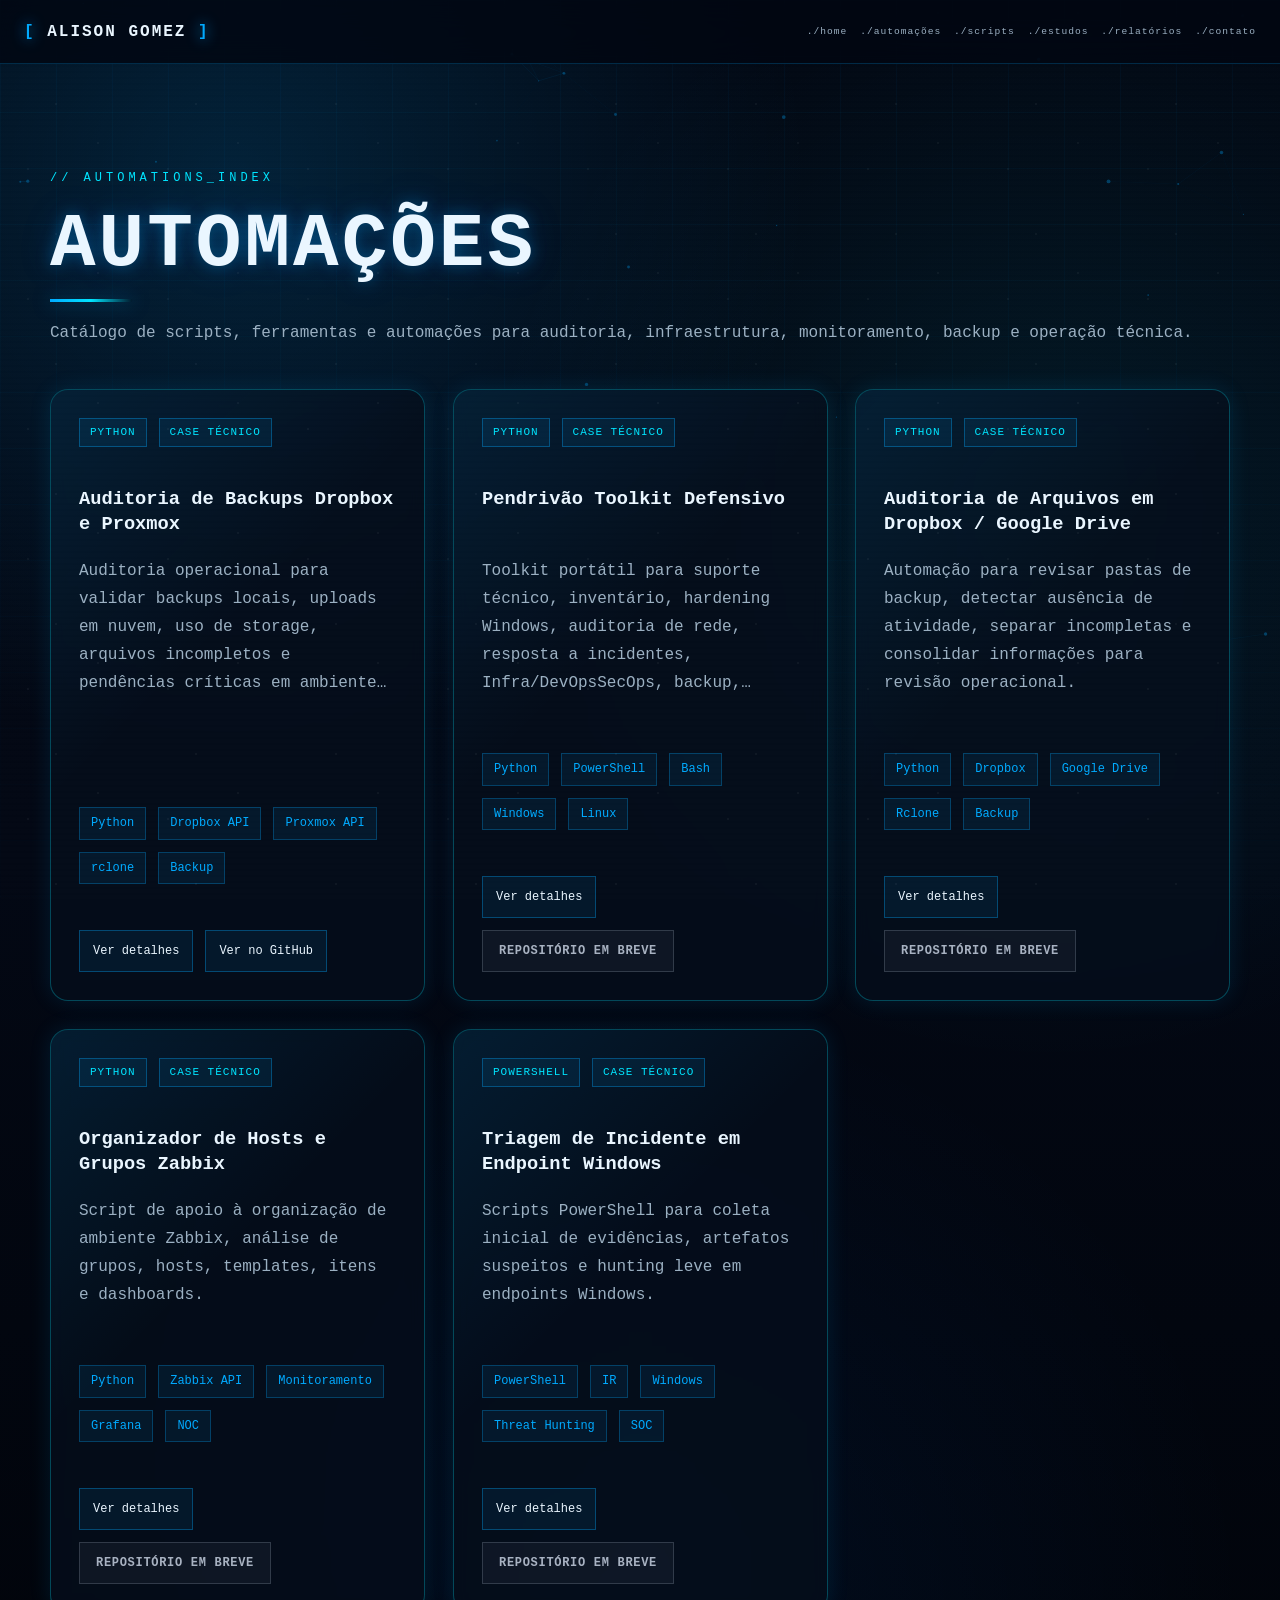
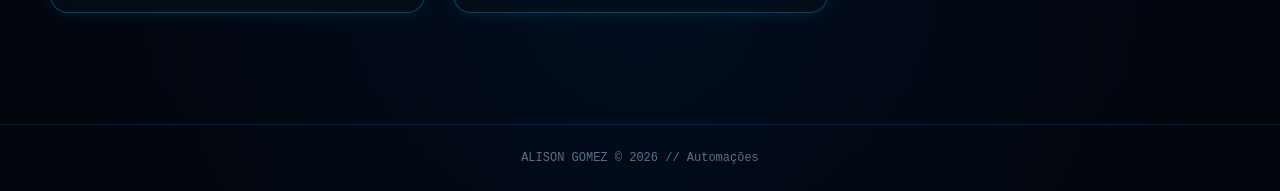
<file: automations/index.html>
<!DOCTYPE html>
<html lang="pt-BR">
<head>
  <base href="../" />
  <meta charset="UTF-8" />
  <meta name="viewport" content="width=device-width, initial-scale=1.0" />

  <title>Automações | Alison Gomez</title>

  <meta name="description" content="Catálogo e detalhes de scripts, automações e ferramentas técnicas de Alison Gomez." />

  <link rel="icon" type="image/png" href="assets/img/favicon.png" />
  <link rel="stylesheet" href="style.css?v=40" />
</head>

<body>
  <canvas id="matrixCanvas" aria-hidden="true"></canvas>
  <div class="scanline" aria-hidden="true"></div>
  <div class="noise" aria-hidden="true"></div>

  <header class="topbar">
    <a href="./#home" class="brand"><span>[</span> ALISON GOMEZ <span>]</span></a>
    <button class="menu-toggle" id="menuToggle" aria-label="Abrir menu"><span></span><span></span><span></span></button>
    <nav class="nav" id="nav">
      <a href="./#home">./home</a>
      <a href="./#automacoes">./automações</a>
      <a href="automations/">./scripts</a>
      <a href="./#estudos">./estudos</a>
      <a href="reports/">./relatórios</a>
      <a href="./#contato">./contato</a>
    </nav>
  </header>

  <main class="section reports-page">
    <div id="automationsRoot"></div>
  </main>

  <footer class="footer"><p>ALISON GOMEZ © <span id="year"></span> // Automações</p></footer>

  <script src="script.js?v=41"></script>
  <script>
    const params = new URLSearchParams(window.location.search);
    const automationId = params.get("id");
    const root = document.getElementById("automationsRoot");

    function list(items) {
      const safeItems = Array.isArray(items) ? items : [];

      if (!safeItems.length) {
        return `<p>Informações em revisão.</p>`;
      }

      return `<ul>${safeItems.map(item => `<li>${item}</li>`).join("")}</ul>`;
    }

    function tags(items) {
      const safeItems = Array.isArray(items) ? items : [];
      return `<div class="report-tags">${safeItems.map(item => `<span>${item}</span>`).join("")}</div>`;
    }

    function automationCard(item) {
      const cardTags = (item.tags || []).slice(0, 5).map(tag => `<span>${tag}</span>`).join("");
      const hasRepository = item.repository && item.repository !== "https://github.com/AlisonAGomez";
      const repositoryAction = hasRepository
        ? `<a href="${item.repository}" target="_blank" rel="noreferrer">${item.repositoryLabel || "GitHub"}</a>`
        : `<span class="link-disabled">Repositório em breve</span>`;

      return `
        <article class="report-list-card automation-list-card automation-clean-card standard-card">
          <div class="report-list-card-content">
            <div class="report-card-meta">
              <span class="report-status">${item.language}</span>
              <span class="report-severity">${item.status}</span>
            </div>

            <div class="card-main">
              <h3>${item.title}</h3>
              <p class="card-summary">${item.summary}</p>
            </div>

            <div class="report-tags">${cardTags}</div>

            <div class="project-links">
              <a href="automations/?id=${item.id}">Ver detalhes</a>
              ${repositoryAction}
            </div>
          </div>
        </article>
      `;
    }

    function gallery(items) {
      const safeItems = Array.isArray(items) ? items : [];

      if (!safeItems.length) {
        return "";
      }

      return `
        <section class="report-detail-card case-gallery-section">
          <h2>Imagens do projeto</h2>
          <div class="case-gallery">
            ${safeItems.map(image => `
              <figure class="case-gallery-item">
                <a href="${image.src}" target="_blank" rel="noreferrer">
                  <img src="${image.src}" alt="${image.alt || image.title}" loading="lazy" />
                </a>
                <figcaption>
                  <strong>${image.title}</strong>
                  <span>${image.description || ""}</span>
                </figcaption>
              </figure>
            `).join("")}
          </div>
        </section>
      `;
    }

    function optionalSection(title, itemsOrText) {
      if (!itemsOrText) return "";
      if (Array.isArray(itemsOrText) && !itemsOrText.length) return "";

      const content = Array.isArray(itemsOrText)
        ? list(itemsOrText)
        : `<p>${itemsOrText}</p>`;

      return `
        <section class="report-detail-card">
          <h2>${title}</h2>
          ${content}
        </section>
      `;
    }

    function customSections(sections) {
      if (!Array.isArray(sections) || !sections.length) {
        return "";
      }

      return sections.map(section => optionalSection(section.title, section.items || section.text)).join("");
    }

    function defaultSections(item) {
      const details = item.details || {};

      return `
        ${optionalSection("Problema identificado", details.problem)}
        ${optionalSection("Arquitetura da solução", details.architecture)}
        ${optionalSection("Auditoria Dropbox", details.dropbox)}
        ${optionalSection("Auditoria Proxmox", details.proxmox)}
        ${optionalSection("Regras e status", details.statusRules)}
        ${optionalSection("Funcionalidades", item.features)}
        ${optionalSection("Benefícios do projeto", details.benefits)}
        ${optionalSection("Resultado final", details.result)}
      `;
    }

    function renderCatalog(items) {
      document.title = "Automações | Alison Gomez";

      root.innerHTML = `
        <div class="section-head reveal visible">
          <span class="section-tag">// AUTOMATIONS_INDEX</span>
          <h2>Automações</h2>
          <p class="section-subtitle">Catálogo de scripts, ferramentas e automações para auditoria, infraestrutura, monitoramento, backup e operação técnica.</p>
        </div>

        <div class="reports-grid-page">
          ${items.map(automationCard).join("")}
        </div>
      `;
    }

    function renderAutomation(item) {
      const details = item.details || {};
      const sections = Array.isArray(details.sections) && details.sections.length
        ? customSections(details.sections)
        : defaultSections(item);
      const hasRepository = item.repository && item.repository !== "https://github.com/AlisonAGomez";
      const repositoryAction = hasRepository
        ? `<a href="${item.repository}" target="_blank" rel="noreferrer">${item.repositoryLabel || "GitHub"}</a>`
        : `<span class="link-disabled">Repositório em breve</span>`;

      document.title = `${item.title} | Alison Gomez`;

      root.innerHTML = `
        <div class="report-detail-layout">
          <article>
            <section class="report-detail-panel">
              <span class="section-tag">// AUTOMATION_DETAIL</span>
              <h1>${item.title}</h1>
              <p>${item.subtitle}</p>

              <div class="report-card-meta">
                <span class="report-status">${item.language}</span>
                <span class="report-severity">${item.status}</span>
                <span class="report-badge">${item.category}</span>
              </div>

              ${tags(item.tags)}
            </section>

            <section class="report-detail-card">
              <h2>Visão geral</h2>
              <p>${details.overview || item.summary}</p>
            </section>

            ${gallery(item.gallery)}
            ${sections}

            <section class="report-detail-card">
              <h2>Tecnologias usadas</h2>
              ${tags(item.tech)}
            </section>
          </article>

          <aside>
            <div class="report-aside-card">
              <h3>Dados da automação</h3>
              <p><strong>Categoria:</strong> ${item.category}</p>
              <p><strong>Linguagem:</strong> ${item.language}</p>
              <p><strong>Status:</strong> ${item.status}</p>
              <p><strong>Ano:</strong> ${item.date}</p>

              <div class="report-action-stack">
                ${repositoryAction}
                <a href="automations/">Voltar ao catálogo</a>
              </div>
            </div>

            <div class="report-aside-card">
              <h3>Impacto técnico</h3>
              <ul>
                <li>Padronização de rotinas operacionais.</li>
                <li>Redução de tarefas manuais repetitivas.</li>
                <li>Geração de evidências e relatórios.</li>
                <li>Apoio a suporte, infraestrutura e segurança defensiva.</li>
              </ul>
            </div>
          </aside>
        </div>
      `;
    }

    fetch("assets/automations/automations.json", { cache: "no-store" })
      .then(response => response.json())
      .then(items => {
        if (!Array.isArray(items) || items.length === 0) {
          root.innerHTML = `<div class="report-empty">Nenhuma automação cadastrada.</div>`;
          return;
        }

        if (automationId) {
          const item = items.find(entry => entry.id === automationId) || items[0];
          renderAutomation(item);
          return;
        }

        renderCatalog(items);
      })
      .catch(() => {
        root.innerHTML = `
          <div class="report-empty">Não foi possível carregar as automações. Verifique o arquivo assets/automations/automations.json.</div>
        `;
      });
  </script>
</body>
</html>
</file>
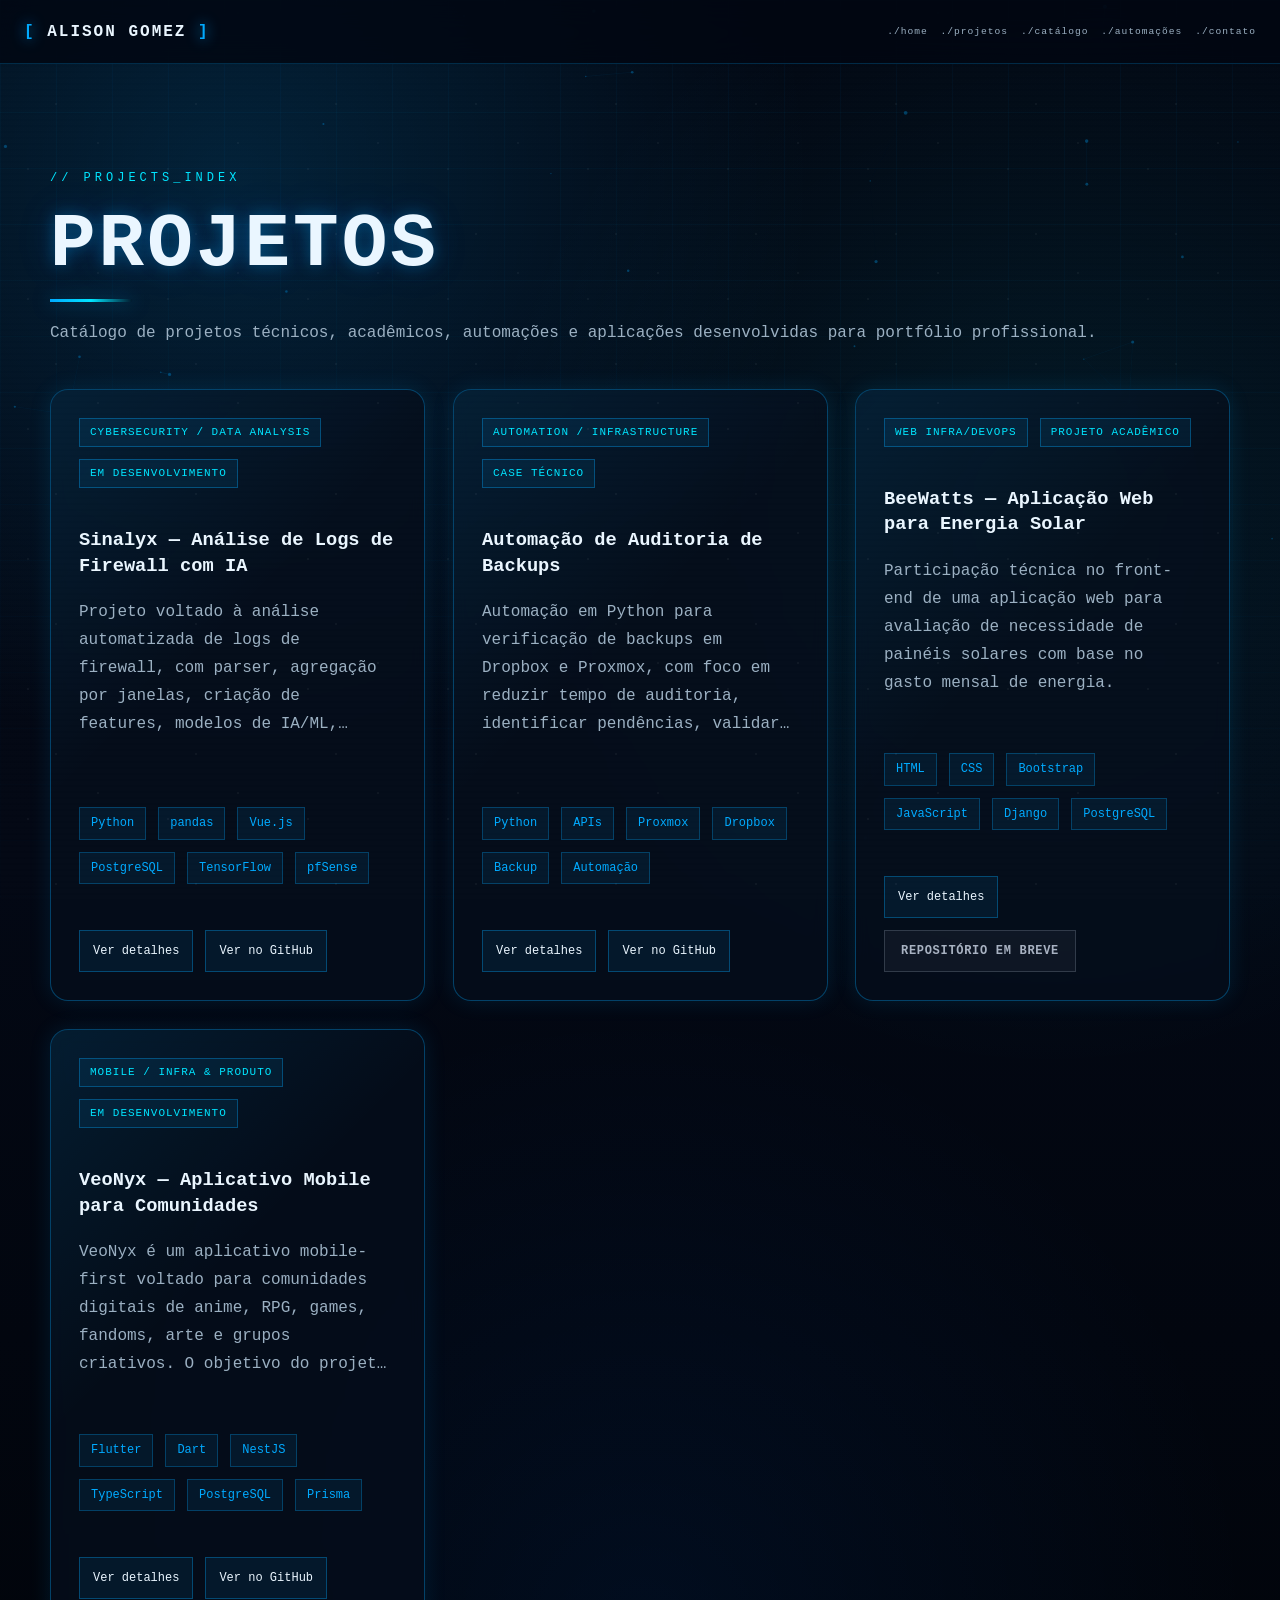
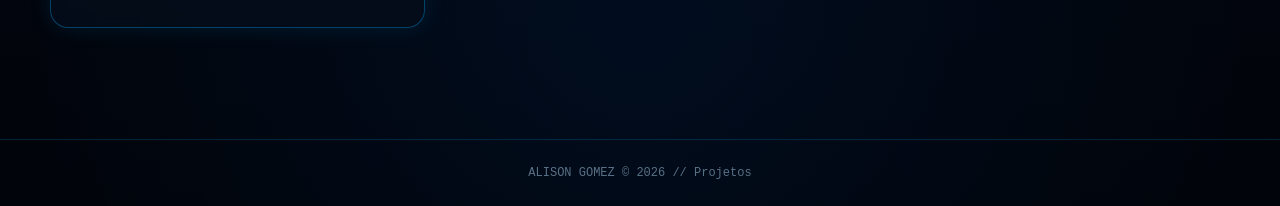
<file: projects/index.html>
<!DOCTYPE html>
<html lang="pt-BR">
<head>
  <base href="../" />
  <meta charset="UTF-8" />
  <meta name="viewport" content="width=device-width, initial-scale=1.0" />

  <title>Projetos | Alison Gomez</title>

  <meta name="description" content="Catálogo e detalhes de projetos técnicos de Alison Gomez." />

  <link rel="icon" type="image/png" href="assets/img/favicon.png" />
  <link rel="stylesheet" href="style.css?v=40" />
</head>

<body>
  <canvas id="matrixCanvas" aria-hidden="true"></canvas>
  <div class="scanline" aria-hidden="true"></div>
  <div class="noise" aria-hidden="true"></div>

  <header class="topbar">
    <a href="./#home" class="brand"><span>[</span> ALISON GOMEZ <span>]</span></a>

    <button class="menu-toggle" id="menuToggle" aria-label="Abrir menu">
      <span></span><span></span><span></span>
    </button>

    <nav class="nav" id="nav">
      <a href="./#home">./home</a>
      <a href="./#projetos">./projetos</a>
      <a href="projects/">./catálogo</a>
      <a href="./#automacoes">./automações</a>
      <a href="./#contato">./contato</a>
    </nav>
  </header>

  <main class="section reports-page">
    <div id="projectsRoot"></div>
  </main>

  <footer class="footer">
    <p>ALISON GOMEZ © <span id="year"></span> // Projetos</p>
  </footer>

  <script src="script.js?v=41"></script>

  <script>
    const params = new URLSearchParams(window.location.search);
    const projectId = params.get("id");
    const root = document.getElementById("projectsRoot");

    function list(items) {
      const safeItems = Array.isArray(items) ? items : [];
      if (!safeItems.length) return `<p>Informações em revisão.</p>`;
      return `<ul>${safeItems.map(item => `<li>${item}</li>`).join("")}</ul>`;
    }

    function tags(items) {
      const safeItems = Array.isArray(items) ? items : [];
      return `<div class="report-tags">${safeItems.map(item => `<span>${item}</span>`).join("")}</div>`;
    }

    function section(title, itemsOrText) {
      if (!itemsOrText) return "";
      const content = Array.isArray(itemsOrText) ? list(itemsOrText) : `<p>${itemsOrText}</p>`;
      return `
        <section class="report-detail-card">
          <h2>${title}</h2>
          ${content}
        </section>
      `;
    }

    function projectCard(project) {
      const cardTags = (project.tags || []).slice(0, 6).map(tag => `<span>${tag}</span>`).join("");
      const detailUrl = project.detailUrl || `projects/?id=${project.id}`;
      const repositoryAction = project.repository
        ? `<a href="${project.repository}" target="_blank" rel="noreferrer">${project.repositoryLabel || "GitHub"}</a>`
        : `<span class="link-disabled">${project.repositoryLabel || "Repositório em breve"}</span>`;

      return `
        <article class="report-list-card project-catalog-card standard-card reveal visible">
          <div class="report-list-card-content">
            <div class="report-card-meta">
              <span class="report-status">${project.category}</span>
              <span class="report-severity">${project.status}</span>
            </div>

            <div class="card-main">
              <h3>${project.title}</h3>
              <p class="card-summary">${project.summary || project.subtitle}</p>
            </div>

            <div class="report-tags">${cardTags}</div>

            <div class="project-links">
              <a href="${detailUrl}">Ver detalhes</a>
              ${repositoryAction}
            </div>
          </div>
        </article>
      `;
    }

    function renderCatalog(projects) {
      document.title = "Projetos | Alison Gomez";

      root.innerHTML = `
        <div class="section-head reveal visible">
          <span class="section-tag">// PROJECTS_INDEX</span>
          <h2>Projetos</h2>
          <p class="section-subtitle">
            Catálogo de projetos técnicos, acadêmicos, automações e aplicações desenvolvidas para portfólio profissional.
          </p>
        </div>

        <div class="reports-grid-page">
          ${projects.map(projectCard).join("")}
        </div>
      `;
    }

    function renderProject(project) {
      const details = project.details || {};
      const documentationAction = project.documentation
        ? `<a href="${project.documentation}" target="_blank" rel="noreferrer">Baixar documentacao</a>`
        : `<span class="link-disabled">Documentação em breve</span>`;
      const repositoryAction = project.repository
        ? `<a href="${project.repository}" target="_blank" rel="noreferrer">${project.repositoryLabel || "GitHub"}</a>`
        : `<span class="link-disabled">${project.repositoryLabel || "Repositório em breve"}</span>`;

      document.title = `${project.title} | Alison Gomez`;

      root.innerHTML = `
        <div class="report-detail-layout">
          <article>
            <section class="report-detail-panel">
              <span class="section-tag">// PROJECT_DETAIL</span>
              <h1>${project.title}</h1>
              <p>${project.subtitle || project.summary || ""}</p>

              <div class="report-card-meta">
                <span class="report-status">${project.category || "Projeto"}</span>
                <span class="report-severity">${project.status || "Em desenvolvimento"}</span>
                <span class="report-badge">${project.date || "2026"}</span>
              </div>

              ${tags(project.tags)}
            </section>

            ${section("Visão geral", details.overview || project.summary)}
            ${section("Problema que o projeto resolve", details.problem)}
            ${section("Diferenciais do projeto", details.differentials)}
            ${section("Stack técnica", details.stack)}
            ${section("Funcionalidades implementadas", details.features)}
            ${section("Arquitetura simplificada", details.architecture)}
            ${section("Roadmap", details.roadmap)}
            ${section("Aprendizados demonstrados", details.learning)}
          </article>

          <aside>
            <div class="report-aside-card">
              <h3>Documentação</h3>
              <p>Documento técnico com visão de produto, arquitetura, estado atual, roadmap, QA e diretrizes do projeto.</p>

              <div class="report-action-stack">
                ${documentationAction}
                ${repositoryAction}
                <a href="projects/">Voltar aos projetos</a>
              </div>
            </div>

            <div class="report-aside-card">
              <h3>Resumo</h3>
              <p><strong>Categoria:</strong> ${project.category}</p>
              <p><strong>Status:</strong> ${project.status}</p>
              <p><strong>Ano:</strong> ${project.date}</p>
              <p><strong>Stack:</strong> ${(project.tags || []).slice(0, 6).join(", ") || "Em revisão"}</p>
            </div>
          </aside>
        </div>
      `;
    }

    fetch("assets/projects/projects.json", { cache: "no-store" })
      .then(response => response.json())
      .then(projects => {
        if (!Array.isArray(projects) || projects.length === 0) {
          root.innerHTML = `<div class="report-empty">Nenhum projeto cadastrado.</div>`;
          return;
        }

        if (projectId) {
          const project = projects.find(entry => entry.id === projectId) || projects[0];
          renderProject(project);
          return;
        }

        renderCatalog(projects);
      })
      .catch(() => {
        root.innerHTML = `
          <div class="report-empty">Não foi possível carregar os projetos. Verifique assets/projects/projects.json.</div>
        `;
      });
  </script>
</body>
</html>
</file>
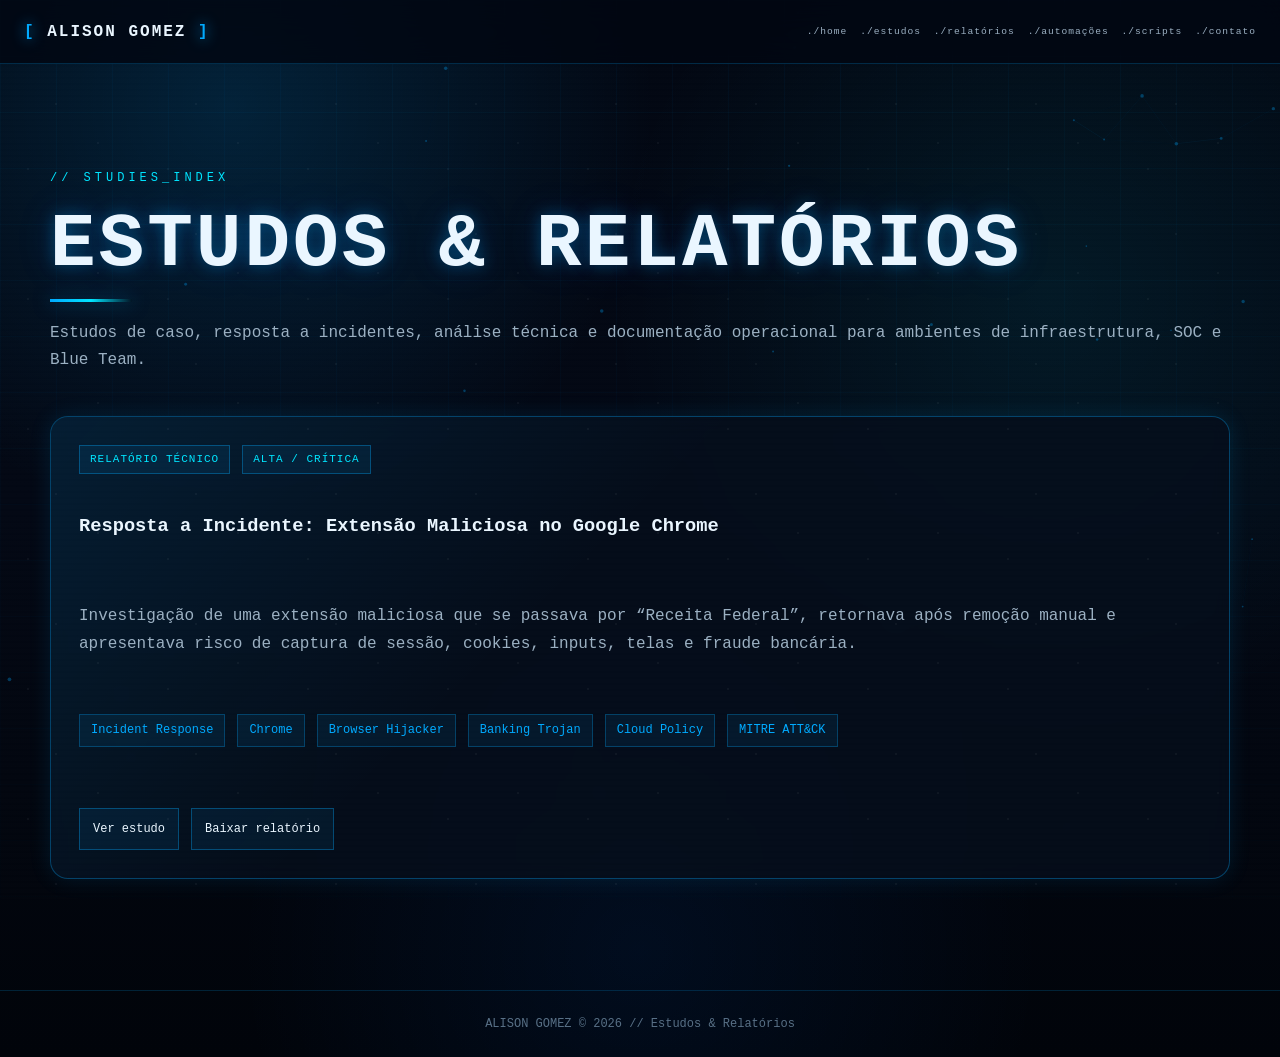
<file: reports/index.html>
<!DOCTYPE html>
<html lang="pt-BR">
<head>
  <base href="../" />
  <meta charset="UTF-8" />
  <meta name="viewport" content="width=device-width, initial-scale=1.0" />

  <title>Estudos & Relatórios | Alison Gomez</title>

  <meta name="description" content="Catálogo e detalhes de estudos técnicos, resposta a incidentes e documentação operacional de Alison Gomez." />

  <link rel="icon" type="image/png" href="assets/img/favicon.png" />
  <link rel="stylesheet" href="style.css?v=40" />
</head>

<body>
  <canvas id="matrixCanvas" aria-hidden="true"></canvas>
  <div class="scanline" aria-hidden="true"></div>
  <div class="noise" aria-hidden="true"></div>

  <header class="topbar">
    <a href="./#home" class="brand"><span>[</span> ALISON GOMEZ <span>]</span></a>

    <button class="menu-toggle" id="menuToggle" aria-label="Abrir menu">
      <span></span><span></span><span></span>
    </button>

    <nav class="nav" id="nav">
      <a href="./#home">./home</a>
      <a href="./#estudos">./estudos</a>
      <a href="reports/">./relatórios</a>
      <a href="./#automacoes">./automações</a>
      <a href="automations/">./scripts</a>
      <a href="./#contato">./contato</a>
    </nav>
  </header>

  <main class="section reports-page">
    <div id="reportsRoot"></div>
  </main>

  <footer class="footer">
    <p>ALISON GOMEZ © <span id="year"></span> // Estudos & Relatórios</p>
  </footer>

  <script src="script.js?v=41"></script>

  <script>
    const params = new URLSearchParams(window.location.search);
    const reportId = params.get("id");
    const root = document.getElementById("reportsRoot");

    function list(items) {
      const safeItems = Array.isArray(items) ? items : [];
      if (!safeItems.length) return `<p>Informações em revisão.</p>`;
      return `<ul>${safeItems.map(item => `<li>${item}</li>`).join("")}</ul>`;
    }

    function tags(items) {
      const safeItems = Array.isArray(items) ? items : [];
      return `<div class="report-tags">${safeItems.map(item => `<span>${item}</span>`).join("")}</div>`;
    }

    function reportCard(report) {
      const cardTags = (report.tags || []).slice(0, 6).map(tag => `<span>${tag}</span>`).join("");

      return `
        <article class="report-list-card report-clean-card reveal visible">
          <div class="report-list-card-content">
            <div class="report-card-meta">
              <span class="report-status">${report.status || "Relatório Técnico"}</span>
              <span class="report-severity">${report.severity || "N/A"}</span>
            </div>

            <h3>${report.title}</h3>
            <p>${report.summary || report.subtitle || ""}</p>

            <div class="report-tags">${cardTags}</div>

            <div class="project-links">
              <a href="reports/?id=${report.id}">Ver estudo</a>
              <a href="${report.pdf}" target="_blank" rel="noreferrer">Baixar relatório</a>
            </div>
          </div>
        </article>
      `;
    }

    function renderCatalog(reports) {
      document.title = "Estudos & Relatórios | Alison Gomez";

      root.innerHTML = `
        <div class="section-head reveal visible">
          <span class="section-tag">// STUDIES_INDEX</span>
          <h2>Estudos & Relatórios</h2>
          <p class="section-subtitle">
            Estudos de caso, resposta a incidentes, análise técnica e documentação operacional para ambientes de infraestrutura, SOC e Blue Team.
          </p>
        </div>

        <div class="reports-grid-page">
          ${reports.map(reportCard).join("")}
        </div>
      `;
    }

    function renderReport(report) {
      const details = report.details || {};

      const overview = details.overview || report.summary || report.subtitle || "Estudo técnico em preparação.";
      const methodology = details.methodology || report.methodology || [];
      const findings = details.findings || report.findings || report.highlights || [];
      const actions = details.actions || report.actions || [];
      const mitre = details.mitre || report.mitre || [];
      const lessons = details.lessons || report.lessons || [];

      document.title = `${report.title} | Alison Gomez`;

      root.innerHTML = `
        <div class="report-detail-layout">
          <article>
            <section class="report-detail-panel">
              <span class="section-tag">// CASE_STUDY</span>
              <h1>${report.title}</h1>
              <p>${report.subtitle || report.summary || ""}</p>

              <div class="report-card-meta">
                <span class="report-badge">${report.type || "Estudo Técnico"}</span>
                <span class="report-severity">${report.severity || "N/A"}</span>
                <span class="report-status">${report.status || "Relatório Técnico"}</span>
                <span class="report-badge">${report.date || "Sem data"}</span>
              </div>

              ${tags(report.tags)}
            </section>

            <section class="report-detail-card">
              <h2>Visão geral</h2>
              <p>${overview}</p>
            </section>

            <section class="report-detail-card">
              <h2>Metodologia</h2>
              ${list(methodology)}
            </section>

            <section class="report-detail-card">
              <h2>Achados principais</h2>
              ${list(findings)}
            </section>

            <section class="report-detail-card">
              <h2>Ações de resposta</h2>
              ${list(actions)}
            </section>

            <section class="report-detail-card">
              <h2>MITRE ATT&CK</h2>
              ${list(mitre)}
            </section>

            <section class="report-detail-card">
              <h2>Lições aprendidas</h2>
              ${list(lessons)}
            </section>
          </article>

          <aside>
            <div class="report-aside-card">
              <h3>Relatório</h3>
              <p>Documento técnico com investigação, evidências, análise e recomendações do caso.</p>

              <div class="report-action-stack">
                <a href="${report.pdf}" target="_blank" rel="noreferrer">Baixar relatório</a>
                <a href="reports/">Voltar ao catálogo</a>
              </div>
            </div>

            <div class="report-aside-card">
              <h3>Resumo</h3>
              <p><strong>Severidade:</strong> ${report.severity || "N/A"}</p>
              <p><strong>Status:</strong> ${report.status || "Relatório Técnico"}</p>
              <p><strong>Tipo:</strong> ${report.type || "Estudo técnico"}</p>
              <p><strong>Data:</strong> ${report.date || "Sem data"}</p>
            </div>
          </aside>
        </div>
      `;
    }

    fetch("assets/reports/reports.json", { cache: "no-store" })
      .then(response => {
        if (!response.ok) throw new Error("HTTP " + response.status);
        return response.json();
      })
      .then(reports => {
        if (!Array.isArray(reports) || reports.length === 0) {
          root.innerHTML = `<div class="report-empty">Nenhum estudo cadastrado.</div>`;
          return;
        }

        if (reportId) {
          const report = reports.find(item => item.id === reportId) || reports[0];
          renderReport(report);
          return;
        }

        renderCatalog(reports);
      })
      .catch((error) => {
        root.innerHTML = `
          <div class="report-empty">
            Não foi possível carregar os estudos.<br>
            Verifique o arquivo <strong>assets/reports/reports.json</strong>.<br>
            Detalhe: ${error.message}
          </div>
        `;
      });
  </script>
</body>
</html>
</file>
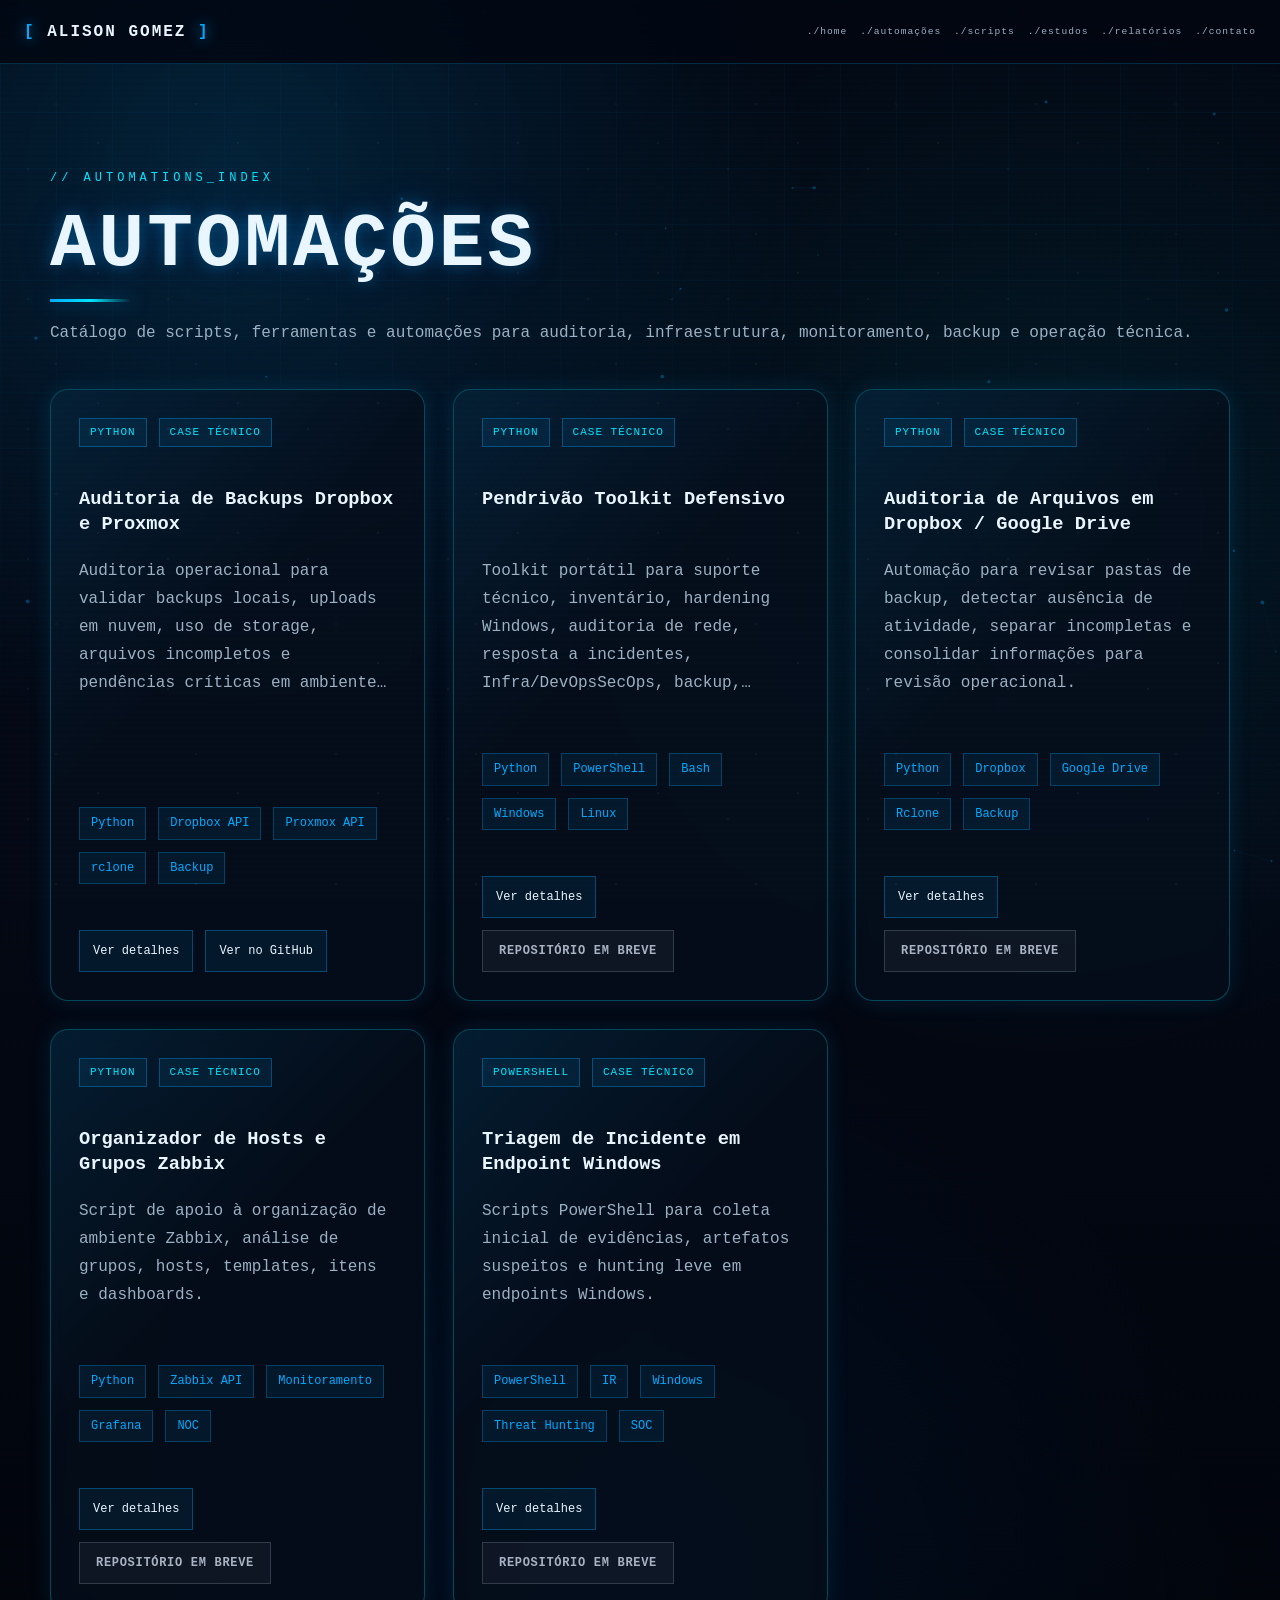
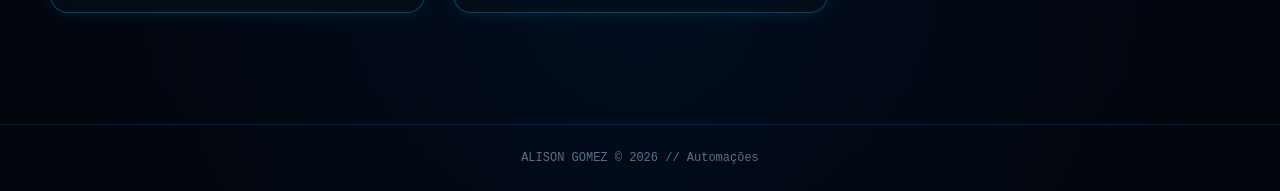
<file: automations.html>
<!DOCTYPE html>
<html lang="pt-BR">
<head>
  <meta charset="UTF-8" />
  <meta name="viewport" content="width=device-width, initial-scale=1.0" />
  <title>Automações | Alison Gomez</title>
  <meta name="description" content="Catálogo de scripts, automações e ferramentas técnicas de Alison Gomez." />
  <link rel="icon" type="image/png" href="assets/img/favicon.png" />
  <link rel="stylesheet" href="style.css?v=38" />
</head>
<body>
  <canvas id="matrixCanvas" aria-hidden="true"></canvas>
  <div class="scanline" aria-hidden="true"></div>
  <div class="noise" aria-hidden="true"></div>

  <header class="topbar">
    <a href="./#home" class="brand"><span>[</span> ALISON GOMEZ <span>]</span></a>
    <button class="menu-toggle" id="menuToggle" aria-label="Abrir menu"><span></span><span></span><span></span></button>
    <nav class="nav" id="nav">
      <a href="./#home">./home</a>
      <a href="./#automacoes">./automações</a>
      <a href="automations/">./scripts</a>
      <a href="./#estudos">./estudos</a>
      <a href="reports/">./relatórios</a>
      <a href="./#contato">./contato</a>
    </nav>
  </header>

  <main class="section reports-page">
    <div class="section-head reveal visible">
      <span class="section-tag">// AUTOMATIONS_INDEX</span>
      <h2>Automações</h2>
      <p class="section-subtitle">Catálogo de scripts, ferramentas e automações para auditoria, infraestrutura, monitoramento, backup e operação técnica.</p>
    </div>

    <div id="automationsGrid" class="reports-grid-page"></div>
  </main>

  <footer class="footer"><p>ALISON GOMEZ © <span id="year"></span> // Automações</p></footer>

  <script src="script.js?v=38"></script>
  <script>
    function automationCard(item) {
      const tags = (item.tags || []).slice(0, 5).map(tag => `<span>${tag}</span>`).join("");
      const hasRepository = item.repository && item.repository !== "https://github.com/AlisonAGomez";
      const repositoryAction = hasRepository
        ? `<a href="${item.repository}" target="_blank" rel="noreferrer">${item.repositoryLabel || "GitHub"}</a>`
        : `<span class="link-disabled">Repositório em breve</span>`;

      return `
        <article class="report-list-card automation-list-card automation-clean-card standard-card">
          <div class="report-list-card-content">
            <div class="report-card-meta">
              <span class="report-status">${item.language}</span>
              <span class="report-severity">${item.status}</span>
            </div>

            <div class="card-main">
              <h3>${item.title}</h3>
              <p class="card-summary">${item.summary}</p>
            </div>

            <div class="report-tags">${tags}</div>

            <div class="project-links">
              <a href="automation/?id=${item.id}">Ver detalhes</a>
              ${repositoryAction}
            </div>
          </div>
        </article>
      `;
    }

    fetch("assets/automations/automations.json", { cache: "no-store" })
      .then(response => response.json())
      .then(items => {
        const grid = document.getElementById("automationsGrid");
        grid.innerHTML = items.map(automationCard).join("");
      })
      .catch(() => {
        document.getElementById("automationsGrid").innerHTML = `
          <div class="report-empty">Não foi possível carregar o catálogo de automações. Verifique o arquivo assets/automations/automations.json.</div>
        `;
      });
  </script>
</body>
</html>
</file>
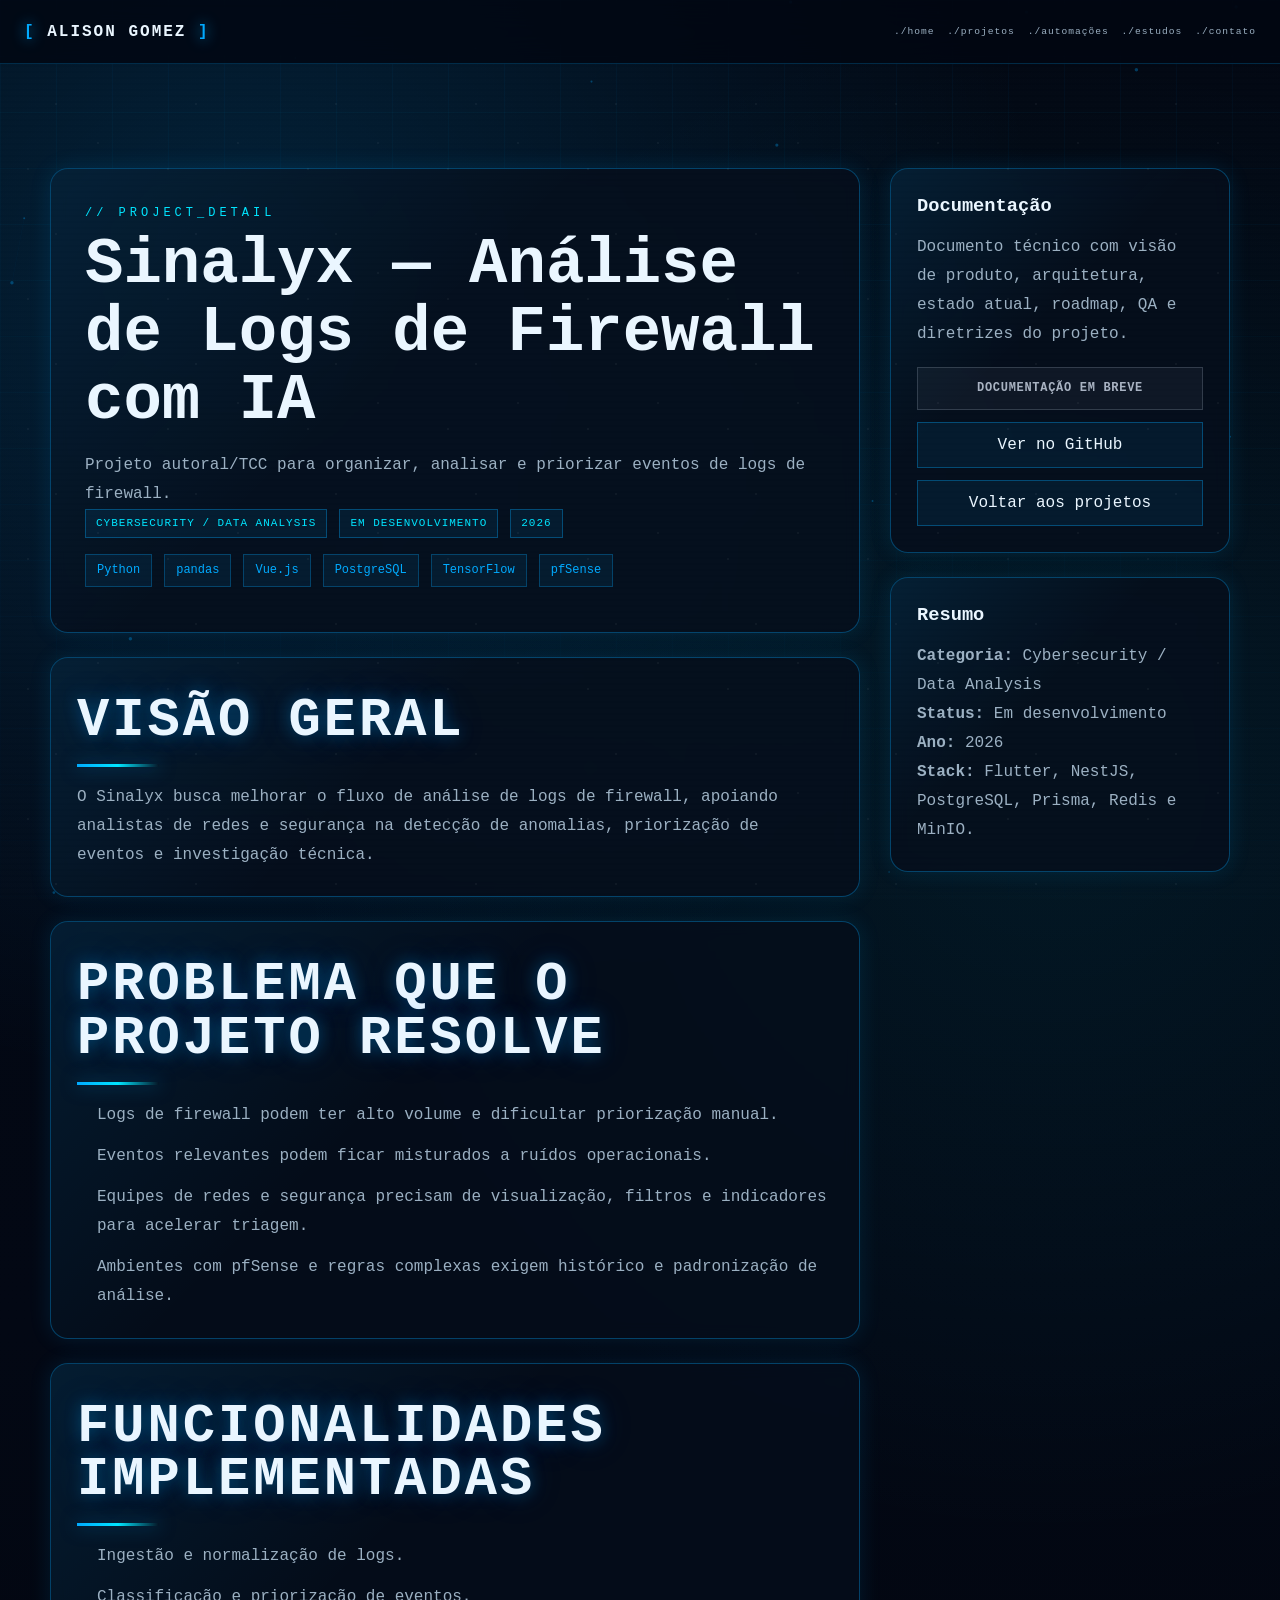
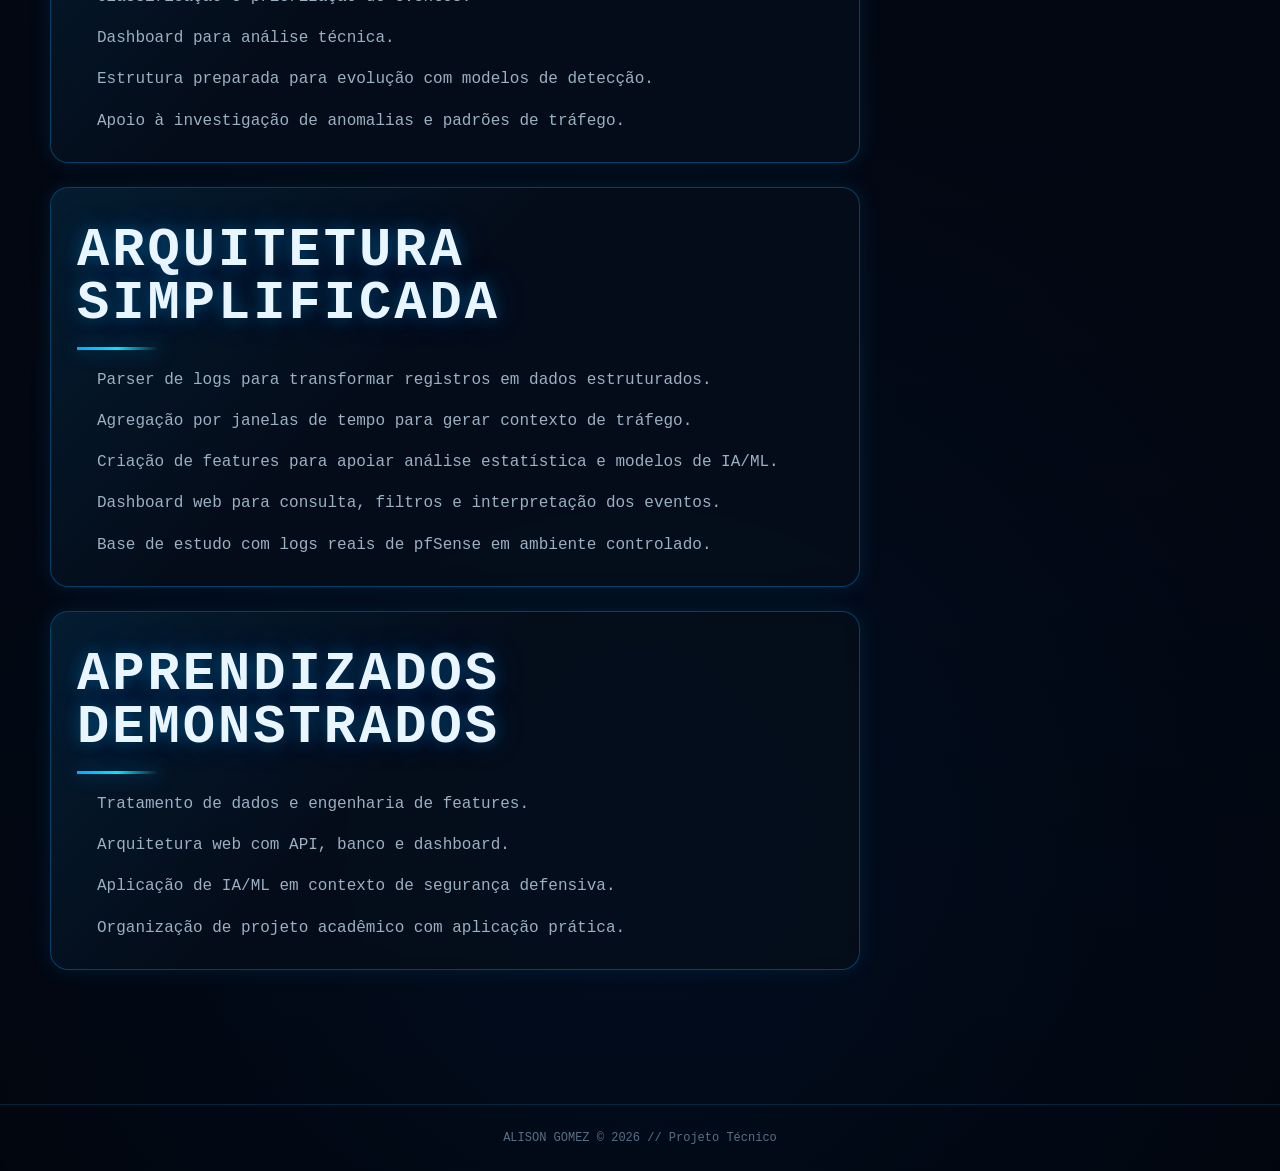
<file: project.html>
<!DOCTYPE html>
<html lang="pt-BR">
<head>
  <meta charset="UTF-8" />
  <meta name="viewport" content="width=device-width, initial-scale=1.0" />

  <title>Projeto | Alison Gomez</title>

  <meta name="description" content="Detalhes de projeto técnico de Alison Gomez." />

  <link rel="icon" type="image/png" href="assets/img/favicon.png" />
  <link rel="stylesheet" href="style.css?v=38" />
</head>

<body>
  <canvas id="matrixCanvas" aria-hidden="true"></canvas>
  <div class="scanline" aria-hidden="true"></div>
  <div class="noise" aria-hidden="true"></div>

  <header class="topbar">
    <a href="./#home" class="brand"><span>[</span> ALISON GOMEZ <span>]</span></a>

    <button class="menu-toggle" id="menuToggle" aria-label="Abrir menu">
      <span></span><span></span><span></span>
    </button>

    <nav class="nav" id="nav">
      <a href="./#home">./home</a>
      <a href="./#projetos">./projetos</a>
      <a href="./#automacoes">./automações</a>
      <a href="./#estudos">./estudos</a>
      <a href="./#contato">./contato</a>
    </nav>
  </header>

  <main class="section reports-page">
    <div id="projectRoot"></div>
  </main>

  <footer class="footer">
    <p>ALISON GOMEZ © <span id="year"></span> // Projeto Técnico</p>
  </footer>

  <script src="script.js?v=38"></script>

  <script>
    const params = new URLSearchParams(window.location.search);
    const projectId = params.get("id");

    function list(items) {
      const safeItems = Array.isArray(items) ? items : [];
      if (!safeItems.length) return `<p>Informações em revisão.</p>`;
      return `<ul>${safeItems.map(item => `<li>${item}</li>`).join("")}</ul>`;
    }

    function tags(items) {
      const safeItems = Array.isArray(items) ? items : [];
      return `<div class="report-tags">${safeItems.map(item => `<span>${item}</span>`).join("")}</div>`;
    }

    function section(title, itemsOrText) {
      if (!itemsOrText) return "";
      const content = Array.isArray(itemsOrText) ? list(itemsOrText) : `<p>${itemsOrText}</p>`;
      return `
        <section class="report-detail-card">
          <h2>${title}</h2>
          ${content}
        </section>
      `;
    }

    function renderProject(project) {
      const details = project.details || {};
      const documentationAction = project.documentation
        ? `<a href="${project.documentation}" target="_blank" rel="noreferrer">Baixar documentação</a>`
        : `<span class="link-disabled">Documentação em breve</span>`;
      const repositoryAction = project.repository
        ? `<a href="${project.repository}" target="_blank" rel="noreferrer">${project.repositoryLabel || "GitHub"}</a>`
        : `<span class="link-disabled">${project.repositoryLabel || "Repositório em breve"}</span>`;
      document.title = `${project.title} | Alison Gomez`;

      return `
        <div class="report-detail-layout">
          <article>
            <section class="report-detail-panel">
              <span class="section-tag">// PROJECT_DETAIL</span>
              <h1>${project.title}</h1>
              <p>${project.subtitle || project.summary || ""}</p>

              <div class="report-card-meta">
                <span class="report-status">${project.category || "Projeto"}</span>
                <span class="report-severity">${project.status || "Em desenvolvimento"}</span>
                <span class="report-badge">${project.date || "2026"}</span>
              </div>

              ${tags(project.tags)}
            </section>

            ${section("Visão geral", details.overview || project.summary)}
            ${section("Problema que o projeto resolve", details.problem)}
            ${section("Diferenciais do projeto", details.differentials)}
            ${section("Stack técnica", details.stack)}
            ${section("Funcionalidades implementadas", details.features)}
            ${section("Arquitetura simplificada", details.architecture)}
            ${section("Roadmap", details.roadmap)}
            ${section("Aprendizados demonstrados", details.learning)}
          </article>

          <aside>
            <div class="report-aside-card">
              <h3>Documentação</h3>
              <p>Documento técnico com visão de produto, arquitetura, estado atual, roadmap, QA e diretrizes do projeto.</p>

              <div class="report-action-stack">
                ${documentationAction}
                ${repositoryAction}
                <a href="./#projetos">Voltar aos projetos</a>
              </div>
            </div>

            <div class="report-aside-card">
              <h3>Resumo</h3>
              <p><strong>Categoria:</strong> ${project.category}</p>
              <p><strong>Status:</strong> ${project.status}</p>
              <p><strong>Ano:</strong> ${project.date}</p>
              <p><strong>Stack:</strong> Flutter, NestJS, PostgreSQL, Prisma, Redis e MinIO.</p>
            </div>
          </aside>
        </div>
      `;
    }

    fetch("assets/projects/projects.json", { cache: "no-store" })
      .then(response => response.json())
      .then(projects => {
        const project = projects.find(entry => entry.id === projectId) || projects[0];
        document.getElementById("projectRoot").innerHTML = renderProject(project);
      })
      .catch(() => {
        document.getElementById("projectRoot").innerHTML = `
          <div class="report-empty">Não foi possível carregar este projeto. Verifique o arquivo assets/projects/projects.json.</div>
        `;
      });
  </script>
</body>
</html>
</file>
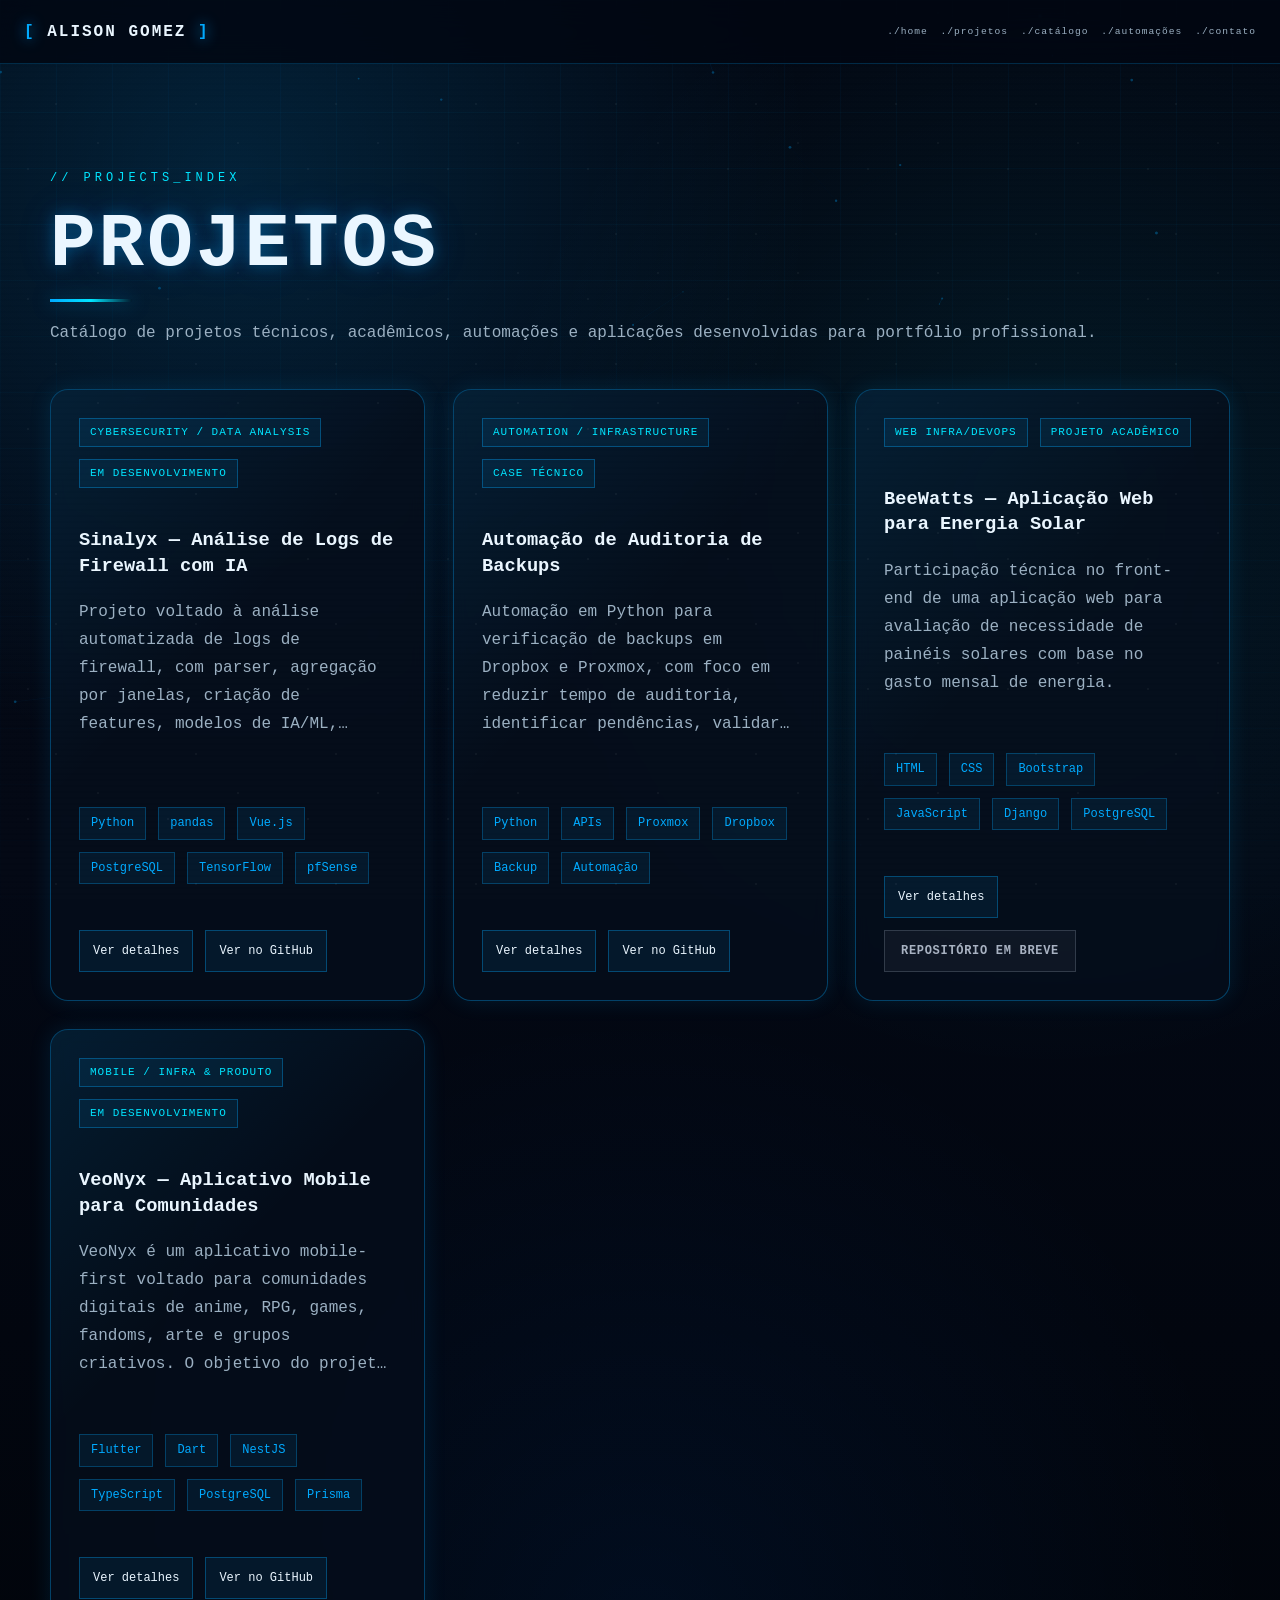
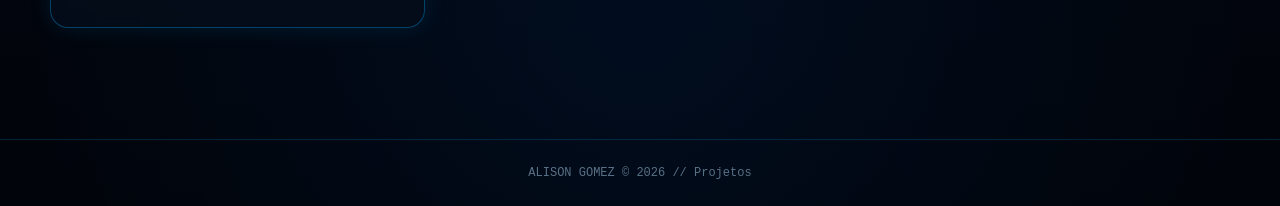
<file: projects.html>
<!DOCTYPE html>
<html lang="pt-BR">
<head>
  <meta charset="UTF-8" />
  <meta name="viewport" content="width=device-width, initial-scale=1.0" />

  <title>Projetos | Alison Gomez</title>

  <meta name="description" content="Catálogo de projetos técnicos de Alison Gomez." />

  <link rel="icon" type="image/png" href="assets/img/favicon.png" />
  <link rel="stylesheet" href="style.css?v=38" />
</head>

<body>
  <canvas id="matrixCanvas" aria-hidden="true"></canvas>
  <div class="scanline" aria-hidden="true"></div>
  <div class="noise" aria-hidden="true"></div>

  <header class="topbar">
    <a href="./#home" class="brand"><span>[</span> ALISON GOMEZ <span>]</span></a>

    <button class="menu-toggle" id="menuToggle" aria-label="Abrir menu">
      <span></span><span></span><span></span>
    </button>

    <nav class="nav" id="nav">
      <a href="./#home">./home</a>
      <a href="./#projetos">./projetos</a>
      <a href="projects/">./catálogo</a>
      <a href="./#automacoes">./automações</a>
      <a href="./#contato">./contato</a>
    </nav>
  </header>

  <main class="section reports-page">
    <div class="section-head reveal visible">
      <span class="section-tag">// PROJECTS_INDEX</span>
      <h2>Projetos</h2>
      <p class="section-subtitle">
        Catálogo de projetos técnicos, acadêmicos, automações e aplicações desenvolvidas para portfólio profissional.
      </p>
    </div>

    <div id="projectsGrid" class="reports-grid-page"></div>
  </main>

  <footer class="footer">
    <p>ALISON GOMEZ © <span id="year"></span> // Projetos</p>
  </footer>

  <script src="script.js?v=38"></script>

  <script>
    function projectCard(project) {
      const tags = (project.tags || []).slice(0, 6).map(tag => `<span>${tag}</span>`).join("");
      const detailUrl = project.detailUrl || `project/?id=${project.id}`;
      const repositoryAction = project.repository
        ? `<a href="${project.repository}" target="_blank" rel="noreferrer">${project.repositoryLabel || "GitHub"}</a>`
        : `<span class="link-disabled">${project.repositoryLabel || "Repositório em breve"}</span>`;

      return `
        <article class="report-list-card project-catalog-card standard-card reveal visible">
          <div class="report-list-card-content">
            <div class="report-card-meta">
              <span class="report-status">${project.category}</span>
              <span class="report-severity">${project.status}</span>
            </div>

            <div class="card-main">
              <h3>${project.title}</h3>
              <p class="card-summary">${project.summary || project.subtitle}</p>
            </div>

            <div class="report-tags">${tags}</div>

            <div class="project-links">
              <a href="${detailUrl}">Ver detalhes</a>
              ${repositoryAction}
            </div>
          </div>
        </article>
      `;
    }

    fetch("assets/projects/projects.json", { cache: "no-store" })
      .then(response => response.json())
      .then(projects => {
        document.getElementById("projectsGrid").innerHTML = projects.map(projectCard).join("");
      })
      .catch(() => {
        document.getElementById("projectsGrid").innerHTML = `
          <div class="report-empty">Não foi possível carregar os projetos. Verifique assets/projects/projects.json.</div>
        `;
      });
  </script>
</body>
</html>
</file>
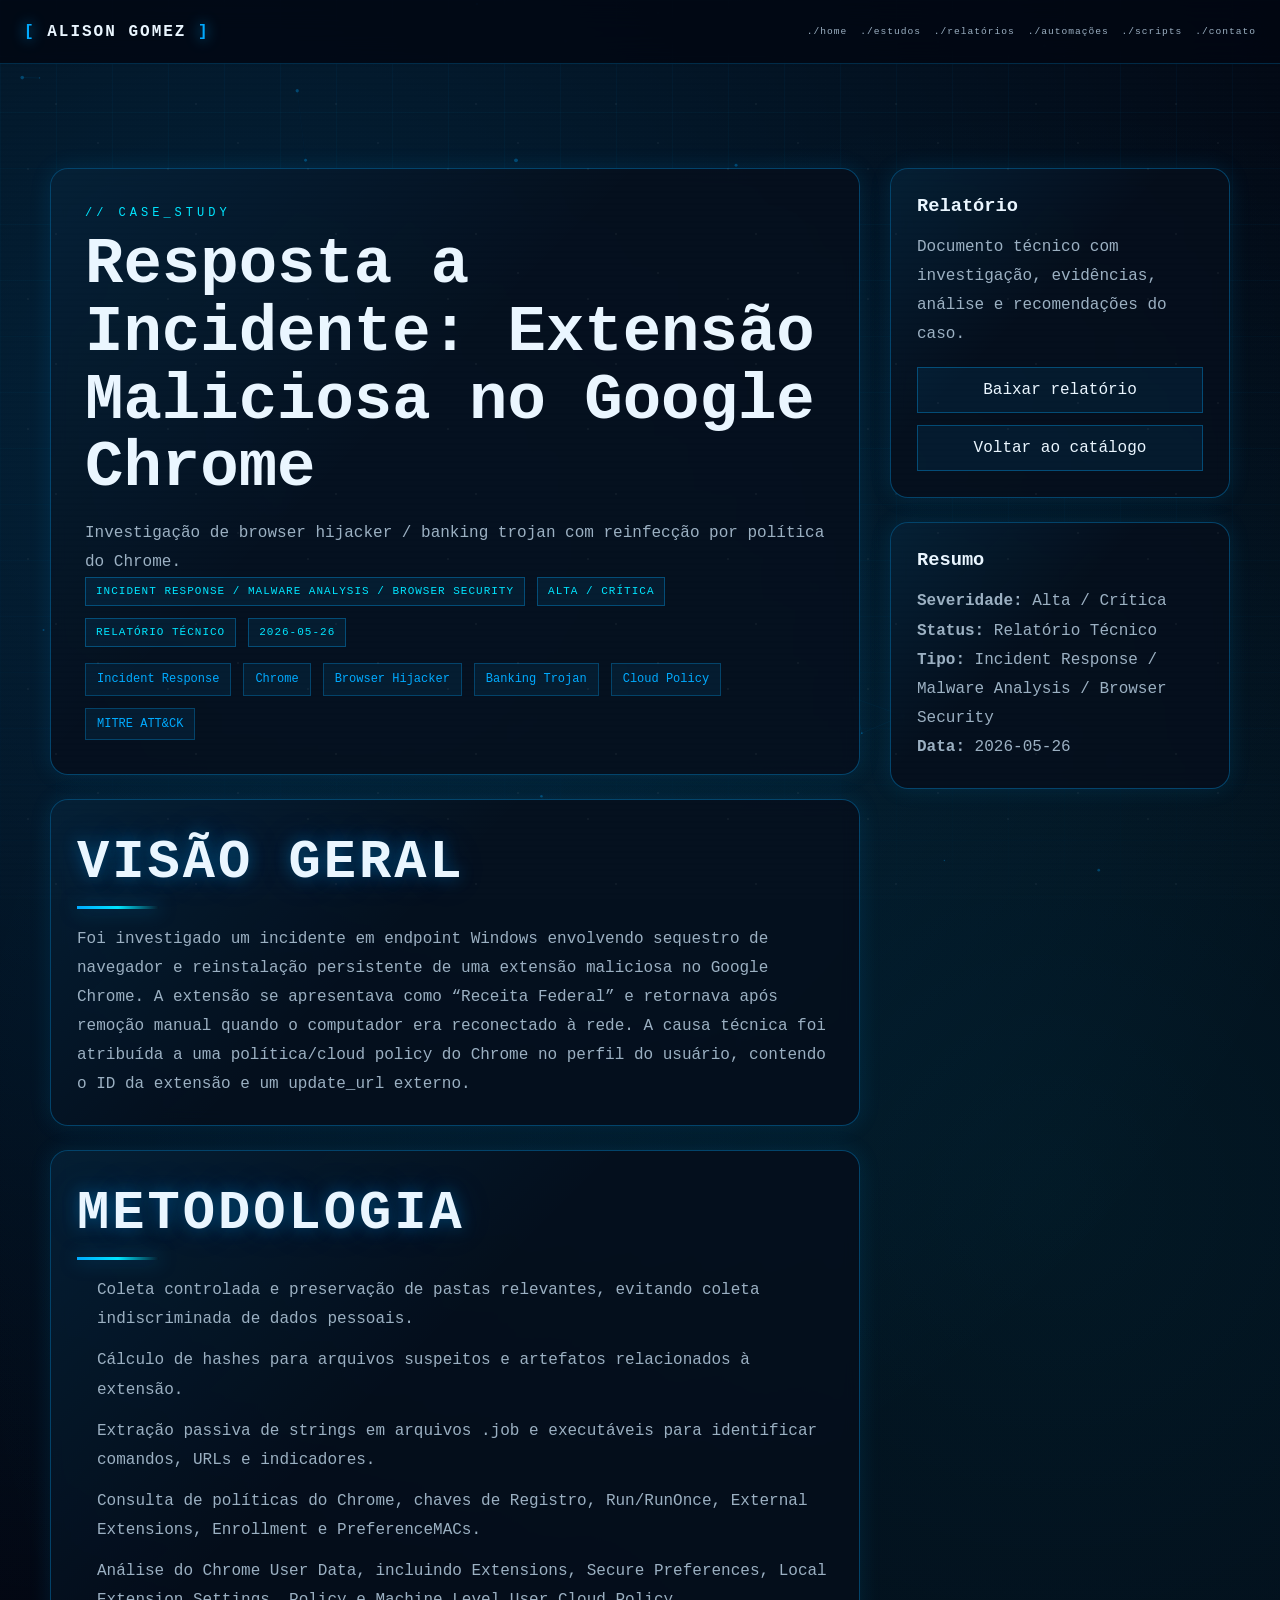
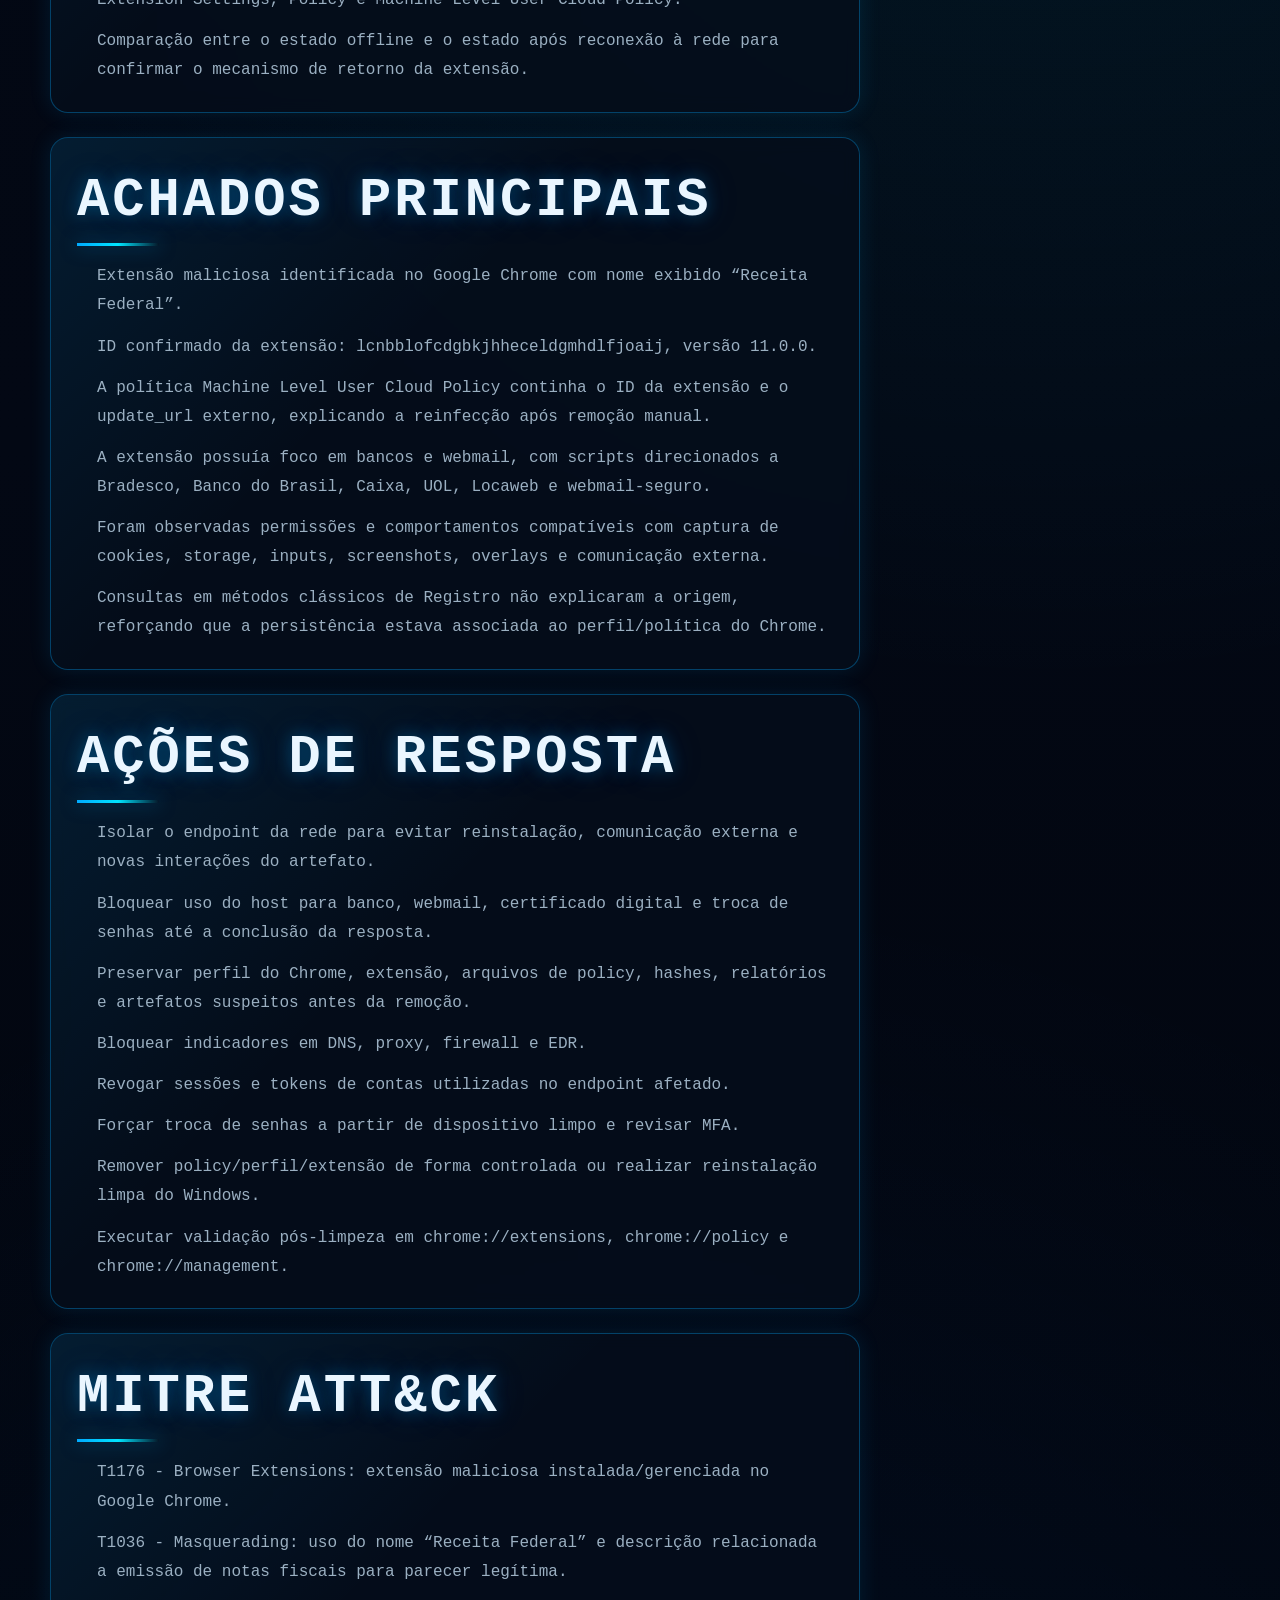
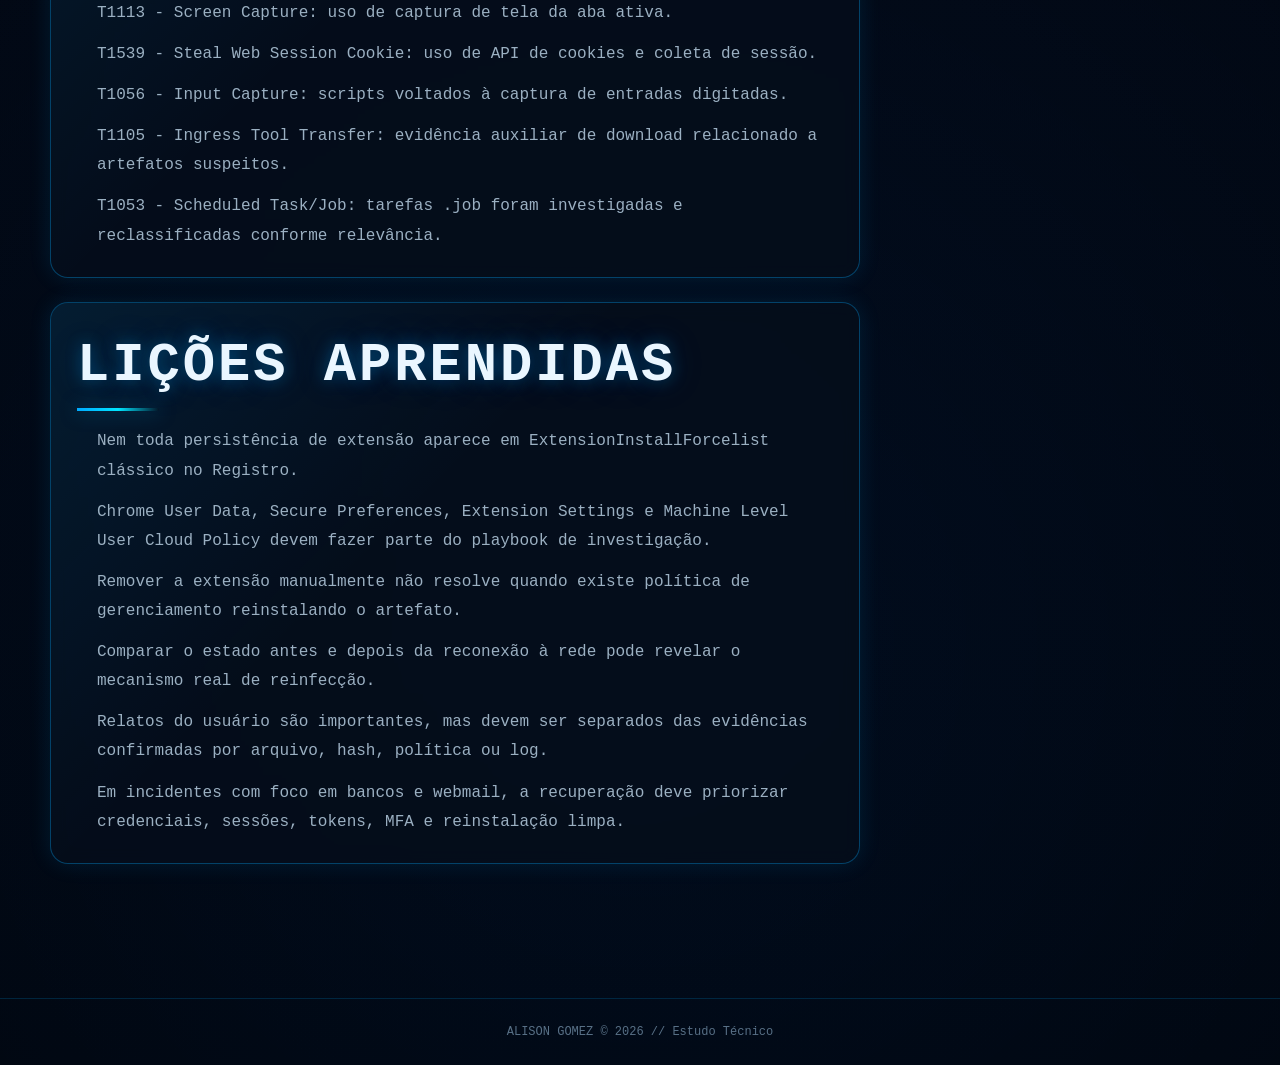
<file: report.html>
<!DOCTYPE html>
<html lang="pt-BR">
<head>
    <meta charset="UTF-8" />
  <meta name="viewport" content="width=device-width, initial-scale=1.0" />

  <title>Estudo Técnico | Alison Gomez</title>

  <meta name="description" content="Detalhes de estudo técnico, relatório e resposta a incidente." />

  <link rel="icon" type="image/png" href="assets/img/favicon.png" />
  <link rel="stylesheet" href="style.css?v=38" />
</head>

<body>
  <canvas id="matrixCanvas" aria-hidden="true"></canvas>
  <div class="scanline" aria-hidden="true"></div>
  <div class="noise" aria-hidden="true"></div>

  <header class="topbar">
    <a href="./#home" class="brand"><span>[</span> ALISON GOMEZ <span>]</span></a>

    <button class="menu-toggle" id="menuToggle" aria-label="Abrir menu">
      <span></span><span></span><span></span>
    </button>

    <nav class="nav" id="nav">
      <a href="./#home">./home</a>
      <a href="./#estudos">./estudos</a>
      <a href="reports/">./relatórios</a>
      <a href="./#automacoes">./automações</a>
      <a href="automations/">./scripts</a>
      <a href="./#contato">./contato</a>
    </nav>
  </header>

  <main class="section reports-page">
    <div id="reportRoot"></div>
  </main>

  <footer class="footer">
    <p>ALISON GOMEZ © <span id="year"></span> // Estudo Técnico</p>
  </footer>

  <script src="script.js?v=38"></script>

  <script>
    const params = new URLSearchParams(window.location.search);
    const reportId = params.get("id");

    function list(items) {
      const safeItems = Array.isArray(items) ? items : [];

      if (!safeItems.length) {
        return `<p>Informações em revisão.</p>`;
      }

      return `<ul>${safeItems.map(item => `<li>${item}</li>`).join("")}</ul>`;
    }

    function tags(items) {
      const safeItems = Array.isArray(items) ? items : [];

      return `<div class="report-tags">${safeItems.map(item => `<span>${item}</span>`).join("")}</div>`;
    }

    function renderReport(report) {
      const details = report.details || {};

      const overview = details.overview || report.summary || report.subtitle || "Estudo técnico em preparação.";
      const methodology = details.methodology || report.methodology || [];
      const findings = details.findings || report.findings || report.highlights || [];
      const actions = details.actions || report.actions || [];
      const mitre = details.mitre || report.mitre || [];
      const lessons = details.lessons || report.lessons || [];

      document.title = `${report.title} | Alison Gomez`;

      return `
        <div class="report-detail-layout">
          <article>
            <section class="report-detail-panel">
              <span class="section-tag">// CASE_STUDY</span>
              <h1>${report.title}</h1>
              <p>${report.subtitle || report.summary || ""}</p>

              <div class="report-card-meta">
                <span class="report-badge">${report.type || "Estudo Técnico"}</span>
                <span class="report-severity">${report.severity || "N/A"}</span>
                <span class="report-status">${report.status || "Relatório Técnico"}</span>
                <span class="report-badge">${report.date || "Sem data"}</span>
              </div>

              ${tags(report.tags)}
            </section>

            <section class="report-detail-card">
              <h2>Visão geral</h2>
              <p>${overview}</p>
            </section>

            <section class="report-detail-card">
              <h2>Metodologia</h2>
              ${list(methodology)}
            </section>

            <section class="report-detail-card">
              <h2>Achados principais</h2>
              ${list(findings)}
            </section>

            <section class="report-detail-card">
              <h2>Ações de resposta</h2>
              ${list(actions)}
            </section>

            <section class="report-detail-card">
              <h2>MITRE ATT&CK</h2>
              ${list(mitre)}
            </section>

            <section class="report-detail-card">
              <h2>Lições aprendidas</h2>
              ${list(lessons)}
            </section>
          </article>

          <aside>
            <div class="report-aside-card">
              <h3>Relatório</h3>
              <p>Documento técnico com investigação, evidências, análise e recomendações do caso.</p>

              <div class="report-action-stack">
                <a href="${report.pdf}" target="_blank" rel="noreferrer">Baixar relatório</a>
                <a href="reports/">Voltar ao catálogo</a>
              </div>
            </div>

            <div class="report-aside-card">
              <h3>Resumo</h3>
              <p><strong>Severidade:</strong> ${report.severity || "N/A"}</p>
              <p><strong>Status:</strong> ${report.status || "Relatório Técnico"}</p>
              <p><strong>Tipo:</strong> ${report.type || "Estudo técnico"}</p>
              <p><strong>Data:</strong> ${report.date || "Sem data"}</p>
            </div>
          </aside>
        </div>
      `;
    }

    async function loadReport() {
      const root = document.getElementById("reportRoot");

      try {
        const response = await fetch("assets/reports/reports.json", { cache: "no-store" });

        if (!response.ok) {
          throw new Error("HTTP " + response.status);
        }

        const reports = await response.json();

        if (!Array.isArray(reports) || reports.length === 0) {
          throw new Error("Lista de relatórios vazia");
        }

        const report = reports.find(item => item.id === reportId) || reports[0];

        root.innerHTML = renderReport(report);
      } catch (error) {
        root.innerHTML = `
          <div class="report-empty">
            Não foi possível carregar o relatório.<br>
            Verifique o arquivo <strong>assets/reports/reports.json</strong>.<br>
            Detalhe: ${error.message}
          </div>
        `;
      }
    }

    loadReport();
  </script>
</body>
</html>
</file>
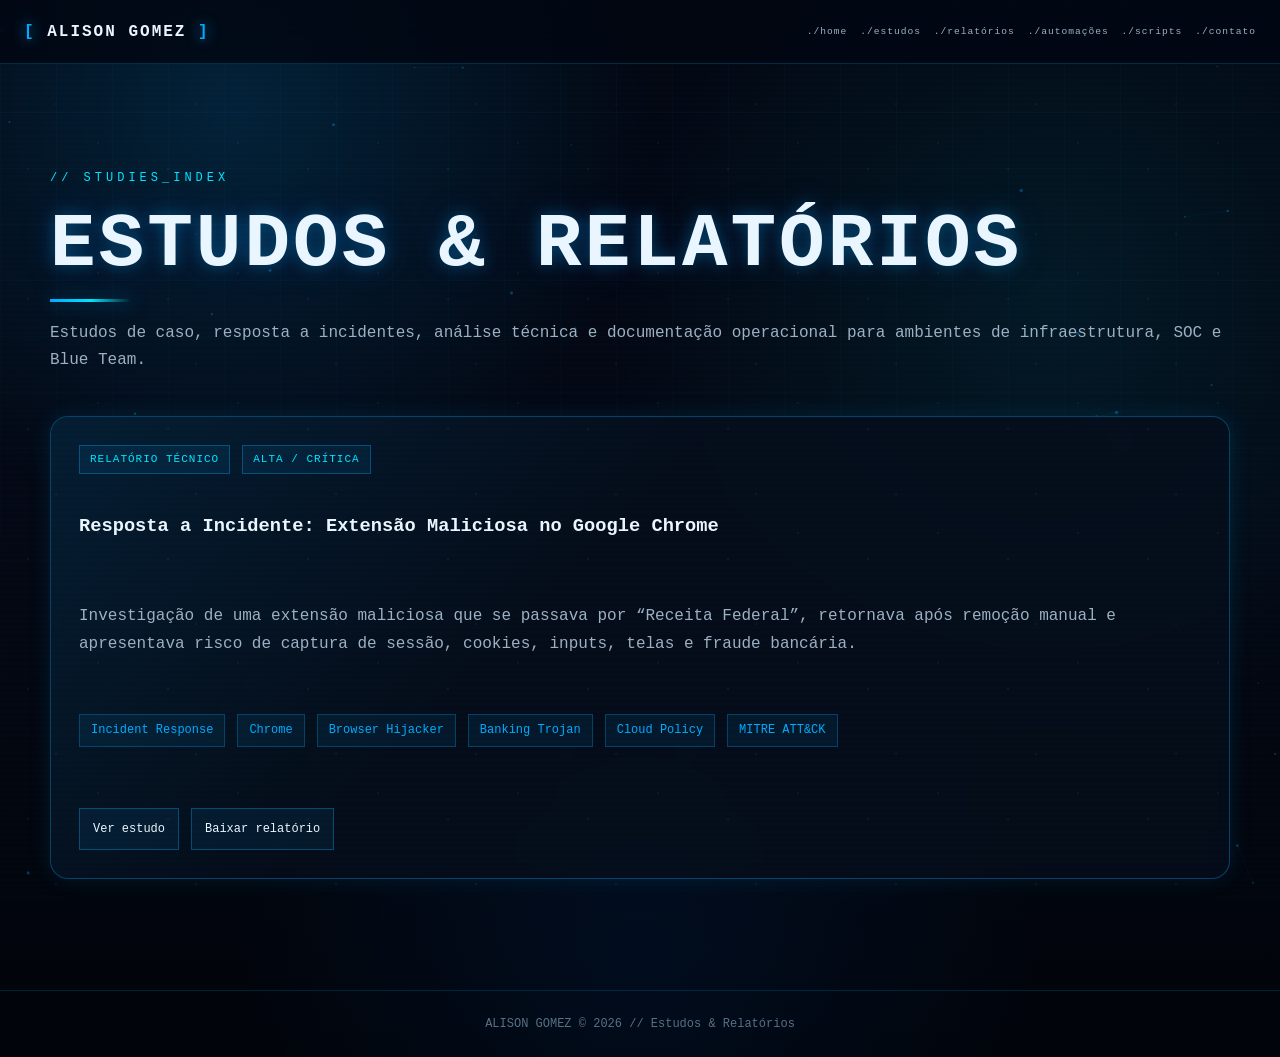
<file: reports.html>
<!DOCTYPE html>
<html lang="pt-BR">
<head>
    <meta charset="UTF-8" />
  <meta name="viewport" content="width=device-width, initial-scale=1.0" />

  <title>Estudos & Relatórios | Alison Gomez</title>

  <meta name="description" content="Catálogo de estudos técnicos, resposta a incidentes e documentação operacional de Alison Gomez." />

  <link rel="icon" type="image/png" href="assets/img/favicon.png" />
  <link rel="stylesheet" href="style.css?v=38" />
</head>

<body>
  <canvas id="matrixCanvas" aria-hidden="true"></canvas>
  <div class="scanline" aria-hidden="true"></div>
  <div class="noise" aria-hidden="true"></div>

  <header class="topbar">
    <a href="./#home" class="brand"><span>[</span> ALISON GOMEZ <span>]</span></a>

    <button class="menu-toggle" id="menuToggle" aria-label="Abrir menu">
      <span></span><span></span><span></span>
    </button>

    <nav class="nav" id="nav">
      <a href="./#home">./home</a>
      <a href="./#estudos">./estudos</a>
      <a href="reports/">./relatórios</a>
      <a href="./#automacoes">./automações</a>
      <a href="automations/">./scripts</a>
      <a href="./#contato">./contato</a>
    </nav>
  </header>

  <main class="section reports-page">
    <div class="section-head reveal visible">
      <span class="section-tag">// STUDIES_INDEX</span>
      <h2>Estudos & Relatórios</h2>
      <p class="section-subtitle">
        Estudos de caso, resposta a incidentes, análise técnica e documentação operacional para ambientes de infraestrutura, SOC e Blue Team.
      </p>
    </div>

    <div id="reportsGrid" class="reports-grid-page"></div>
  </main>

  <footer class="footer">
    <p>ALISON GOMEZ © <span id="year"></span> // Estudos & Relatórios</p>
  </footer>

  <script src="script.js?v=38"></script>

  <script>
    function reportCard(report) {
      const tags = (report.tags || []).slice(0, 6).map(tag => `<span>${tag}</span>`).join("");

      return `
        <article class="report-list-card report-clean-card reveal visible">
          <div class="report-list-card-content">
            <div class="report-card-meta">
              <span class="report-status">${report.status || "Relatório Técnico"}</span>
              <span class="report-severity">${report.severity || "N/A"}</span>
            </div>

            <h3>${report.title}</h3>
            <p>${report.summary || report.subtitle || ""}</p>

            <div class="report-tags">${tags}</div>

            <div class="project-links">
              <a href="report/?id=${report.id}">Ver estudo</a>
              <a href="${report.pdf}" target="_blank" rel="noreferrer">Baixar relatório</a>
            </div>
          </div>
        </article>
      `;
    }

    fetch("assets/reports/reports.json", { cache: "no-store" })
      .then(response => {
        if (!response.ok) {
          throw new Error("HTTP " + response.status);
        }

        return response.json();
      })
      .then(reports => {
        const grid = document.getElementById("reportsGrid");

        if (!Array.isArray(reports) || reports.length === 0) {
          grid.innerHTML = `<div class="report-empty">Nenhum estudo cadastrado.</div>`;
          return;
        }

        grid.innerHTML = reports.map(reportCard).join("");
      })
      .catch((error) => {
        document.getElementById("reportsGrid").innerHTML = `
          <div class="report-empty">
            Não foi possível carregar o catálogo de estudos.<br>
            Verifique o arquivo <strong>assets/reports/reports.json</strong>.<br>
            Detalhe: ${error.message}
          </div>
        `;
      });
  </script>
</body>
</html>
</file>
<file: style.css>
:root {
  --bg: #020712;
  --bg-soft: #050b18;
  --panel: rgba(5, 14, 28, 0.82);
  --panel-strong: rgba(7, 20, 38, 0.94);

  --text: #eaf6ff;
  --muted: #9bb0c2;
  --muted-2: #587086;

  --blue: #00aaff;
  --blue-2: #006eff;
  --cyan: #00e5ff;
  --green: #00ff8b;
  --orange: #ffb020;
  --purple: #a855f7;

  --border: rgba(0, 170, 255, 0.34);
  --shadow: 0 0 38px rgba(0, 170, 255, 0.2);

  --radius: 18px;
  --max: 1240px;
}

* {
  box-sizing: border-box;
  margin: 0;
  padding: 0;
}

html {
  scroll-behavior: smooth;
  scroll-padding-top: 82px;
}

body {
  min-height: 100vh;
  color: var(--text);
  font-family: "Consolas", "Courier New", monospace;
  background:
    radial-gradient(circle at 18% 10%, rgba(0, 170, 255, 0.16), transparent 30%),
    radial-gradient(circle at 82% 28%, rgba(0, 229, 255, 0.08), transparent 34%),
    radial-gradient(circle at 50% 90%, rgba(0, 110, 255, 0.08), transparent 35%),
    linear-gradient(180deg, #020712 0%, #030814 48%, #01040a 100%);
  overflow-x: hidden;
}

body::before {
  content: "";
  position: fixed;
  inset: 0;
  z-index: -3;
  background-image:
    linear-gradient(rgba(0, 170, 255, 0.055) 1px, transparent 1px),
    linear-gradient(90deg, rgba(0, 170, 255, 0.055) 1px, transparent 1px);
  background-size: 56px 56px;
  mask-image: linear-gradient(to bottom, rgba(0,0,0,0.75), rgba(0,0,0,0.15));
  -webkit-mask-image: linear-gradient(to bottom, rgba(0,0,0,0.75), rgba(0,0,0,0.15));
}

a {
  color: inherit;
  text-decoration: none;
}

ul {
  list-style: none;
}

#matrixCanvas {
  position: fixed;
  inset: 0;
  z-index: -2;
  width: 100%;
  height: 100%;
  opacity: 0.72;
}

.scanline {
  pointer-events: none;
  position: fixed;
  inset: 0;
  z-index: 20;
  background: linear-gradient(
    to bottom,
    transparent 0%,
    rgba(255, 255, 255, 0.025) 50%,
    transparent 100%
  );
  background-size: 100% 6px;
  mix-blend-mode: overlay;
}

.noise {
  pointer-events: none;
  position: fixed;
  inset: 0;
  z-index: 19;
  opacity: 0.045;
  background-image:
    radial-gradient(circle at 20% 30%, #fff 0 1px, transparent 1px),
    radial-gradient(circle at 70% 10%, #fff 0 1px, transparent 1px),
    radial-gradient(circle at 40% 80%, #fff 0 1px, transparent 1px);
  background-size: 140px 130px;
}

.topbar {
  position: fixed;
  top: 0;
  left: 0;
  right: 0;
  z-index: 30;
  min-height: 68px;
  display: flex;
  align-items: center;
  justify-content: space-between;
  gap: 18px;
  padding: 0 24px;
  border-bottom: 1px solid rgba(0, 170, 255, 0.22);
  background: rgba(2, 7, 18, 0.82);
  backdrop-filter: blur(16px);
}

.brand {
  flex: 0 0 auto;
  font-weight: 800;
  letter-spacing: 2px;
  text-transform: uppercase;
}

.brand span {
  color: var(--blue);
  text-shadow: 0 0 14px var(--blue);
}

.nav {
  display: flex;
  align-items: center;
  justify-content: flex-end;
  gap: clamp(8px, 1.15vw, 16px);
  min-width: 0;
}

.nav a {
  color: var(--muted);
  font-size: clamp(10px, 0.74vw, 12px);
  letter-spacing: 1px;
  white-space: nowrap;
  transition: 0.25s ease;
}

.nav a:hover {
  color: var(--text);
  text-shadow: 0 0 15px var(--blue);
}

.menu-toggle {
  display: none;
  background: transparent;
  border: 0;
  cursor: pointer;
}

.menu-toggle span {
  display: block;
  width: 26px;
  height: 2px;
  margin: 6px 0;
  background: var(--text);
}

.section {
  width: min(var(--max), calc(100% - 40px));
  margin: 0 auto;
  padding: 110px 0;
}

.section-head {
  margin-bottom: 34px;
}

.section-tag {
  color: var(--cyan);
  letter-spacing: 4px;
  font-size: 12px;
  text-transform: uppercase;
}

.section h2 {
  margin-top: 10px;
  font-size: clamp(40px, 6vw, 76px);
  letter-spacing: 3px;
  text-transform: uppercase;
  line-height: 0.95;
  text-shadow:
    0 0 16px rgba(0, 170, 255, 0.34),
    0 0 38px rgba(0, 110, 255, 0.18);
}

.section h2::after {
  content: "";
  display: block;
  width: 82px;
  height: 3px;
  margin-top: 16px;
  background: linear-gradient(90deg, var(--blue), var(--cyan), transparent);
  box-shadow: 0 0 18px rgba(0, 170, 255, 0.5);
}

.section-subtitle {
  margin-top: 18px;
  color: var(--muted);
  line-height: 1.7;
  max-width: 980px;
}

.hero {
  min-height: 100vh;
  padding-top: 150px;
  display: flex;
  flex-direction: column;
  align-items: center;
  text-align: center;
}

.hero-grid {
  position: absolute;
  inset: 68px 0 auto;
  height: 280px;
  background:
    linear-gradient(rgba(0, 170, 255, 0.08), transparent),
    repeating-linear-gradient(90deg, rgba(0,170,255,0.06) 0 1px, transparent 1px 80px);
  opacity: 0.35;
  pointer-events: none;
}

.status-badge {
  display: inline-flex;
  align-items: center;
  gap: 10px;
  border: 1px solid var(--border);
  padding: 10px 16px;
  color: var(--muted);
  background: rgba(5, 14, 28, 0.68);
  box-shadow: var(--shadow);
  font-size: 12px;
  letter-spacing: 2px;
}

.pulse {
  width: 8px;
  height: 8px;
  border-radius: 999px;
  background: var(--green);
  box-shadow: 0 0 16px var(--green);
  animation: pulse 1.3s infinite;
}

.eyebrow {
  margin-top: 34px;
  color: var(--blue);
  letter-spacing: 3px;
  text-transform: uppercase;
  font-size: 13px;
}

.hero h1 {
  margin-top: 22px;
  font-size: clamp(56px, 12vw, 142px);
  line-height: 0.9;
  letter-spacing: 6px;
  font-weight: 900;
  text-transform: uppercase;
  text-shadow:
    0 0 16px rgba(0, 170, 255, 0.52),
    0 0 48px rgba(0, 110, 255, 0.28);
}

.glitch {
  position: relative;
}

.glitch::before,
.glitch::after {
  content: attr(data-text);
  position: absolute;
  inset: 0;
  pointer-events: none;
  opacity: 0.45;
}

.glitch::before {
  transform: translate(2px, -2px);
  color: var(--cyan);
  clip-path: inset(0 0 55% 0);
}

.glitch::after {
  transform: translate(-2px, 2px);
  color: var(--blue);
  clip-path: inset(55% 0 0 0);
}

.terminal-line {
  min-height: 34px;
  margin-top: 28px;
  color: var(--blue);
  font-size: clamp(18px, 2vw, 25px);
  font-weight: 500;
}

.cursor {
  color: var(--text);
  animation: blink 0.8s infinite;
}

.hero-description {
  width: min(860px, 100%);
  margin-top: 22px;
  color: var(--muted);
  line-height: 1.8;
}

.hero-actions {
  margin-top: 38px;
  display: flex;
  gap: 18px;
  flex-wrap: wrap;
  justify-content: center;
}

.btn {
  display: inline-flex;
  align-items: center;
  justify-content: center;
  min-width: 180px;
  min-height: 54px;
  border: 1px solid var(--border);
  padding: 0 18px;
  font-weight: 800;
  letter-spacing: 1.5px;
  transition: 0.25s ease;
  clip-path: polygon(10px 0, 100% 0, 100% calc(100% - 10px), calc(100% - 10px) 100%, 0 100%, 0 10px);
}

.btn.primary {
  background: linear-gradient(135deg, var(--blue), var(--blue-2));
  color: #fff;
  box-shadow: 0 0 34px rgba(0, 170, 255, 0.32);
}

.btn.secondary {
  background: rgba(5, 14, 28, 0.62);
  color: var(--blue);
}

.btn:hover {
  transform: translateY(-3px);
  box-shadow: 0 0 42px rgba(0, 170, 255, 0.34);
}

.hero-panels {
  width: min(920px, 100%);
  margin-top: 58px;
  display: grid;
  grid-template-columns: repeat(4, 1fr);
  gap: 12px;
}

.hero-panels article {
  position: relative;
  border: 1px solid rgba(0, 170, 255, 0.28);
  background: rgba(5, 14, 28, 0.66);
  padding: 20px 14px;
  overflow: hidden;
  clip-path: polygon(14px 0, 100% 0, 100% calc(100% - 14px), calc(100% - 14px) 100%, 0 100%, 0 14px);
}

.hero-panels article::before {
  content: "";
  position: absolute;
  inset: 0;
  background: radial-gradient(circle at top right, rgba(0, 229, 255, 0.18), transparent 34%);
  opacity: 0.8;
}

.hero-panels span,
.hero-panels strong,
.hero-panels p {
  position: relative;
}

.hero-panels span {
  color: var(--cyan);
  font-size: 11px;
  letter-spacing: 2px;
}

.hero-panels strong {
  display: block;
  color: var(--text);
  margin-top: 8px;
  font-size: 28px;
}

.hero-panels p {
  color: var(--muted);
  font-size: 12px;
  margin-top: 6px;
}

.training-profiles {
  display: flex;
  flex-wrap: wrap;
  gap: 12px;
  justify-content: center;
  margin-top: 22px;
}

.training-profiles a {
  border: 1px solid rgba(0, 170, 255, 0.28);
  background: rgba(0, 170, 255, 0.08);
  color: var(--blue);
  padding: 10px 13px;
  font-size: 12px;
  transition: 0.25s ease;
}

.training-profiles a:hover {
  color: var(--text);
  box-shadow: var(--shadow);
  transform: translateY(-2px);
}

.about-file,
.skill-panel,
.project-card,
.lab-card,
.cert-card,
.tool-categories article,
.study-list article,
.contact-terminal,
.contact-links-vertical a {
  border: 1px solid var(--border);
  background: var(--panel);
  box-shadow: var(--shadow);
  backdrop-filter: blur(14px);
}

.about-section {
  padding-top: 90px;
}

.about-file {
  background:
    linear-gradient(135deg, rgba(0, 170, 255, 0.10), transparent 42%),
    rgba(5, 14, 28, 0.82);
  border-radius: var(--radius);
  overflow: hidden;
}

.about-file-top {
  min-height: 52px;
  display: flex;
  align-items: center;
  justify-content: space-between;
  gap: 18px;
  padding: 14px 24px;
  border-bottom: 1px solid rgba(0, 170, 255, 0.22);
  background: rgba(2, 7, 18, 0.58);
}

.file-stamp {
  display: inline-flex;
  align-items: center;
  border: 1px solid rgba(0, 170, 255, 0.55);
  color: var(--blue);
  padding: 6px 12px;
  font-size: 11px;
  font-weight: 800;
  letter-spacing: 2px;
  transform: rotate(-2deg);
  box-shadow: 0 0 18px rgba(0, 170, 255, 0.18);
}

.file-meta {
  display: flex;
  align-items: center;
  justify-content: flex-end;
  gap: 22px;
  color: var(--muted);
  font-size: 11px;
  letter-spacing: 1px;
  text-transform: uppercase;
}

.about-content {
  display: grid;
  grid-template-columns: 290px 1fr;
  gap: 34px;
  padding: 34px;
}

.about-sidebar {
  border-right: 1px solid rgba(0, 170, 255, 0.18);
  padding-right: 28px;
}

.avatar-terminal {
  position: relative;
  width: 190px;
  height: 190px;
  display: grid;
  place-items: center;
  margin-bottom: 26px;
  border: 1px solid rgba(0, 170, 255, 0.72);
  background:
    linear-gradient(135deg, rgba(0, 170, 255, 0.18), rgba(0, 110, 255, 0.08)),
    rgba(2, 7, 18, 0.9);
  box-shadow:
    inset 0 0 24px rgba(0, 170, 255, 0.18),
    0 0 28px rgba(0, 170, 255, 0.16);
  clip-path: polygon(18px 0, 100% 0, 100% calc(100% - 18px), calc(100% - 18px) 100%, 0 100%, 0 18px);
}

.avatar-terminal::before,
.avatar-terminal::after {
  content: "";
  position: absolute;
  width: 18px;
  height: 18px;
  border-color: var(--cyan);
}

.avatar-terminal::before {
  top: 24px;
  left: 24px;
  border-top: 2px solid;
  border-left: 2px solid;
}

.avatar-terminal::after {
  right: 24px;
  bottom: 24px;
  border-right: 2px solid;
  border-bottom: 2px solid;
}

.avatar-terminal span {
  color: var(--text);
  font-size: 68px;
  font-weight: 900;
  letter-spacing: 2px;
  text-shadow:
    0 0 14px rgba(0, 170, 255, 0.7),
    0 0 34px rgba(0, 110, 255, 0.35);
}

.identity-list {
  display: grid;
  gap: 12px;
}

.identity-list p {
  padding-bottom: 10px;
  border-bottom: 1px solid rgba(0, 170, 255, 0.13);
  color: var(--muted);
  font-size: 12px;
  line-height: 1.6;
}

.identity-list span {
  color: var(--blue);
  font-weight: 800;
}

.about-terminal {
  color: var(--muted);
  line-height: 1.9;
}

.terminal-command {
  margin-bottom: 26px;
  padding-bottom: 18px;
  border-bottom: 1px solid rgba(0, 170, 255, 0.14);
  color: var(--muted);
}

.terminal-command span {
  color: var(--green);
  font-weight: 800;
}

.about-terminal p {
  margin-bottom: 18px;
}

.about-terminal strong {
  color: var(--cyan);
  font-weight: 800;
}

.about-tags,
.tags {
  display: flex;
  flex-wrap: wrap;
  gap: 10px;
}

.about-tags {
  margin-top: 28px;
}

.about-tags span,
.tags span,
.tool-categories article div span {
  border: 1px solid rgba(0, 170, 255, 0.28);
  background: rgba(0, 170, 255, 0.08);
  color: var(--blue);
  padding: 8px 11px;
  font-size: 12px;
}

.skill-grid {
  display: grid;
  grid-template-columns: repeat(4, 1fr);
  gap: 22px;
}

.skill-panel {
  position: relative;
  padding: 28px;
  overflow: hidden;
  transition: 0.25s ease;
  clip-path: polygon(18px 0, 100% 0, 100% calc(100% - 18px), calc(100% - 18px) 100%, 0 100%, 0 18px);
}

.skill-title {
  display: flex;
  align-items: center;
  gap: 12px;
  padding-bottom: 18px;
  margin-bottom: 24px;
  border-bottom: 1px dashed rgba(0, 170, 255, 0.35);
}

.skill-title span {
  border: 1px solid rgba(0, 170, 255, 0.38);
  color: var(--blue);
  padding: 6px 8px;
  font-size: 12px;
}

.skill-title h3 {
  color: var(--blue);
  font-size: 17px;
  letter-spacing: 2px;
  text-transform: uppercase;
}

.skill-item {
  margin-bottom: 20px;
}

.skill-item div {
  display: flex;
  justify-content: space-between;
  gap: 14px;
  color: var(--text);
  font-size: 12px;
  margin-bottom: 8px;
}

.skill-item em {
  color: var(--blue);
  font-style: normal;
  white-space: nowrap;
}

.skill-item:nth-of-type(4) em,
.skill-item:nth-of-type(5) em {
  color: var(--orange);
}

.skill-item b {
  display: block;
  height: 4px;
  background: rgba(0, 170, 255, 0.14);
  position: relative;
  overflow: hidden;
}

.skill-item b::before {
  content: "";
  position: absolute;
  inset: 0 auto 0 0;
  width: var(--level);
  background: linear-gradient(90deg, var(--blue), var(--cyan));
  box-shadow: 0 0 14px rgba(0, 170, 255, 0.55);
}

.skill-item b::after {
  content: "";
  position: absolute;
  left: var(--level);
  top: 50%;
  width: 8px;
  height: 8px;
  background: var(--cyan);
  border-radius: 50%;
  transform: translate(-50%, -50%);
  box-shadow: 0 0 16px rgba(0, 229, 255, 0.8);
}

.skill-footer {
  position: relative;
  margin-top: 28px;
  border: 1px solid rgba(0, 170, 255, 0.18);
  padding: 14px;
  color: var(--muted);
  font-size: 12px;
  line-height: 1.6;
}

.grid {
  display: grid;
  gap: 22px;
}

.grid.two {
  grid-template-columns: repeat(2, 1fr);
}

.project-card {
  position: relative;
  padding: 28px;
  border-radius: var(--radius);
  overflow: hidden;
  transition: 0.25s ease;
}

.project-card::before,
.skill-panel::before,
.lab-card::before,
.cert-card::before,
.study-list article::before,
.tool-categories article::before,
.contact-links-vertical a::before {
  content: "";
  position: absolute;
  inset: 0;
  background: linear-gradient(135deg, rgba(0, 170, 255, 0.16), transparent 38%);
  opacity: 0;
  transition: 0.25s ease;
  pointer-events: none;
}

.project-card:hover,
.skill-panel:hover,
.lab-card:hover,
.cert-card:hover,
.study-list article:hover,
.tool-categories article:hover,
.contact-links-vertical a:hover {
  transform: translateY(-6px);
  border-color: rgba(0, 170, 255, 0.72);
}

.project-card:hover::before,
.skill-panel:hover::before,
.lab-card:hover::before,
.cert-card:hover::before,
.study-list article:hover::before,
.tool-categories article:hover::before,
.contact-links-vertical a:hover::before {
  opacity: 1;
}

.project-card h3 {
  position: relative;
  color: var(--text);
  margin-bottom: 18px;
  font-size: 22px;
}

.project-index {
  position: absolute;
  top: 24px;
  right: 24px;
  color: rgba(0, 170, 255, 0.28);
  font-size: 42px;
  font-weight: 900;
}

.project-card p {
  position: relative;
  color: var(--muted);
  line-height: 1.8;
  padding-right: 48px;
  margin-bottom: 16px;
}

.tags {
  position: relative;
  margin-top: 22px;
}

.project-links {
  position: relative;
  display: flex;
  flex-wrap: wrap;
  gap: 12px;
  margin-top: 22px;
}

.project-links a {
  border: 1px solid var(--border);
  background: rgba(0, 170, 255, 0.08);
  color: var(--text);
  padding: 10px 13px;
  font-size: 12px;
  transition: 0.25s ease;
}

.project-links a:hover {
  color: var(--blue);
  box-shadow: var(--shadow);
  transform: translateY(-2px);
}

.featured-project {
  border-color: rgba(0, 229, 255, 0.48);
}

.timeline {
  display: grid;
  gap: 18px;
}

.timeline article {
  border-left: 2px solid var(--blue);
  background: rgba(5, 14, 28, 0.74);
  padding: 22px 24px;
  box-shadow: var(--shadow);
}

.timeline span {
  color: var(--blue);
  font-size: 12px;
  letter-spacing: 2px;
}

.timeline h3 {
  margin-top: 8px;
  margin-bottom: 8px;
}

.timeline p {
  color: var(--muted);
  line-height: 1.8;
  margin-top: 10px;
}

.lab-grid,
.cert-grid,
.tool-categories {
  display: grid;
  grid-template-columns: repeat(3, 1fr);
  gap: 22px;
}

.lab-card,
.cert-card,
.tool-categories article,
.study-list article {
  position: relative;
  border-radius: var(--radius);
  padding: 26px;
  overflow: hidden;
  transition: 0.25s ease;
}

.lab-card {
  clip-path: polygon(16px 0, 100% 0, 100% calc(100% - 16px), calc(100% - 16px) 100%, 0 100%, 0 16px);
}

.lab-top {
  display: flex;
  align-items: center;
  justify-content: space-between;
  gap: 16px;
  margin-bottom: 22px;
}

.lab-top > span {
  color: var(--cyan);
  letter-spacing: 2px;
  font-size: 12px;
}

.lab-status {
  display: inline-flex;
  align-items: center;
  gap: 8px;
  border: 1px solid rgba(0, 170, 255, 0.38);
  padding: 6px 10px;
  font-size: 10px;
  letter-spacing: 1px;
  color: var(--blue);
  font-weight: 500;
}

.lab-status::before {
  content: "";
  width: 6px;
  height: 6px;
  border-radius: 50%;
  background: currentColor;
  box-shadow: 0 0 10px currentColor;
}

.lab-status.active {
  color: var(--green);
  border-color: rgba(0, 255, 139, 0.32);
}

.lab-card h3,
.cert-card h3,
.tool-categories h3,
.study-list h3 {
  position: relative;
  color: var(--text);
  margin-bottom: 14px;
}

.lab-card p,
.cert-card p,
.study-list p {
  position: relative;
  color: var(--muted);
  line-height: 1.75;
}

.profile-lab {
  border-color: rgba(0, 229, 255, 0.42);
}

.study-list {
  display: grid;
  gap: 18px;
}

.study-list article {
  border-left: 2px solid var(--blue);
  padding-left: 32px;
}

.study-meta {
  display: flex;
  gap: 12px;
  align-items: center;
  margin-bottom: 12px;
  color: var(--muted-2);
  font-size: 12px;
}

.study-meta b {
  border: 1px solid rgba(0, 255, 139, 0.38);
  color: var(--green);
  padding: 4px 8px;
  font-size: 11px;
  font-weight: 500;
}

.cert-grid {
  grid-template-columns: repeat(4, 1fr);
}

.cert-card {
  min-height: 300px;
  clip-path: polygon(16px 0, 100% 0, 100% calc(100% - 16px), calc(100% - 16px) 100%, 0 100%, 0 16px);
}

.cert-status {
  position: absolute;
  top: 20px;
  right: 20px;
  border: 1px solid rgba(0, 170, 255, 0.36);
  padding: 6px 9px;
  font-size: 10px;
  letter-spacing: 1px;
}

.cert-status.done {
  color: var(--green);
  border-color: rgba(0, 255, 139, 0.42);
}

.cert-status.progress {
  color: var(--orange);
  border-color: rgba(255, 176, 32, 0.48);
}

.cert-icon {
  display: block;
  font-size: 30px;
  margin-bottom: 28px;
}

.cert-card small {
  display: block;
  color: var(--blue);
  margin-top: 16px;
}

.tool-categories article {
  clip-path: polygon(16px 0, 100% 0, 100% calc(100% - 16px), calc(100% - 16px) 100%, 0 100%, 0 16px);
}

.tool-categories article h3 {
  display: flex;
  align-items: center;
  gap: 12px;
  padding-bottom: 18px;
  border-bottom: 1px solid rgba(0, 170, 255, 0.15);
  margin-bottom: 18px;
  text-transform: uppercase;
  letter-spacing: 2px;
  font-size: 17px;
}

.tool-categories article h3 span {
  border: 1px solid rgba(168, 85, 247, 0.55);
  color: var(--purple);
  padding: 6px 8px;
  font-size: 12px;
}

.tool-categories article div {
  display: flex;
  flex-wrap: wrap;
  gap: 10px;
}

.contact-section {
  padding-bottom: 80px;
}

.contact-layout {
  display: grid;
  grid-template-columns: 1fr 0.86fr;
  gap: 38px;
  align-items: stretch;
}

.contact-terminal {
  overflow: hidden;
  min-height: 430px;
  position: relative;
  clip-path: polygon(18px 0, 100% 0, 100% calc(100% - 18px), calc(100% - 18px) 100%, 0 100%, 0 18px);
}

.contact-terminal::after {
  content: "";
  position: absolute;
  right: -80px;
  bottom: -130px;
  width: 320px;
  height: 320px;
  border-radius: 50%;
  background:
    radial-gradient(circle, rgba(0, 170, 255, 0.12), transparent 60%),
    repeating-radial-gradient(circle, rgba(0, 170, 255, 0.18) 0 1px, transparent 1px 12px);
  opacity: 0.45;
}

.terminal-header {
  min-height: 60px;
  display: flex;
  align-items: center;
  gap: 8px;
  padding: 0 24px;
  background: rgba(0, 170, 255, 0.08);
  border-bottom: 1px solid rgba(0, 170, 255, 0.22);
}

.terminal-header span {
  width: 10px;
  height: 10px;
  border-radius: 50%;
  background: var(--blue);
  opacity: 0.8;
}

.terminal-header p {
  margin-left: 24px;
  color: var(--blue);
  font-size: 18px;
}

.terminal-body {
  padding: 42px 34px;
  color: var(--muted);
  line-height: 2.3;
  font-size: 18px;
}

.cmd {
  color: var(--green);
}

.ok {
  color: var(--green);
}

.info {
  color: var(--blue);
}

.prompt-line span {
  display: inline-block;
  width: 10px;
  height: 18px;
  background: var(--blue);
  animation: blink 0.8s infinite;
}

.contact-links {
  display: flex;
  flex-wrap: wrap;
  gap: 14px;
  margin-top: 26px;
}

.contact-links-vertical {
  margin-top: 0;
  flex-direction: column;
}

.contact-links-vertical a {
  position: relative;
  color: var(--text);
  padding: 22px 26px;
  background: rgba(0, 170, 255, 0.08);
  transition: 0.25s ease;
  overflow: hidden;
  clip-path: polygon(12px 0, 100% 0, 100% calc(100% - 12px), calc(100% - 12px) 100%, 0 100%, 0 12px);
}

.contact-links-vertical a span {
  display: block;
  color: var(--blue);
  text-transform: uppercase;
  letter-spacing: 2px;
  margin-bottom: 8px;
}

.contact-links-vertical a::after {
  content: "›";
  position: absolute;
  right: 24px;
  top: 50%;
  color: var(--blue);
  font-size: 34px;
  transform: translateY(-50%);
}

.contact-links-vertical a:hover {
  color: var(--blue);
  box-shadow: var(--shadow);
  transform: translateX(4px);
}

.contact-footer {
  margin-top: 38px;
  padding-top: 28px;
  border-top: 1px solid rgba(0, 170, 255, 0.25);
  display: flex;
  justify-content: space-between;
  gap: 24px;
  color: var(--muted);
}

.contact-footer strong {
  display: inline-grid;
  place-items: center;
  width: 50px;
  height: 50px;
  margin-right: 16px;
  border: 1px solid var(--border);
  color: var(--cyan);
  font-size: 22px;
}

.contact-footer p {
  color: var(--text);
  letter-spacing: 2px;
}

.contact-footer span {
  color: var(--blue);
}

.ok-dot {
  display: inline-block;
  width: 7px;
  height: 7px;
  background: var(--green);
  border-radius: 50%;
  box-shadow: 0 0 12px var(--green);
  margin-right: 8px;
}

.footer {
  border-top: 1px solid rgba(0, 170, 255, 0.18);
  color: var(--muted-2);
  text-align: center;
  padding: 26px;
  font-size: 12px;
}

.reveal {
  opacity: 0;
  transform: translateY(22px);
  transition: opacity 0.8s ease, transform 0.8s ease;
}

.reveal.visible {
  opacity: 1;
  transform: translateY(0);
}

@keyframes blink {
  50% {
    opacity: 0;
  }
}

@keyframes pulse {
  0%,
  100% {
    transform: scale(1);
    opacity: 1;
  }

  50% {
    transform: scale(1.7);
    opacity: 0.45;
  }
}

@media (max-width: 1240px) {
  .menu-toggle {
    display: block;
  }

  .nav {
    position: fixed;
    top: 68px;
    left: 0;
    right: 0;
    display: none;
    flex-direction: column;
    align-items: flex-start;
    max-width: 100%;
    padding: 22px 32px;
    background: rgba(2, 7, 18, 0.96);
    border-bottom: 1px solid var(--border);
  }

  .nav.active {
    display: flex;
  }
}

@media (max-width: 1100px) {
  .grid.two,
  .skill-grid,
  .lab-grid,
  .cert-grid,
  .tool-categories,
  .contact-layout {
    grid-template-columns: repeat(2, 1fr);
  }

  .hero-panels {
    grid-template-columns: repeat(2, 1fr);
  }

  .about-content {
    grid-template-columns: 1fr;
  }

  .about-sidebar {
    border-right: 0;
    border-bottom: 1px solid rgba(0, 170, 255, 0.18);
    padding-right: 0;
    padding-bottom: 26px;
  }

  .file-meta {
    flex-direction: column;
    align-items: flex-end;
    gap: 6px;
  }
}

@media (max-width: 720px) {
  .topbar {
    padding: 0 18px;
  }

  .brand {
    font-size: 13px;
  }

  .section {
    width: min(100% - 28px, var(--max));
    padding: 84px 0;
  }

  .hero {
    padding-top: 130px;
  }

  .status-badge {
    font-size: 10px;
    letter-spacing: 1px;
    text-align: left;
  }

  .hero h1 {
    letter-spacing: 2px;
  }

  .grid.two,
  .skill-grid,
  .lab-grid,
  .cert-grid,
  .tool-categories,
  .contact-layout,
  .hero-panels {
    grid-template-columns: 1fr;
  }

  .project-card p {
    padding-right: 0;
  }

  .project-index {
    opacity: 0.22;
  }

  .btn {
    width: 100%;
  }

  .hero-actions {
    width: 100%;
  }

  .about-content {
    padding: 24px;
  }

  .about-file-top {
    align-items: flex-start;
    flex-direction: column;
  }

  .file-meta {
    align-items: flex-start;
  }

  .avatar-terminal {
    width: 150px;
    height: 150px;
  }

  .contact-footer {
    flex-direction: column;
  }
}


.profile-photo {
  overflow: hidden;
}

.profile-photo img {
  width: 100%;
  height: 100%;
  object-fit: cover;
  object-position: center;
  display: block;
  filter: contrast(1.06) saturate(0.95) brightness(0.96);
}

.profile-photo::before,
.profile-photo::after {
  z-index: 2;
}

.profile-photo img:hover {
  filter: contrast(1.12) saturate(1) brightness(1);
}


body.loading {
  overflow: hidden;
}

.preloader {
  position: fixed;
  inset: 0;
  z-index: 9999;
  display: grid;
  place-items: center;
  background:
    radial-gradient(circle at 50% 20%, rgba(0, 170, 255, 0.14), transparent 28%),
    linear-gradient(180deg, rgba(1, 5, 12, 0.96), rgba(2, 7, 18, 0.985));
  transition: opacity 0.5s ease, visibility 0.5s ease;
}

.preloader.hide {
  opacity: 0;
  visibility: hidden;
}

.preloader-grid {
  position: absolute;
  inset: 0;
  background-image:
    linear-gradient(rgba(0, 170, 255, 0.06) 1px, transparent 1px),
    linear-gradient(90deg, rgba(0, 170, 255, 0.06) 1px, transparent 1px);
  background-size: 44px 44px;
  mask-image: radial-gradient(circle at center, rgba(0,0,0,0.95), rgba(0,0,0,0.15));
  -webkit-mask-image: radial-gradient(circle at center, rgba(0,0,0,0.95), rgba(0,0,0,0.15));
}

.preloader-panel {
  position: relative;
  width: min(92vw, 620px);
  border: 1px solid rgba(0, 170, 255, 0.34);
  background: rgba(4, 14, 28, 0.86);
  box-shadow: 0 0 45px rgba(0, 170, 255, 0.18);
  padding: 34px 32px 28px;
  clip-path: polygon(16px 0, 100% 0, 100% calc(100% - 16px), calc(100% - 16px) 100%, 0 100%, 0 16px);
  overflow: hidden;
}

.preloader-panel::before {
  content: "";
  position: absolute;
  inset: 0;
  background: linear-gradient(135deg, rgba(0, 170, 255, 0.12), transparent 35%);
  pointer-events: none;
}

.preloader-badge {
  display: inline-flex;
  padding: 8px 12px;
  border: 1px solid rgba(0, 170, 255, 0.34);
  color: var(--cyan);
  font-size: 11px;
  letter-spacing: 2px;
  margin-bottom: 14px;
}

.preloader-label {
  color: var(--blue);
  font-size: 12px;
  letter-spacing: 2px;
  margin-bottom: 16px;
}

.preloader h2 {
  font-size: clamp(28px, 4vw, 40px);
  line-height: 1.05;
  margin-bottom: 12px;
  text-transform: uppercase;
  text-shadow: 0 0 18px rgba(0, 170, 255, 0.22);
}

.preloader-text {
  color: var(--muted);
  line-height: 1.75;
}

.preloader-steps {
  display: grid;
  gap: 10px;
  margin: 24px 0;
  color: var(--text);
  font-size: 13px;
}

.step-dot {
  width: 8px;
  height: 8px;
  display: inline-block;
  margin-right: 10px;
  border-radius: 50%;
  background: var(--green);
  box-shadow: 0 0 14px var(--green);
}

.preloader-progress {
  height: 10px;
  border: 1px solid rgba(0, 170, 255, 0.24);
  background: rgba(0, 170, 255, 0.08);
  overflow: hidden;
}

.preloader-progress-bar {
  height: 100%;
  width: 0%;
  background: linear-gradient(90deg, var(--blue), var(--cyan));
  box-shadow: 0 0 18px rgba(0, 229, 255, 0.45);
  transition: width 0.18s ease;
}

.preloader-footer {
  margin-top: 14px;
  display: flex;
  justify-content: space-between;
  gap: 12px;
  color: var(--muted);
  font-size: 12px;
}
@media (max-width: 720px) {
  .preloader-panel {
    padding: 26px 20px 22px;
  }

  .preloader-footer {
    flex-direction: column;
    align-items: flex-start;
  }
}

/* =========================================================
   AJUSTES FINAIS DE RESPONSIVIDADE E TEXTO DIGITANDO
========================================================= */

html,
body {
  max-width: 100%;
  overflow-x: hidden;
}

/* Remove os cantos quebrados dos cards */
.skill-panel,
.lab-card,
.cert-card,
.tool-categories article,
.contact-terminal,
.contact-links-vertical a,
.hero-panels article {
  clip-path: none !important;
  border-radius: var(--radius) !important;
  overflow: hidden;
}

/* Mantém a landing estável */
.hero {
  min-height: 100svh;
  display: flex;
  justify-content: center;
  padding-top: clamp(105px, 13vh, 145px);
  padding-bottom: clamp(60px, 8vh, 110px);
}

/* Garante que o conteúdo principal fique acima do fundo */
.hero > .status-badge,
.hero > .eyebrow,
.hero > h1,
.hero > .terminal-line,
.hero > .hero-description,
.hero > .hero-actions,
.hero > .hero-panels,
.hero > .training-profiles {
  position: relative;
  z-index: 2;
}

/* Corrige o texto digitando abaixo do nome */
.terminal-line {
  width: min(100%, 960px) !important;
  height: 64px !important;
  min-height: 64px !important;
  max-height: 64px !important;

  display: flex !important;
  align-items: center !important;
  justify-content: center !important;

  overflow: hidden !important;
  white-space: nowrap !important;

  font-size: clamp(20px, 3vw, 38px) !important;
  line-height: 1.1 !important;

  margin-top: 18px !important;
  margin-bottom: 0 !important;
}

/* O texto digitado fica preso dentro da área fixa */
#typing {
  display: inline-block !important;
  max-width: 760px !important;
  overflow: hidden !important;
  white-space: nowrap !important;
  text-overflow: clip !important;
  vertical-align: bottom !important;
  letter-spacing: 2px;
}

/* Cursor não empurra o layout */
.cursor {
  display: inline-block !important;
  flex: 0 0 auto !important;
  margin-left: 4px;
}

/* Descrição fica estável abaixo do texto animado */
.hero-description {
  width: min(820px, 100%);
  min-height: 78px;
  display: flex;
  align-items: center;
  justify-content: center;
  margin-top: 18px;
  font-size: clamp(13px, 1.05vw, 16px);
  line-height: 1.75;
}

/* Botões e cards não sobem nem descem */
.hero-actions {
  min-height: 56px;
  margin-top: 28px;
}

.hero-panels {
  min-height: 82px;
  margin-top: 38px;
}

/* Header mais flexível */
.topbar {
  min-height: 64px;
}

.nav {
  gap: clamp(6px, 0.9vw, 14px);
}

.nav a {
  font-size: clamp(9px, 0.72vw, 12px);
}

/* Notebook e telas com pouca altura */
@media (max-width: 1400px), (max-height: 820px) {
  .section {
    width: min(1180px, calc(100% - 40px));
  }

  .hero {
    padding-top: 100px;
    padding-bottom: 70px;
  }

  .status-badge {
    padding: 8px 14px;
    font-size: 10px;
  }

  .eyebrow {
    margin-top: 26px;
    font-size: clamp(11px, 1.1vw, 13px);
  }

  .hero h1 {
    margin-top: 18px;
    font-size: clamp(54px, 8vw, 108px);
  }

  .terminal-line {
    height: 58px !important;
    min-height: 58px !important;
    max-height: 58px !important;
    font-size: clamp(20px, 2.8vw, 34px) !important;
  }

  #typing {
    max-width: 720px !important;
  }

  .hero-description {
    max-width: 760px;
    min-height: 74px;
  }
}

/* Tablet */
@media (max-width: 1100px) {
  .hero h1 {
    font-size: clamp(48px, 11vw, 92px);
  }

  .terminal-line {
    height: 64px !important;
    min-height: 64px !important;
    max-height: 64px !important;
    font-size: clamp(20px, 4.2vw, 34px) !important;
  }

  #typing {
    max-width: 680px !important;
  }

  .hero-description {
    max-width: 720px;
    min-height: 96px;
  }

  .hero-actions {
    width: min(100%, 620px);
  }

  .hero-actions .btn {
    flex: 1 1 180px;
  }

  .hero-panels {
    grid-template-columns: repeat(2, 1fr);
  }

  .section h2 {
    font-size: clamp(34px, 8vw, 64px);
  }
}

/* Celular */
@media (max-width: 720px) {
  .section {
    width: min(100% - 28px, var(--max));
    padding: 82px 0;
  }

  .hero {
    align-items: flex-start;
    text-align: left;
    padding-top: 112px;
    min-height: auto;
  }

  .status-badge {
    width: 100%;
    justify-content: flex-start;
    font-size: 10px;
    letter-spacing: 1px;
  }

  .eyebrow {
    font-size: 11px;
    letter-spacing: 2px;
  }

  .hero h1 {
    font-size: clamp(42px, 15vw, 72px);
    line-height: 0.95;
    letter-spacing: 2px;
  }

  .terminal-line {
    width: 100% !important;
    height: 86px !important;
    min-height: 86px !important;
    max-height: 86px !important;

    justify-content: flex-start !important;
    align-items: flex-start !important;

    font-size: clamp(20px, 7vw, 30px) !important;
    line-height: 1.25 !important;
    white-space: normal !important;
  }

  #typing {
    max-width: 100% !important;
    white-space: normal !important;
    letter-spacing: 1px;
  }

  .hero-description {
    min-height: auto;
    display: block;
    font-size: 14px;
    line-height: 1.75;
  }

  .hero-actions {
    width: 100%;
    min-height: auto;
    flex-direction: column;
  }

  .btn {
    width: 100%;
    justify-content: center;
  }

  .hero-panels {
    width: 100%;
    min-height: auto;
    grid-template-columns: 1fr;
  }

  .training-profiles {
    justify-content: flex-start;
  }

  .training-profiles a {
    width: 100%;
    text-align: center;
  }

  .section h2 {
    font-size: clamp(34px, 13vw, 54px);
    line-height: 1;
    word-break: break-word;
  }

  .section-subtitle {
    font-size: 14px;
  }

  .about-content,
  .contact-layout,
  .grid.two,
  .skill-grid,
  .lab-grid,
  .cert-grid,
  .tool-categories {
    grid-template-columns: 1fr !important;
  }

  .contact-links-vertical a {
    word-break: break-word;
    padding-right: 42px;
  }
}

/* Celular pequeno */
@media (max-width: 420px) {
  .topbar {
    padding: 0 14px;
  }

  .brand {
    font-size: 12px;
    letter-spacing: 1px;
  }

  .hero h1 {
    font-size: clamp(38px, 15vw, 58px);
  }

  .terminal-line {
    height: 92px !important;
    min-height: 92px !important;
    max-height: 92px !important;
    font-size: clamp(18px, 7vw, 26px) !important;
  }

  .hero-description {
    font-size: 13px;
  }

  .section h2 {
    font-size: clamp(30px, 12vw, 46px);
  }

  .project-card,
  .skill-panel,
  .lab-card,
  .cert-card,
  .tool-categories article,
  .study-list article {
    padding: 22px;
  }
}



/* =========================================================
   RELATÓRIOS TÉCNICOS / CASE STUDIES
========================================================= */

.reports-section {
  position: relative;
}

.reports-highlight {
  display: grid;
  grid-template-columns: 1fr 260px;
  gap: 22px;
  align-items: stretch;
}

.report-featured-card,
.reports-mini-panel,
.report-list-card,
.report-detail-panel,
.report-detail-card,
.report-aside-card {
  position: relative;
  border: 1px solid var(--border);
  background: var(--panel);
  box-shadow: var(--shadow);
  backdrop-filter: blur(14px);
  border-radius: var(--radius);
  overflow: hidden;
}

.report-featured-card {
  padding: 30px;
}

.report-featured-card::before,
.reports-mini-panel::before,
.report-list-card::before,
.report-detail-panel::before,
.report-detail-card::before,
.report-aside-card::before {
  content: "";
  position: absolute;
  inset: 0;
  background: linear-gradient(135deg, rgba(0, 170, 255, 0.14), transparent 42%);
  opacity: 0.75;
  pointer-events: none;
}

.report-featured-card > *,
.reports-mini-panel > *,
.report-list-card > *,
.report-detail-panel > *,
.report-detail-card > *,
.report-aside-card > * {
  position: relative;
}

.report-featured-meta {
  display: flex;
  flex-wrap: wrap;
  gap: 10px;
  margin-bottom: 20px;
}

.report-featured-meta span,
.report-badge,
.report-status,
.report-severity {
  border: 1px solid rgba(0, 170, 255, 0.34);
  background: rgba(0, 170, 255, 0.08);
  color: var(--cyan);
  padding: 7px 10px;
  font-size: 11px;
  letter-spacing: 1px;
  text-transform: uppercase;
}

.report-featured-card h3,
.report-list-card h3,
.report-detail-panel h1,
.report-detail-card h2,
.report-aside-card h3 {
  color: var(--text);
  margin-bottom: 16px;
}

.report-featured-card h3 {
  font-size: clamp(24px, 3vw, 38px);
  line-height: 1.15;
}

.report-featured-card p,
.report-list-card p,
.report-detail-panel p,
.report-detail-card p,
.report-aside-card p {
  color: var(--muted);
  line-height: 1.8;
}

.report-featured-points,
.report-tags {
  display: flex;
  flex-wrap: wrap;
  gap: 10px;
  margin-top: 22px;
}

.report-featured-points span,
.report-tags span {
  border: 1px solid rgba(0, 170, 255, 0.28);
  background: rgba(0, 170, 255, 0.08);
  color: var(--blue);
  padding: 8px 11px;
  font-size: 12px;
}

.reports-mini-panel {
  padding: 28px;
  display: flex;
  flex-direction: column;
  justify-content: center;
}

.reports-mini-panel span {
  color: var(--cyan);
  letter-spacing: 2px;
  font-size: 12px;
}

.reports-mini-panel strong {
  display: block;
  margin: 12px 0;
  font-size: 58px;
  color: var(--text);
  text-shadow: 0 0 22px rgba(0, 170, 255, 0.45);
}

.reports-mini-panel p {
  color: var(--blue);
  margin-bottom: 10px;
}

.reports-mini-panel small {
  color: var(--muted);
  line-height: 1.7;
}

.reports-page {
  padding-top: 120px;
}

.reports-grid-page {
  display: grid;
  grid-template-columns: repeat(3, 1fr);
  gap: 22px;
}

.report-list-card {
  padding: 0;
  transition: 0.25s ease;
}

.report-list-card:hover {
  transform: translateY(-6px);
  border-color: rgba(0, 170, 255, 0.72);
}

.report-list-card img {
  display: block;
  width: 100%;
  aspect-ratio: 16 / 9;
  object-fit: cover;
  border-bottom: 1px solid rgba(0, 170, 255, 0.22);
}

.report-list-card-content {
  padding: 24px;
}

.report-card-meta {
  display: flex;
  flex-wrap: wrap;
  gap: 8px;
  margin-bottom: 16px;
}

.report-detail-layout {
  display: grid;
  grid-template-columns: 1fr 340px;
  gap: 24px;
  align-items: start;
}

.report-detail-panel {
  padding: 34px;
}

.report-detail-panel h1 {
  font-size: clamp(32px, 5vw, 58px);
  line-height: 1.05;
}

.report-detail-cover {
  width: 100%;
  border: 1px solid rgba(0, 170, 255, 0.22);
  border-radius: var(--radius);
  margin: 24px 0;
}

.report-detail-card,
.report-aside-card {
  padding: 26px;
  margin-bottom: 22px;
}

.report-detail-card ul,
.report-aside-card ul {
  position: relative;
  display: grid;
  gap: 12px;
  color: var(--muted);
  line-height: 1.7;
  padding-left: 18px;
}

.report-detail-card li::marker,
.report-aside-card li::marker {
  color: var(--blue);
}

.report-action-stack {
  display: grid;
  gap: 12px;
  margin-top: 18px;
}

.report-action-stack a {
  display: block;
  border: 1px solid var(--border);
  background: rgba(0, 170, 255, 0.08);
  color: var(--text);
  padding: 13px 15px;
  text-align: center;
  transition: 0.25s ease;
}

.report-action-stack a:hover {
  color: var(--blue);
  box-shadow: var(--shadow);
  transform: translateY(-2px);
}

.report-empty {
  border: 1px solid var(--border);
  background: rgba(5, 14, 28, 0.82);
  padding: 24px;
  color: var(--muted);
}

@media (max-width: 1100px) {
  .reports-highlight,
  .report-detail-layout,
  .reports-grid-page {
    grid-template-columns: 1fr;
  }
}

@media (max-width: 720px) {
  .reports-page {
    padding-top: 100px;
  }

  .report-featured-card,
  .reports-mini-panel,
  .report-detail-panel,
  .report-detail-card,
  .report-aside-card,
  .report-list-card-content {
    padding: 22px;
  }
}


/* =========================================================
   ESTUDOS E AUTOMAÇÕES - AJUSTES FINAIS
========================================================= */

.featured-study-card {
  border-color: rgba(0, 229, 255, 0.42);
}

.featured-study-card h3 {
  font-size: clamp(22px, 3vw, 34px);
}

.automations-section {
  position: relative;
}

.automation-home-grid {
  display: grid;
  grid-template-columns: 1fr 260px;
  gap: 22px;
  align-items: stretch;
}

.automation-featured-card {
  position: relative;
  border: 1px solid var(--border);
  background: var(--panel);
  box-shadow: var(--shadow);
  backdrop-filter: blur(14px);
  border-radius: var(--radius);
  overflow: hidden;
  padding: 30px;
}

.automation-featured-card::before,
.automation-list-card::before {
  content: "";
  position: absolute;
  inset: 0;
  background: linear-gradient(135deg, rgba(0, 170, 255, 0.14), transparent 42%);
  opacity: 0.75;
  pointer-events: none;
}

.automation-featured-card > *,
.automation-list-card > * {
  position: relative;
}

.automation-featured-card h3 {
  color: var(--text);
  margin-bottom: 16px;
  font-size: clamp(24px, 3vw, 38px);
  line-height: 1.15;
}

.automation-featured-card p {
  color: var(--muted);
  line-height: 1.8;
}

.automation-list-card {
  border-color: rgba(0, 229, 255, 0.28);
}

@media (max-width: 1100px) {
  .automation-home-grid {
    grid-template-columns: 1fr;
  }
}


/* =========================================================
   V16 - MENU, RESPONSIVIDADE, CARDS E PERFORMANCE
========================================================= */

/* Mais leve no geral */
#matrixCanvas {
  opacity: 0.48 !important;
}

.noise {
  opacity: 0.025 !important;
}

.scanline {
  opacity: 0.55 !important;
}

/* Header mais limpo em telas de notebook */
.topbar {
  min-height: 64px !important;
  padding: 0 clamp(14px, 2vw, 24px) !important;
}

.nav {
  gap: clamp(8px, 1vw, 16px) !important;
}

.nav a {
  font-size: clamp(9px, 0.75vw, 12px) !important;
}

/* Evita cards grudados e melhora alinhamento dos blocos novos */
.reports-page {
  width: min(1180px, calc(100% - 48px)) !important;
  padding-top: 116px !important;
}

.reports-grid-page {
  display: grid !important;
  grid-template-columns: repeat(auto-fit, minmax(min(100%, 340px), 1fr)) !important;
  gap: 28px !important;
  align-items: stretch !important;
}

.report-list-card {
  min-width: 0 !important;
  height: 100%;
}

.report-list-card img {
  max-height: 245px;
}

.report-list-card-content {
  padding: 26px !important;
}

.report-card-meta {
  gap: 10px !important;
}

.report-tags {
  gap: 9px !important;
}

/* Detalhes de relatório/automações */
.report-detail-layout {
  display: grid !important;
  grid-template-columns: minmax(0, 1fr) minmax(280px, 340px) !important;
  gap: 32px !important;
  align-items: start !important;
}

.report-detail-panel,
.report-detail-card,
.report-aside-card {
  border-radius: var(--radius) !important;
}

.report-detail-panel h1 {
  font-size: clamp(34px, 4.3vw, 58px) !important;
  overflow-wrap: anywhere;
}

.report-detail-card h2 {
  font-size: clamp(32px, 4.2vw, 56px) !important;
  line-height: 1.05 !important;
}

/* Home: deixa estudos/automações claramente clicáveis e sem colar */
.study-list {
  gap: 24px !important;
}

.featured-study-card {
  border-color: rgba(0, 229, 255, 0.42) !important;
}

.automation-home-grid {
  display: grid !important;
  grid-template-columns: minmax(0, 1fr) minmax(240px, 280px) !important;
  gap: 28px !important;
  align-items: stretch !important;
}

.automation-featured-card {
  min-width: 0 !important;
}

.automations-section .reports-mini-panel {
  min-height: 230px;
}

/* Hover mais leve para não parecer 10 FPS */
.project-card:hover,
.skill-panel:hover,
.lab-card:hover,
.cert-card:hover,
.study-list article:hover,
.tool-categories article:hover,
.contact-links-vertical a:hover,
.report-list-card:hover,
.automation-featured-card:hover {
  transform: translateY(-3px) !important;
}

.project-card,
.skill-panel,
.lab-card,
.cert-card,
.study-list article,
.tool-categories article,
.contact-links-vertical a,
.report-list-card,
.automation-featured-card {
  transition: transform 0.18s ease, border-color 0.18s ease, box-shadow 0.18s ease !important;
}

/* Reduz glow pesado em cards */
.project-card,
.skill-panel,
.lab-card,
.cert-card,
.tool-categories article,
.study-list article,
.contact-terminal,
.contact-links-vertical a,
.about-file,
.report-featured-card,
.reports-mini-panel,
.report-list-card,
.report-detail-panel,
.report-detail-card,
.report-aside-card,
.automation-featured-card {
  box-shadow: 0 0 22px rgba(0, 170, 255, 0.12) !important;
}

/* Remove cantos chanfrados que pareciam quebrados */
.skill-panel,
.lab-card,
.cert-card,
.tool-categories article,
.contact-terminal,
.contact-links-vertical a,
.hero-panels article {
  clip-path: none !important;
  border-radius: var(--radius) !important;
  overflow: hidden !important;
}

/* Landing: área fixa do texto digitando para não mexer botões */
.hero {
  min-height: 100svh !important;
  display: flex !important;
  justify-content: center !important;
  padding-top: clamp(92px, 12vh, 132px) !important;
  padding-bottom: clamp(60px, 8vh, 96px) !important;
}

.terminal-line {
  width: min(100%, 1040px) !important;
  height: 96px !important;
  min-height: 96px !important;
  max-height: 96px !important;
  margin-top: 12px !important;
  margin-bottom: 0 !important;
  display: flex !important;
  align-items: center !important;
  justify-content: center !important;
  overflow: hidden !important;
  font-size: clamp(22px, 3vw, 38px) !important;
  line-height: 1.18 !important;
  text-align: center !important;
  white-space: normal !important;
}

#typing {
  display: inline-block !important;
  max-width: 880px !important;
  overflow: hidden !important;
  white-space: normal !important;
  text-align: center !important;
  letter-spacing: 2px !important;
  line-height: 1.18 !important;
}

.cursor {
  display: inline-block !important;
  width: 18px !important;
  margin-left: 6px !important;
  flex: 0 0 auto !important;
}

.hero-description {
  width: min(820px, 100%) !important;
  min-height: 82px !important;
  margin-top: 8px !important;
  display: flex !important;
  align-items: center !important;
  justify-content: center !important;
  line-height: 1.75 !important;
  text-align: center !important;
}

.hero-actions {
  margin-top: 22px !important;
}

.hero-panels {
  margin-top: 32px !important;
}

/* Notebook e telas médias */
@media (max-width: 1280px) {
  .reports-grid-page {
    grid-template-columns: repeat(auto-fit, minmax(min(100%, 310px), 1fr)) !important;
    gap: 24px !important;
  }

  .report-detail-layout {
    grid-template-columns: 1fr !important;
  }

  .report-aside-card {
    position: static !important;
  }

  .automation-home-grid {
    grid-template-columns: 1fr !important;
  }

  .automations-section .reports-mini-panel {
    min-height: auto !important;
  }
}

@media (max-width: 1400px), (max-height: 820px) {
  .hero {
    padding-top: 82px !important;
    padding-bottom: 52px !important;
  }

  .hero h1 {
    font-size: clamp(52px, 7.6vw, 96px) !important;
  }

  .terminal-line {
    height: 88px !important;
    min-height: 88px !important;
    max-height: 88px !important;
    font-size: clamp(22px, 3vw, 36px) !important;
  }

  #typing {
    max-width: 820px !important;
  }

  .hero-description {
    max-width: 760px !important;
    min-height: 78px !important;
  }
}

/* Celular e tablets pequenos */
@media (max-width: 720px) {
  #matrixCanvas {
    opacity: 0.32 !important;
  }

  .noise,
  .scanline {
    display: none !important;
  }

  .reports-page {
    width: min(100% - 28px, var(--max)) !important;
    padding-top: 100px !important;
  }

  .reports-grid-page {
    grid-template-columns: 1fr !important;
    gap: 22px !important;
  }

  .report-list-card-content,
  .report-detail-panel,
  .report-detail-card,
  .report-aside-card,
  .automation-featured-card,
  .reports-mini-panel {
    padding: 22px !important;
  }

  .report-detail-panel h1 {
    font-size: clamp(32px, 11vw, 48px) !important;
  }

  .report-detail-card h2 {
    font-size: clamp(30px, 10vw, 44px) !important;
  }

  .hero {
    align-items: flex-start !important;
    text-align: left !important;
    justify-content: flex-start !important;
    padding-top: 112px !important;
    padding-bottom: 70px !important;
  }

  .hero h1 {
    font-size: clamp(42px, 15vw, 72px) !important;
    text-align: left !important;
  }

  .terminal-line {
    width: 100% !important;
    height: 128px !important;
    min-height: 128px !important;
    max-height: 128px !important;
    align-items: flex-start !important;
    justify-content: flex-start !important;
    font-size: clamp(22px, 8vw, 32px) !important;
    line-height: 1.25 !important;
    text-align: left !important;
  }

  #typing {
    max-width: 100% !important;
    text-align: left !important;
    letter-spacing: 1px !important;
  }

  .hero-description {
    min-height: 130px !important;
    display: block !important;
    text-align: left !important;
  }

  .hero-actions {
    width: 100% !important;
    flex-direction: column !important;
  }

  .btn {
    width: 100% !important;
  }
}

/* Celular pequeno */
@media (max-width: 420px) {
  .terminal-line {
    height: 136px !important;
    min-height: 136px !important;
    max-height: 136px !important;
    font-size: clamp(20px, 7.5vw, 28px) !important;
  }

  .hero-description {
    min-height: 150px !important;
  }
}

/* Acessibilidade e economia de recursos */
@media (prefers-reduced-motion: reduce) {
  *,
  *::before,
  *::after {
    animation: none !important;
    transition: none !important;
    scroll-behavior: auto !important;
  }

  #matrixCanvas {
    display: none !important;
  }
}


/* =========================================================
   V17 - BUGFIX CATÁLOGO, LINKS LIMPOS E ANIMAÇÕES FLUIDAS
========================================================= */

/* Links limpos não dependem de index.html. */

#matrixCanvas {
  opacity: 0.66 !important;
}

.noise {
  opacity: 0.045 !important;
}

.scanline {
  opacity: 0.8 !important;
}

.report-list-card,
.automation-list-card {
  animation: cardIn 0.55s ease both;
}

@keyframes cardIn {
  from {
    opacity: 0;
    transform: translateY(18px);
  }

  to {
    opacity: 1;
    transform: translateY(0);
  }
}

/* Restaura a sensação de animação sem exagerar no peso */
.project-card:hover,
.skill-panel:hover,
.lab-card:hover,
.cert-card:hover,
.study-list article:hover,
.tool-categories article:hover,
.contact-links-vertical a:hover,
.report-list-card:hover,
.automation-featured-card:hover {
  transform: translate3d(0, -6px, 0) !important;
  border-color: rgba(0, 229, 255, 0.72) !important;
  box-shadow: 0 0 34px rgba(0, 170, 255, 0.22) !important;
}

.project-card,
.skill-panel,
.lab-card,
.cert-card,
.study-list article,
.tool-categories article,
.contact-links-vertical a,
.report-list-card,
.automation-featured-card {
  will-change: transform;
  transition:
    transform 0.22s ease,
    border-color 0.22s ease,
    box-shadow 0.22s ease !important;
}

/* Melhor organização dos catálogos */
.reports-page {
  width: min(1180px, calc(100% - 48px)) !important;
  padding-top: 116px !important;
}

.reports-grid-page {
  display: grid !important;
  grid-template-columns: repeat(auto-fit, minmax(min(100%, 340px), 1fr)) !important;
  gap: 30px !important;
  align-items: stretch !important;
}

.report-list-card {
  min-width: 0 !important;
  height: 100%;
  display: flex !important;
  flex-direction: column !important;
}

.report-thumb {
  height: 220px;
  border-bottom: 1px solid rgba(0, 170, 255, 0.22);
  background:
    radial-gradient(circle at 30% 20%, rgba(0, 170, 255, 0.12), transparent 34%),
    rgba(1, 7, 16, 0.88);
  display: grid;
  place-items: center;
  overflow: hidden;
}

.report-thumb img,
.report-list-card img {
  width: 100% !important;
  height: 100% !important;
  max-height: none !important;
  object-fit: contain !important;
  object-position: center !important;
  display: block !important;
}

.report-list-card-content {
  padding: 26px !important;
  flex: 1;
  display: flex;
  flex-direction: column;
}

.report-list-card-content p {
  margin-bottom: 14px;
}

.report-list-card-content .project-links {
  margin-top: auto;
  padding-top: 18px;
}

/* Página detalhe: preview não fica gigante/cortado */
.report-detail-cover-wrap {
  margin: 24px 0;
  border: 1px solid rgba(0, 170, 255, 0.22);
  border-radius: var(--radius);
  background: rgba(1, 7, 16, 0.88);
  overflow: hidden;
  display: grid;
  place-items: center;
}

.report-detail-cover {
  width: 100% !important;
  max-height: 420px !important;
  object-fit: contain !important;
  border: 0 !important;
  border-radius: 0 !important;
  margin: 0 !important;
  display: block;
}

.report-detail-layout {
  display: grid !important;
  grid-template-columns: minmax(0, 1fr) minmax(280px, 340px) !important;
  gap: 32px !important;
  align-items: start !important;
}

.report-detail-panel h1 {
  overflow-wrap: anywhere;
}

/* Cards não grudam */
.study-list,
.tool-categories,
.lab-grid,
.cert-grid,
.skill-grid,
.grid,
.reports-grid-page {
  gap: 28px !important;
}

.automation-home-grid {
  gap: 28px !important;
}

/* Remove cantos chanfrados que pareciam bug */
.skill-panel,
.lab-card,
.cert-card,
.tool-categories article,
.contact-terminal,
.contact-links-vertical a,
.hero-panels article {
  clip-path: none !important;
  border-radius: var(--radius) !important;
  overflow: hidden !important;
}

/* Backdrop blur mais leve em cards para melhorar fluidez */
.project-card,
.skill-panel,
.lab-card,
.cert-card,
.study-list article,
.tool-categories article,
.report-list-card,
.report-detail-panel,
.report-detail-card,
.report-aside-card,
.automation-featured-card {
  backdrop-filter: blur(8px) !important;
}

/* Landing: mantém botões fixos enquanto texto digita */
.hero {
  min-height: 100svh !important;
  display: flex !important;
  justify-content: center !important;
  padding-top: clamp(92px, 12vh, 132px) !important;
  padding-bottom: clamp(60px, 8vh, 96px) !important;
}

.terminal-line {
  width: min(100%, 1040px) !important;
  height: 96px !important;
  min-height: 96px !important;
  max-height: 96px !important;
  margin-top: 12px !important;
  margin-bottom: 0 !important;
  display: flex !important;
  align-items: center !important;
  justify-content: center !important;
  overflow: hidden !important;
  font-size: clamp(22px, 3vw, 38px) !important;
  line-height: 1.18 !important;
  text-align: center !important;
  white-space: normal !important;
}

#typing {
  display: inline-block !important;
  max-width: 880px !important;
  overflow: hidden !important;
  white-space: normal !important;
  text-align: center !important;
  letter-spacing: 2px !important;
  line-height: 1.18 !important;
}

.cursor {
  display: inline-block !important;
  width: 18px !important;
  margin-left: 6px !important;
  flex: 0 0 auto !important;
}

.hero-description {
  width: min(820px, 100%) !important;
  min-height: 82px !important;
  margin-top: 8px !important;
  display: flex !important;
  align-items: center !important;
  justify-content: center !important;
  line-height: 1.75 !important;
  text-align: center !important;
}

.hero-actions {
  margin-top: 22px !important;
}

.hero-panels {
  margin-top: 32px !important;
}

@media (max-width: 1280px) {
  .reports-grid-page {
    grid-template-columns: repeat(auto-fit, minmax(min(100%, 310px), 1fr)) !important;
    gap: 24px !important;
  }

  .report-detail-layout {
    grid-template-columns: 1fr !important;
  }

  .automation-home-grid {
    grid-template-columns: 1fr !important;
  }
}

@media (max-width: 1400px), (max-height: 820px) {
  .hero {
    padding-top: 82px !important;
    padding-bottom: 52px !important;
  }

  .hero h1 {
    font-size: clamp(52px, 7.6vw, 96px) !important;
  }

  .terminal-line {
    height: 88px !important;
    min-height: 88px !important;
    max-height: 88px !important;
    font-size: clamp(22px, 3vw, 36px) !important;
  }

  #typing {
    max-width: 820px !important;
  }

  .hero-description {
    max-width: 760px !important;
    min-height: 78px !important;
  }
}

@media (max-width: 720px) {
  .reports-page {
    width: min(100% - 28px, var(--max)) !important;
    padding-top: 100px !important;
  }

  .reports-grid-page {
    grid-template-columns: 1fr !important;
    gap: 24px !important;
  }

  .report-thumb {
    height: 170px;
  }

  .report-detail-cover {
    max-height: 250px !important;
  }

  .report-list-card-content,
  .report-detail-panel,
  .report-detail-card,
  .report-aside-card,
  .automation-featured-card,
  .reports-mini-panel {
    padding: 22px !important;
  }

  .report-detail-panel h1 {
    font-size: clamp(32px, 11vw, 48px) !important;
  }

  .report-detail-card h2 {
    font-size: clamp(30px, 10vw, 44px) !important;
  }

  .hero {
    align-items: flex-start !important;
    text-align: left !important;
    justify-content: flex-start !important;
    padding-top: 112px !important;
    padding-bottom: 70px !important;
  }

  .hero h1 {
    font-size: clamp(42px, 15vw, 72px) !important;
    text-align: left !important;
  }

  .terminal-line {
    width: 100% !important;
    height: 128px !important;
    min-height: 128px !important;
    max-height: 128px !important;
    align-items: flex-start !important;
    justify-content: flex-start !important;
    font-size: clamp(22px, 8vw, 32px) !important;
    line-height: 1.25 !important;
    text-align: left !important;
  }

  #typing {
    max-width: 100% !important;
    text-align: left !important;
    letter-spacing: 1px !important;
  }

  .hero-description {
    min-height: 130px !important;
    display: block !important;
    text-align: left !important;
  }

  .hero-actions {
    width: 100% !important;
    flex-direction: column !important;
  }

  .btn {
    width: 100% !important;
  }
}

@media (max-width: 420px) {
  .terminal-line {
    height: 136px !important;
    min-height: 136px !important;
    max-height: 136px !important;
    font-size: clamp(20px, 7.5vw, 28px) !important;
  }

  .hero-description {
    min-height: 150px !important;
  }
}

@media (prefers-reduced-motion: reduce) {
  *,
  *::before,
  *::after {
    animation: none !important;
    transition: none !important;
    scroll-behavior: auto !important;
  }

  #matrixCanvas {
    display: none !important;
  }
}


/* =========================================================
   V18 - RELATÓRIO: TEXTO PROFISSIONAL E IMAGEM SEM CORTE
========================================================= */

.report-thumb {
  height: 240px !important;
  padding: 16px !important;
  background:
    radial-gradient(circle at 20% 20%, rgba(0, 170, 255, 0.12), transparent 36%),
    rgba(1, 7, 16, 0.88) !important;
}

.report-thumb img,
.report-list-card img {
  width: 100% !important;
  height: 100% !important;
  object-fit: contain !important;
  object-position: center !important;
  border: 0 !important;
}

.report-detail-cover-wrap {
  width: 100% !important;
  max-height: 460px !important;
  padding: 18px !important;
  background:
    radial-gradient(circle at 30% 20%, rgba(0, 170, 255, 0.10), transparent 36%),
    rgba(1, 7, 16, 0.86) !important;
  overflow: hidden !important;
}

.report-detail-cover {
  width: 100% !important;
  height: auto !important;
  max-height: 420px !important;
  object-fit: contain !important;
  object-position: center !important;
  display: block !important;
}

.report-aside-card h3 {
  text-transform: none !important;
}

.report-action-stack a {
  text-align: center !important;
}

.report-empty {
  line-height: 1.8 !important;
}

@media (max-width: 720px) {
  .report-thumb {
    height: 190px !important;
    padding: 12px !important;
  }

  .report-detail-cover-wrap {
    max-height: 300px !important;
    padding: 12px !important;
  }

  .report-detail-cover {
    max-height: 270px !important;
  }
}


/* =========================================================
   V19 - RELATÓRIO FINAL E ANIMAÇÃO 60FPS+
========================================================= */

/* A imagem grande foi removida da página de detalhe.
   O preview permanece apenas no catálogo, com proporção controlada. */

.report-detail-cover-wrap,
.report-detail-cover {
  display: none !important;
}

.report-thumb {
  height: 240px !important;
  padding: 16px !important;
  background:
    radial-gradient(circle at 20% 20%, rgba(0, 170, 255, 0.12), transparent 36%),
    rgba(1, 7, 16, 0.88) !important;
  overflow: hidden !important;
}

.report-thumb img,
.report-list-card img {
  width: 100% !important;
  height: 100% !important;
  object-fit: contain !important;
  object-position: center !important;
  border: 0 !important;
  display: block !important;
}

.report-aside-card p {
  line-height: 1.7 !important;
}

.report-action-stack a {
  text-align: center !important;
}

@media (max-width: 720px) {
  .report-thumb {
    height: 185px !important;
    padding: 12px !important;
  }
}


/* =========================================================
   V21 - LIMPEZA FINAL: SEM IMAGENS CORTADAS E SEM TEXTOS INTERNOS
========================================================= */

/* Páginas internas com respiro para o menu fixo */
.reports-page {
  padding-top: 138px !important;
}

/* Remove previews das páginas públicas de relatórios/automações.
   Isso elimina cortes de imagem e deixa os cards mais limpos. */
.report-thumb,
.report-detail-cover-wrap,
.report-detail-cover,
.automation-list-card img,
.report-list-card > img {
  display: none !important;
}

/* Cards de catálogo em formato textual profissional */
.report-clean-card,
.automation-clean-card {
  min-height: 330px !important;
}

.report-list-card-content {
  padding: 28px !important;
  gap: 18px !important;
}

.report-list-card-content h3 {
  margin-top: 6px !important;
  line-height: 1.35 !important;
}

.report-list-card-content p {
  line-height: 1.75 !important;
}

/* Badges com espaçamento correto */
.report-card-meta,
.report-tags,
.tags,
.project-links {
  display: flex !important;
  flex-wrap: wrap !important;
  gap: 12px !important;
  align-items: center !important;
}

.report-card-meta span,
.report-tags span,
.tags span,
.project-links a {
  margin: 0 !important;
  line-height: 1.2 !important;
}

/* Espaçamento entre blocos grandes */
.report-detail-card,
.report-detail-panel,
.report-aside-card,
.report-list-card {
  margin-bottom: 24px !important;
}

/* Bloco lateral sem cara de instrução interna */
.report-aside-card ul {
  margin-top: 14px !important;
  padding-left: 18px !important;
}

.report-aside-card li {
  color: var(--muted);
  line-height: 1.75;
  margin-bottom: 10px;
}

/* Melhora leitura dos textos longos */
.report-detail-card li,
.report-detail-card p {
  line-height: 1.85 !important;
}

.report-detail-card ul {
  padding-left: 20px !important;
}

/* Responsivo */
@media (max-width: 720px) {
  .reports-page {
    padding-top: 112px !important;
  }

  .report-clean-card,
  .automation-clean-card {
    min-height: auto !important;
  }

  .report-card-meta,
  .report-tags,
  .tags,
  .project-links {
    gap: 10px !important;
  }
}


/* =========================================================
   V22 - AUTOMAÇÃO BACKUPS DROPBOX E PROXMOX
========================================================= */

.report-detail-card h2 {
  word-break: normal !important;
}

.report-detail-card ul {
  display: grid;
  gap: 12px;
}

.report-detail-card li {
  line-height: 1.85 !important;
}

.report-detail-panel h1 {
  max-width: 100%;
}

.automation-clean-card .report-tags,
.report-clean-card .report-tags {
  margin-top: 8px;
}

@media (max-width: 720px) {
  .report-detail-card h2 {
    letter-spacing: 2px !important;
  }
}


/* =========================================================
   V23 - PENDRIVÃO TOOLKIT DEFENSIVO
========================================================= */

.automation-home-grid-v23 {
  display: grid !important;
  grid-template-columns: minmax(0, 1fr) minmax(0, 1fr) minmax(220px, 270px) !important;
  gap: 28px !important;
  align-items: stretch !important;
}

.automation-home-grid-v23 .automation-featured-card {
  min-height: 100%;
}

.automation-home-grid-v23 .reports-mini-panel {
  min-height: 100%;
}

.report-detail-card h2 {
  word-break: normal !important;
}

.report-detail-card ul {
  display: grid;
  gap: 12px;
}

.report-detail-card li {
  line-height: 1.85 !important;
}

.report-detail-panel h1 {
  max-width: 100%;
}

@media (max-width: 1180px) {
  .automation-home-grid-v23 {
    grid-template-columns: 1fr !important;
  }
}

@media (max-width: 720px) {
  .report-detail-card h2 {
    letter-spacing: 2px !important;
  }
}


/* =========================================================
   V25 - CORREÇÃO FINAL DE LAYOUT DAS PÁGINAS INTERNAS
========================================================= */

/* O menu é fixo. As páginas internas precisam de mais respiro no topo. */
.reports-page {
  padding-top: clamp(168px, 15vh, 210px) !important;
}

/* Evita que o título encoste ou fique escondido atrás da barra superior. */
.reports-page .section-head {
  position: relative !important;
  z-index: 3 !important;
  margin-bottom: 42px !important;
}

.reports-page .section-tag {
  display: inline-block !important;
  margin-bottom: 12px !important;
}

.reports-page .section h2,
.reports-page h2 {
  line-height: 1 !important;
}

/* Catálogos mais organizados e com cards consistentes. */
.reports-grid-page {
  display: grid !important;
  grid-template-columns: repeat(auto-fit, minmax(min(100%, 330px), 1fr)) !important;
  gap: 28px !important;
  align-items: stretch !important;
}

.report-list-card,
.automation-list-card,
.report-clean-card,
.automation-clean-card {
  min-height: 0 !important;
  height: auto !important;
  display: flex !important;
  flex-direction: column !important;
  overflow: hidden !important;
}

/* Mantém o conteúdo do card legível e evita "corte visual" no final da tela. */
.report-list-card-content {
  min-height: 100% !important;
  display: flex !important;
  flex-direction: column !important;
  gap: 18px !important;
  padding: 28px !important;
}

.report-list-card-content h3 {
  min-height: 54px !important;
  line-height: 1.35 !important;
}

/* Resumo dos cards limitado de forma elegante; o detalhe completo fica no "Ver detalhes". */
.report-list-card-content .card-summary,
.report-list-card-content > p {
  display: -webkit-box !important;
  -webkit-line-clamp: 5 !important;
  line-clamp: 5 !important;
  -webkit-box-orient: vertical !important;
  overflow: hidden !important;
  line-height: 1.7 !important;
}

/* Botões sempre no final do card. */
.report-list-card-content .project-links {
  margin-top: auto !important;
  padding-top: 10px !important;
}

/* Badges com espaçamento consistente. */
.report-card-meta,
.report-tags,
.tags,
.project-links,
.report-featured-meta,
.report-featured-points {
  display: flex !important;
  flex-wrap: wrap !important;
  gap: 12px !important;
  align-items: center !important;
}

.report-card-meta span,
.report-tags span,
.tags span,
.project-links a,
.report-featured-meta span,
.report-featured-points span {
  margin: 0 !important;
  line-height: 1.2 !important;
}

/* Detalhes: melhor largura e leitura. */
.report-detail-layout {
  grid-template-columns: minmax(0, 1fr) minmax(280px, 340px) !important;
  gap: 30px !important;
}

.report-detail-panel h1 {
  font-size: clamp(38px, 5vw, 64px) !important;
  line-height: 1.06 !important;
  overflow-wrap: anywhere !important;
}

.report-detail-panel,
.report-detail-card,
.report-aside-card {
  overflow: hidden !important;
}

.report-detail-card li,
.report-detail-card p,
.report-aside-card li,
.report-aside-card p {
  line-height: 1.82 !important;
}

/* Em telas médias, a lateral desce para evitar aperto. */
@media (max-width: 1180px) {
  .reports-page {
    padding-top: 148px !important;
  }

  .report-detail-layout {
    grid-template-columns: 1fr !important;
  }

  .report-aside-card {
    position: static !important;
  }
}

/* Celular */
@media (max-width: 720px) {
  .reports-page {
    width: min(100% - 28px, var(--max)) !important;
    padding-top: 126px !important;
  }

  .reports-page .section-head {
    margin-bottom: 30px !important;
  }

  .reports-page h2,
  .section h2 {
    font-size: clamp(34px, 12vw, 56px) !important;
    letter-spacing: 2px !important;
  }

  .reports-grid-page {
    grid-template-columns: 1fr !important;
    gap: 24px !important;
  }

  .report-list-card-content {
    padding: 22px !important;
  }

  .report-list-card-content h3 {
    min-height: auto !important;
  }

  .report-list-card-content .card-summary,
  .report-list-card-content > p {
    -webkit-line-clamp: 6 !important;
  line-clamp: 6 !important;
  }

  .report-detail-panel h1 {
    font-size: clamp(34px, 11vw, 50px) !important;
  }

  .report-card-meta,
  .report-tags,
  .tags,
  .project-links,
  .report-featured-meta,
  .report-featured-points {
    gap: 10px !important;
  }
}

/* Telas baixas de notebook: evita título grudado na barra. */
@media (max-height: 760px) and (min-width: 721px) {
  .reports-page {
    padding-top: 150px !important;
  }
}


/* =========================================================
   V26 - GALERIA DE PRINTS DOS CASES
========================================================= */

.case-gallery-section {
  overflow: visible !important;
}

.case-gallery {
  display: grid;
  grid-template-columns: 1fr;
  gap: 24px;
}

.case-gallery-item {
  margin: 0;
  border: 1px solid rgba(0, 170, 255, 0.28);
  border-radius: var(--radius);
  background: rgba(1, 7, 16, 0.72);
  overflow: hidden;
}

.case-gallery-item a {
  display: block;
  background: rgba(0, 0, 0, 0.38);
}

.case-gallery-item img {
  width: 100%;
  height: auto;
  max-height: none;
  object-fit: contain;
  display: block;
}

.case-gallery-item figcaption {
  display: grid;
  gap: 8px;
  padding: 16px 18px;
  border-top: 1px solid rgba(0, 170, 255, 0.22);
}

.case-gallery-item figcaption strong {
  color: var(--text);
  font-size: 16px;
}

.case-gallery-item figcaption span {
  color: var(--muted);
  line-height: 1.65;
}

.case-gallery-item:hover {
  border-color: rgba(0, 229, 255, 0.62);
  box-shadow: 0 0 28px rgba(0, 170, 255, 0.16);
}

@media (max-width: 720px) {
  .case-gallery {
    gap: 18px;
  }

  .case-gallery-item figcaption {
    padding: 14px;
  }
}


/* =========================================================
   V27 - CARDS PADRONIZADOS: TAGS E BOTÕES FIXOS
========================================================= */

/* Grids devem esticar os cards na mesma linha */
.grid.two,
.lab-grid,
.study-list,
.reports-grid-page {
  align-items: stretch !important;
}

/* Cards principais em coluna: conteúdo em cima, tags/botões no rodapé */
.project-card,
.lab-card,
.study-list article,
.automation-featured-card,
.report-list-card,
.automation-list-card,
.report-clean-card,
.automation-clean-card {
  display: flex !important;
  flex-direction: column !important;
  height: 100% !important;
}

/* Altura mínima por tipo para padronizar layout visual */
.project-card {
  min-height: 420px !important;
}

.lab-card {
  min-height: 280px !important;
}

.profile-lab {
  min-height: 280px !important;
}

.study-list article {
  min-height: 280px !important;
}

.automation-featured-card {
  min-height: 420px !important;
}

/* Títulos mais estáveis */
.project-card h3,
.lab-card h3,
.study-list article h3,
.automation-featured-card h3,
.report-list-card-content h3 {
  line-height: 1.35 !important;
}

/* Textos dos cards podem variar, mas não empurram o layout de forma quebrada */
.project-card p,
.lab-card p,
.study-list article p,
.automation-featured-card p,
.report-list-card-content p {
  line-height: 1.75 !important;
}

/* Em cards de projeto, limita excesso de texto visualmente.
   O conteúdo completo fica nos detalhes/cases. */
.project-card p {
  display: -webkit-box !important;
  -webkit-box-orient: vertical !important;
  overflow: hidden !important;
}

.project-card:not(.featured-project) p {
  -webkit-line-clamp: 5 !important;
  line-clamp: 5 !important;
}

.project-card.featured-project p {
  -webkit-line-clamp: 4 !important;
  line-clamp: 4 !important;
}

/* Rodapé visual do card: tags sempre alinhadas antes dos botões */
.project-card .tags,
.lab-card .tags,
.study-list article .tags,
.report-tags,
.report-featured-points {
  margin-top: auto !important;
  min-height: 44px !important;
  display: flex !important;
  flex-wrap: wrap !important;
  align-items: flex-start !important;
  align-content: flex-start !important;
  gap: 12px !important;
}

/* Cards CTF não têm tags, então o botão vai para o rodapé */
.profile-lab .project-links {
  margin-top: auto !important;
}

/* Botões sempre no mesmo bloco inferior */
.project-card .project-links,
.study-list article .project-links,
.automation-featured-card .project-links,
.report-list-card-content .project-links {
  margin-top: 18px !important;
  min-height: 46px !important;
  display: flex !important;
  flex-wrap: wrap !important;
  align-items: flex-end !important;
  align-content: flex-end !important;
  gap: 12px !important;
}

/* Em automações da home: tags ficam no rodapé, botões logo abaixo */
.automation-featured-card .report-featured-points {
  margin-top: auto !important;
}

.automation-featured-card .project-links {
  margin-top: 20px !important;
}

/* Catálogo de automações e relatórios: conteúdo no topo, botões no final */
.report-list-card-content {
  display: flex !important;
  flex-direction: column !important;
  height: 100% !important;
}

.report-list-card-content .report-tags {
  margin-top: auto !important;
}

.report-list-card-content .project-links {
  margin-top: 18px !important;
}

/* Badges/tags sem grudar */
.report-card-meta,
.report-tags,
.tags,
.project-links,
.report-featured-meta,
.report-featured-points {
  display: flex !important;
  flex-wrap: wrap !important;
  gap: 12px !important;
  align-items: center !important;
}

.report-card-meta span,
.report-tags span,
.tags span,
.project-links a,
.report-featured-meta span,
.report-featured-points span {
  margin: 0 !important;
  white-space: nowrap !important;
}

/* Botões padronizados */
.project-links a {
  min-height: 42px !important;
  display: inline-flex !important;
  align-items: center !important;
  justify-content: center !important;
}

/* Em telas menores, mantém alinhamento mas reduz altura mínima */
@media (max-width: 980px) {
  .project-card,
  .automation-featured-card {
    min-height: 360px !important;
  }

  .lab-card,
  .profile-lab,
  .study-list article {
    min-height: 250px !important;
  }
}

@media (max-width: 720px) {
  .project-card,
  .lab-card,
  .profile-lab,
  .study-list article,
  .automation-featured-card {
    min-height: auto !important;
  }

  .project-card p,
  .project-card.featured-project p,
  .project-card:not(.featured-project) p {
    -webkit-line-clamp: unset !important;
    line-clamp: unset !important;
    display: block !important;
    overflow: visible !important;
  }

  .project-card .tags,
  .lab-card .tags,
  .study-list article .tags,
  .report-tags,
  .report-featured-points {
    min-height: auto !important;
  }

  .project-card .project-links,
  .study-list article .project-links,
  .automation-featured-card .project-links,
  .report-list-card-content .project-links {
    min-height: auto !important;
  }
}


/* =========================================================
   V28 - VEONYX E CONTATO EM TERMINAL
========================================================= */

.contact-layout-terminal-only {
  grid-template-columns: 1fr !important;
}

.contact-terminal-wide {
  width: 100%;
  max-width: 100%;
  min-height: auto !important;
}

.terminal-contact-menu {
  display: grid;
  gap: 14px;
}

.terminal-options {
  display: grid;
  grid-template-columns: repeat(2, minmax(0, 1fr));
  gap: 14px;
  margin: 14px 0 4px;
}

.terminal-options a {
  display: grid;
  grid-template-columns: auto 1fr;
  gap: 6px 14px;
  align-items: center;
  border: 1px solid rgba(0, 170, 255, 0.28);
  background: rgba(0, 170, 255, 0.06);
  padding: 14px 16px;
  border-radius: 12px;
  transition: transform 0.2s ease, border-color 0.2s ease, box-shadow 0.2s ease;
}

.terminal-options a:hover {
  transform: translateY(-3px);
  border-color: rgba(0, 229, 255, 0.65);
  box-shadow: 0 0 26px rgba(0, 170, 255, 0.18);
}

.terminal-options a span {
  color: var(--green);
  font-weight: 900;
  grid-row: 1 / span 2;
}

.terminal-options a strong {
  color: var(--cyan);
  letter-spacing: 1.2px;
  text-transform: uppercase;
  font-size: 13px;
}

.terminal-options a small {
  color: var(--text);
  overflow-wrap: anywhere;
  line-height: 1.45;
}

.cursor-mini {
  display: inline-block;
  width: 9px;
  height: 16px;
  margin-left: 6px;
  background: var(--blue);
  vertical-align: -2px;
  animation: blink 0.8s steps(2, start) infinite;
}

@media (max-width: 820px) {
  .terminal-options {
    grid-template-columns: 1fr;
  }
}


/* =========================================================
   V29 - BOTÕES E TAGS PADRONIZADOS EM TODO O PORTFÓLIO
========================================================= */

/* Ações no cabeçalho da seção */
.section-actions {
  margin-top: 18px;
}

.mini-action {
  display: inline-flex;
  align-items: center;
  justify-content: center;
  min-height: 42px;
  padding: 12px 18px;
  border: 1px solid rgba(0, 170, 255, 0.34);
  background: rgba(0, 170, 255, 0.06);
  color: var(--blue);
  font-family: inherit;
  font-weight: 800;
  letter-spacing: 1px;
  transition: 0.2s ease;
}

.mini-action:hover {
  border-color: rgba(0, 229, 255, 0.7);
  box-shadow: 0 0 24px rgba(0, 170, 255, 0.18);
  transform: translateY(-2px);
}

/* Cards em coluna com rodapé fixo */
.project-card,
.lab-card,
.study-list article,
.automation-featured-card,
.report-list-card,
.automation-list-card,
.project-catalog-card {
  display: flex !important;
  flex-direction: column !important;
  height: 100% !important;
}

/* Tamanho mínimo para grids ficarem uniformes */
.project-card {
  min-height: 430px !important;
}

.automation-featured-card {
  min-height: 430px !important;
}

.lab-card,
.study-list article {
  min-height: 280px !important;
}

.project-catalog-card,
.automation-list-card,
.report-list-card {
  min-height: 360px !important;
}

/* Tags/badges sempre ficam no bloco inferior */
.project-card .tags,
.lab-card .tags,
.study-list article .tags,
.automation-featured-card .report-featured-points,
.report-list-card-content .report-tags,
.project-catalog-card .report-tags {
  margin-top: auto !important;
  min-height: 46px !important;
  display: flex !important;
  flex-wrap: wrap !important;
  align-items: flex-start !important;
  align-content: flex-start !important;
  gap: 12px !important;
}

/* Botões sempre abaixo das tags, no mesmo padrão */
.project-card .project-links,
.lab-card .project-links,
.study-list article .project-links,
.automation-featured-card .project-links,
.report-list-card-content .project-links,
.project-catalog-card .project-links {
  margin-top: 18px !important;
  min-height: 46px !important;
  display: flex !important;
  flex-wrap: wrap !important;
  align-items: flex-end !important;
  align-content: flex-end !important;
  gap: 12px !important;
}

/* Botões com mesma altura visual */
.project-links a,
.report-action-stack a {
  min-height: 42px !important;
  display: inline-flex !important;
  align-items: center !important;
  justify-content: center !important;
  white-space: nowrap !important;
}

/* Badges sem grudarem */
.report-card-meta,
.report-tags,
.tags,
.project-links,
.report-featured-meta,
.report-featured-points {
  gap: 12px !important;
}

/* Resumos de catálogo com altura controlada */
.report-list-card-content .card-summary {
  display: -webkit-box !important;
  -webkit-line-clamp: 5 !important;
  line-clamp: 5 !important;
  -webkit-box-orient: vertical !important;
  overflow: hidden !important;
  line-height: 1.75 !important;
}

/* Responsivo */
@media (max-width: 980px) {
  .project-card,
  .automation-featured-card,
  .project-catalog-card,
  .automation-list-card,
  .report-list-card {
    min-height: auto !important;
  }
}

@media (max-width: 720px) {
  .project-card .tags,
  .lab-card .tags,
  .study-list article .tags,
  .automation-featured-card .report-featured-points,
  .report-list-card-content .report-tags,
  .project-catalog-card .report-tags {
    min-height: auto !important;
  }

  .project-card .project-links,
  .lab-card .project-links,
  .study-list article .project-links,
  .automation-featured-card .project-links,
  .report-list-card-content .project-links,
  .project-catalog-card .project-links {
    min-height: auto !important;
  }
}


/* =========================================================
   V30 - FIX DEFINITIVO: CARDS, TAGS E BOTÕES
========================================================= */

/* Todos os grids esticam os cards da mesma linha */
.grid.two,
.project-grid-fixed,
.lab-grid,
.study-list,
.reports-grid-page,
.automation-home-grid,
.automation-home-grid-v23 {
  align-items: stretch !important;
}

/* Card padrão */
.standard-card,
.project-card,
.lab-card,
.study-list article,
.automation-featured-card,
.report-list-card,
.automation-list-card,
.project-catalog-card,
.report-list-card-content {
  display: flex !important;
  flex-direction: column !important;
  height: 100% !important;
}

/* Miolo do card: fica no topo */
.standard-card .card-main,
.project-card .card-main,
.automation-featured-card .card-main,
.report-list-card-content .card-main {
  display: block !important;
}

/* Rodapé lógico: tags sempre empurradas para baixo */
.standard-card > .tags,
.project-card > .tags,
.lab-card > .tags,
.study-list article > .tags,
.standard-card > .report-featured-points,
.automation-featured-card > .report-featured-points,
.report-list-card-content > .report-tags,
.project-catalog-card .report-tags,
.automation-list-card .report-tags {
  margin-top: auto !important;
  min-height: 48px !important;
  display: flex !important;
  flex-wrap: wrap !important;
  align-items: flex-start !important;
  align-content: flex-start !important;
  gap: 12px !important;
}

/* Botões sempre no último bloco do card */
.standard-card > .project-links,
.project-card > .project-links,
.lab-card > .project-links,
.study-list article > .project-links,
.automation-featured-card > .project-links,
.report-list-card-content > .project-links,
.project-catalog-card .project-links,
.automation-list-card .project-links {
  margin-top: 18px !important;
  min-height: 46px !important;
  display: flex !important;
  flex-wrap: wrap !important;
  align-items: flex-end !important;
  align-content: flex-end !important;
  gap: 12px !important;
}

/* Altura mínima por tipo para os rodapés ficarem visualmente alinhados */
.project-card {
  min-height: 450px !important;
}

.project-card.featured-project {
  min-height: 450px !important;
}

.automation-featured-card {
  min-height: 430px !important;
}

.lab-card,
.study-list article {
  min-height: 285px !important;
}

.report-list-card,
.project-catalog-card,
.automation-list-card {
  min-height: 380px !important;
}

/* Botões padronizados */
.project-links a,
.report-action-stack a,
.mini-action {
  min-height: 42px !important;
  display: inline-flex !important;
  align-items: center !important;
  justify-content: center !important;
  white-space: nowrap !important;
  text-align: center !important;
}

/* Evita labels quebradas ou grudadas */
.report-card-meta,
.report-tags,
.tags,
.project-links,
.report-featured-meta,
.report-featured-points {
  display: flex !important;
  flex-wrap: wrap !important;
  gap: 12px !important;
  align-items: center !important;
}

.report-card-meta span,
.report-tags span,
.tags span,
.project-links a,
.report-featured-meta span,
.report-featured-points span {
  margin: 0 !important;
  white-space: nowrap !important;
}

/* Resumo dos catálogos: texto controlado, detalhe completo na página */
.report-list-card-content .card-summary,
.project-catalog-card .card-summary,
.automation-list-card .card-summary {
  display: -webkit-box !important;
  -webkit-line-clamp: 5 !important;
  line-clamp: 5 !important;
  -webkit-box-orient: vertical !important;
  overflow: hidden !important;
  line-height: 1.75 !important;
}

/* Mobile: remove alturas fixas para evitar excesso de espaço */
@media (max-width: 980px) {
  .project-card,
  .project-card.featured-project,
  .automation-featured-card,
  .lab-card,
  .study-list article,
  .report-list-card,
  .project-catalog-card,
  .automation-list-card {
    min-height: auto !important;
  }

  .standard-card > .tags,
  .project-card > .tags,
  .lab-card > .tags,
  .study-list article > .tags,
  .standard-card > .report-featured-points,
  .automation-featured-card > .report-featured-points,
  .report-list-card-content > .report-tags {
    min-height: auto !important;
  }

  .standard-card > .project-links,
  .project-card > .project-links,
  .lab-card > .project-links,
  .study-list article > .project-links,
  .automation-featured-card > .project-links,
  .report-list-card-content > .project-links {
    min-height: auto !important;
  }
}


/* =========================================================
   V32 - CONTATO CORRIGIDO: SEM SOBREPOSIÇÃO E SEM TELEFONE DUPLICADO
========================================================= */

.contact-layout-terminal-only {
  grid-template-columns: 1fr !important;
}

.contact-terminal-wide {
  width: 100%;
  max-width: 100%;
  min-height: auto !important;
}

.terminal-contact-menu {
  display: grid !important;
  gap: 18px !important;
}

.terminal-console {
  display: grid !important;
  gap: 10px !important;
}

.console-row {
  display: flex !important;
  flex-wrap: wrap !important;
  align-items: center !important;
  gap: 10px !important;
  min-height: 24px !important;
  line-height: 1.55 !important;
  white-space: normal !important;
  word-break: normal !important;
  overflow-wrap: anywhere !important;
}

.console-row .cmd,
.console-row .ok,
.console-row .info {
  display: inline-flex !important;
  flex: 0 0 auto !important;
  align-items: center !important;
  white-space: nowrap !important;
  line-height: 1.4 !important;
}

.terminal-options {
  display: grid !important;
  grid-template-columns: repeat(2, minmax(0, 1fr)) !important;
  gap: 14px !important;
  margin: 8px 0 4px !important;
}

.terminal-options a {
  display: grid !important;
  grid-template-columns: auto minmax(0, 1fr) !important;
  gap: 6px 14px !important;
  align-items: center !important;
  border: 1px solid rgba(0, 170, 255, 0.28) !important;
  background: rgba(0, 170, 255, 0.06) !important;
  padding: 14px 16px !important;
  border-radius: 12px !important;
  min-height: 82px !important;
}

.terminal-options a span {
  color: var(--green) !important;
  font-weight: 900 !important;
  grid-row: 1 / span 2 !important;
  white-space: nowrap !important;
}

.terminal-options a strong {
  color: var(--cyan) !important;
  letter-spacing: 1.2px !important;
  text-transform: uppercase !important;
  font-size: 13px !important;
}

.terminal-options a small {
  color: var(--text) !important;
  overflow-wrap: anywhere !important;
  line-height: 1.45 !important;
}

.prompt-line {
  margin-top: 4px !important;
}

.cursor-mini {
  display: inline-block !important;
  width: 9px !important;
  height: 16px !important;
  margin-left: 2px !important;
  background: var(--blue) !important;
  vertical-align: -2px !important;
  animation: blink 0.8s steps(2, start) infinite !important;
}

@media (max-width: 820px) {
  .terminal-options {
    grid-template-columns: 1fr !important;
  }

  .console-row {
    align-items: flex-start !important;
  }
}

@media (max-width: 480px) {
  .console-row .cmd {
    width: 100% !important;
  }
}


/* =========================================================
   V33 - CONTATO FINAL: TERMINAL SEM SOBREPOSIÇÃO
========================================================= */

.contact-layout-terminal-only {
  grid-template-columns: 1fr !important;
}

.contact-terminal-wide {
  width: 100% !important;
  max-width: 100% !important;
  min-height: auto !important;
}

.contact-terminal-wide .terminal-body.terminal-contact-menu {
  display: grid !important;
  gap: 22px !important;
  padding: clamp(24px, 3vw, 38px) !important;
  line-height: 1.6 !important;
  font-size: clamp(14px, 1.35vw, 17px) !important;
}

.terminal-console-clean {
  display: grid !important;
  gap: 10px !important;
  color: var(--muted) !important;
  position: relative !important;
  z-index: 2 !important;
}

.terminal-console-clean div {
  display: block !important;
  min-height: 24px !important;
  line-height: 1.55 !important;
  white-space: normal !important;
  overflow-wrap: anywhere !important;
}

.terminal-console-clean strong {
  color: var(--green) !important;
  font-weight: 800 !important;
}

.terminal-console-clean em {
  color: var(--green) !important;
  font-style: normal !important;
  font-weight: 800 !important;
}

.terminal-console-clean b {
  color: var(--blue) !important;
  font-weight: 800 !important;
}

.terminal-options-fixed {
  display: grid !important;
  grid-template-columns: repeat(2, minmax(0, 1fr)) !important;
  gap: 14px !important;
  margin: 0 !important;
  position: relative !important;
  z-index: 2 !important;
}

.terminal-options-fixed a {
  display: grid !important;
  grid-template-columns: auto minmax(0, 1fr) !important;
  grid-template-rows: auto auto !important;
  gap: 6px 14px !important;
  align-items: center !important;
  min-height: 82px !important;
  padding: 14px 16px !important;
  border: 1px solid rgba(0, 170, 255, 0.32) !important;
  border-radius: 12px !important;
  background: rgba(0, 170, 255, 0.06) !important;
  overflow: hidden !important;
}

.terminal-options-fixed a > span {
  grid-row: 1 / span 2 !important;
  display: inline-flex !important;
  width: auto !important;
  height: auto !important;
  color: var(--green) !important;
  background: transparent !important;
  animation: none !important;
  font-weight: 900 !important;
  white-space: nowrap !important;
  line-height: 1.2 !important;
}

.terminal-options-fixed a > strong {
  display: block !important;
  color: var(--cyan) !important;
  letter-spacing: 1.2px !important;
  text-transform: uppercase !important;
  font-size: 13px !important;
  line-height: 1.2 !important;
}

.terminal-options-fixed a > small {
  display: block !important;
  color: var(--text) !important;
  line-height: 1.45 !important;
  overflow-wrap: anywhere !important;
}

.terminal-final-command {
  display: flex !important;
  flex-wrap: wrap !important;
  align-items: center !important;
  gap: 6px !important;
  min-height: 28px !important;
  color: var(--green) !important;
  position: relative !important;
  z-index: 2 !important;
}

.terminal-final-command code {
  display: inline !important;
  width: auto !important;
  height: auto !important;
  background: transparent !important;
  color: var(--green) !important;
  font-family: inherit !important;
  font-size: inherit !important;
  line-height: 1.55 !important;
  white-space: normal !important;
  overflow-wrap: anywhere !important;
}

.terminal-final-command i {
  display: inline-block !important;
  width: 9px !important;
  height: 16px !important;
  background: var(--blue) !important;
  animation: blink 0.8s steps(2, start) infinite !important;
}

/* Segurança contra a regra antiga .prompt-line span */
.terminal-contact-menu .terminal-console-clean span,
.terminal-contact-menu .terminal-options-fixed span,
.terminal-contact-menu .terminal-final-command span {
  width: auto !important;
  height: auto !important;
  background: transparent !important;
  animation: none !important;
}

@media (max-width: 820px) {
  .terminal-options-fixed {
    grid-template-columns: 1fr !important;
  }
}

@media (max-width: 480px) {
  .contact-terminal-wide .terminal-body.terminal-contact-menu {
    padding: 22px 16px !important;
  }
}


/* =========================================================
   V34 - CONTATO TERMINAL CORRIGIDO DE FORMA DEFINITIVA
========================================================= */

.terminal-final-command,
.prompt-line,
.cursor-mini {
  display: none !important;
  visibility: hidden !important;
  opacity: 0 !important;
  width: 0 !important;
  height: 0 !important;
  margin: 0 !important;
  padding: 0 !important;
  overflow: hidden !important;
}

.contact-terminal-wide .terminal-body.contact-terminal-v34 {
  display: grid !important;
  gap: 24px !important;
  padding: clamp(24px, 3vw, 38px) !important;
  line-height: 1.55 !important;
  font-size: clamp(14px, 1.25vw, 16px) !important;
}

.terminal-console-safe {
  display: grid !important;
  gap: 10px !important;
  color: var(--muted) !important;
  position: relative !important;
  z-index: 3 !important;
}

.terminal-console-safe p {
  display: block !important;
  margin: 0 !important;
  padding: 0 !important;
  min-height: 24px !important;
  line-height: 1.55 !important;
  white-space: normal !important;
  overflow-wrap: anywhere !important;
  color: var(--muted) !important;
}

.terminal-console-safe strong {
  color: var(--green) !important;
  font-weight: 800 !important;
  background: transparent !important;
  display: inline !important;
}

.terminal-console-safe em {
  color: var(--green) !important;
  font-style: normal !important;
  background: transparent !important;
}

.terminal-console-safe b {
  color: var(--blue) !important;
  font-weight: 800 !important;
  background: transparent !important;
}

.contact-options-v34 {
  display: grid !important;
  grid-template-columns: repeat(2, minmax(0, 1fr)) !important;
  gap: 14px !important;
  margin: 0 !important;
  position: relative !important;
  z-index: 3 !important;
}

.contact-options-v34 a {
  display: grid !important;
  grid-template-columns: auto minmax(0, 1fr) !important;
  grid-template-rows: auto auto !important;
  gap: 6px 14px !important;
  align-items: center !important;
  min-height: 82px !important;
  padding: 14px 16px !important;
  border: 1px solid rgba(0, 170, 255, 0.28) !important;
  border-radius: 12px !important;
  background: rgba(0, 170, 255, 0.06) !important;
  overflow: hidden !important;
}

.contact-options-v34 a > span {
  display: inline-flex !important;
  grid-row: 1 / span 2 !important;
  align-items: center !important;
  width: auto !important;
  height: auto !important;
  margin: 0 !important;
  padding: 0 !important;
  color: var(--green) !important;
  background: transparent !important;
  animation: none !important;
  font-weight: 900 !important;
  white-space: nowrap !important;
}

.contact-options-v34 a > strong {
  display: block !important;
  margin: 0 !important;
  color: var(--cyan) !important;
  letter-spacing: 1.2px !important;
  text-transform: uppercase !important;
  font-size: 13px !important;
  line-height: 1.2 !important;
}

.contact-options-v34 a > small {
  display: block !important;
  margin: 0 !important;
  color: var(--text) !important;
  line-height: 1.45 !important;
  overflow-wrap: anywhere !important;
}

@media (max-width: 820px) {
  .contact-options-v34 {
    grid-template-columns: 1fr !important;
  }
}

@media (max-width: 480px) {
  .contact-terminal-wide .terminal-body.contact-terminal-v34 {
    padding: 22px 16px !important;
  }
}


/* =========================================================
   V35 - CSS: COMPATIBILIDADE LINE-CLAMP
   Adicionada a propriedade padrão line-clamp junto do prefixo
   -webkit-line-clamp para remover avisos do VS Code.
========================================================= */


/* =========================================================
   V36 - POLIMENTO RECRUTADORES: MOBILE, CTAS E PRIMEIRA DOBRA
========================================================= */

*,
*::before,
*::after {
  box-sizing: border-box;
}

html,
body {
  max-width: 100%;
  overflow-x: hidden;
}

body.loading {
  overflow-y: auto !important;
}

img,
video,
canvas,
svg {
  max-width: 100%;
}

.section,
.topbar,
.hero,
.reports-page,
.report-detail-layout,
.standard-card,
.project-card,
.report-list-card,
.automation-list-card,
.project-catalog-card,
.report-list-card-content,
.automation-featured-card,
.report-detail-panel,
.report-detail-card,
.report-aside-card {
  min-width: 0 !important;
}

.terminal-line,
.hero-description,
.section-subtitle,
.card-main,
.card-summary,
.project-card h3,
.report-list-card h3,
.project-catalog-card h3,
.report-detail-panel h1,
.report-detail-panel p {
  max-width: 100%;
  overflow-wrap: anywhere;
}

.preloader {
  transition: opacity 0.24s ease, visibility 0.24s ease !important;
}

.project-links .link-disabled,
.report-action-stack .link-disabled {
  min-height: 42px !important;
  display: inline-flex !important;
  align-items: center !important;
  justify-content: center !important;
  border: 1px solid rgba(160, 176, 193, 0.24);
  background: rgba(160, 176, 193, 0.06);
  color: rgba(229, 240, 255, 0.72);
  font-size: 12px;
  font-weight: 800;
  letter-spacing: 0.7px;
  line-height: 1.35;
  padding: 12px 16px;
  text-align: center;
  text-transform: uppercase;
  cursor: default;
}

@media (max-width: 720px) {
  .topbar {
    width: 100% !important;
    max-width: 100% !important;
    padding-inline: 16px !important;
  }

  .brand {
    min-width: 0 !important;
    max-width: calc(100vw - 76px) !important;
    overflow: hidden !important;
    text-overflow: ellipsis !important;
    white-space: nowrap !important;
  }

  .section {
    width: 100% !important;
    max-width: 100% !important;
    padding-inline: clamp(18px, 5vw, 24px) !important;
  }

  .reports-page {
    width: 100% !important;
    max-width: 100% !important;
    margin-inline: 0 !important;
    padding-left: 20px !important;
    padding-right: 20px !important;
  }

  .reports-page .section-head,
  .reports-page .reports-grid-page {
    width: 100% !important;
    max-width: 100% !important;
    min-width: 0 !important;
  }

  .hero {
    min-height: auto !important;
    padding-top: 104px !important;
    padding-bottom: 64px !important;
  }

  .hero h1 {
    font-size: clamp(44px, 15vw, 66px) !important;
    line-height: 0.95 !important;
    max-width: 100% !important;
    overflow-wrap: normal !important;
  }

  .hero > .status-badge,
  .hero > .eyebrow,
  .hero > .terminal-line,
  .hero > .hero-description {
    width: 100% !important;
    max-width: 100% !important;
    white-space: normal !important;
  }

  .status-badge,
  .eyebrow,
  .terminal-line,
  .terminal-line span {
    overflow-wrap: anywhere !important;
    word-break: normal !important;
  }

  .hero > h2.terminal-line,
  section.hero > h2.terminal-line {
    font-size: clamp(24px, 8vw, 32px) !important;
    line-height: 1.15 !important;
    letter-spacing: 0 !important;
  }

  .hero-actions {
    display: grid !important;
    grid-template-columns: 1fr !important;
    width: 100% !important;
    max-width: 100% !important;
  }

  .hero-actions .btn,
  .mini-action {
    width: 100% !important;
    min-width: 0 !important;
    max-width: 100% !important;
    padding-inline: 16px !important;
    white-space: normal !important;
  }

  .grid,
  .grid.two,
  .project-grid-fixed,
  .reports-grid-page,
  .automation-home-grid,
  .automation-home-grid-v23,
  .lab-grid,
  .study-list {
    grid-template-columns: minmax(0, 1fr) !important;
    width: 100% !important;
    max-width: 100% !important;
  }

  .reports-grid-page {
    justify-items: stretch !important;
    overflow: hidden !important;
  }

  .standard-card,
  .project-card,
  .report-list-card,
  .automation-list-card,
  .project-catalog-card,
  .automation-featured-card,
  .report-clean-card,
  .automation-clean-card,
  .lab-card,
  .study-list article {
    width: 100% !important;
    max-width: 100% !important;
    min-width: 0 !important;
    overflow: hidden !important;
  }

  .report-list-card-content,
  .project-card .card-main,
  .standard-card .card-main {
    width: 100% !important;
    min-width: 0 !important;
    max-width: 100% !important;
  }

  .report-list-card-content {
    padding: 22px !important;
    overflow: hidden !important;
  }

  .report-list-card-content h3,
  .project-catalog-card h3,
  .automation-list-card h3 {
    min-height: auto !important;
    white-space: normal !important;
    word-break: normal !important;
    overflow-wrap: anywhere !important;
  }

  .report-list-card-content .card-summary,
  .project-catalog-card .card-summary,
  .automation-list-card .card-summary {
    white-space: normal !important;
    word-break: normal !important;
    overflow-wrap: anywhere !important;
  }

  .report-card-meta,
  .report-tags,
  .tags,
  .project-links,
  .report-featured-meta,
  .report-featured-points {
    width: 100% !important;
    max-width: 100% !important;
    min-width: 0 !important;
    flex-wrap: wrap !important;
    align-items: stretch !important;
  }

  .report-card-meta {
    display: grid !important;
    grid-template-columns: minmax(0, 1fr) !important;
    justify-items: start !important;
  }

  .report-card-meta span,
  .report-tags span,
  .tags span,
  .report-featured-meta span,
  .report-featured-points span {
    max-width: 100% !important;
    white-space: normal !important;
    overflow-wrap: anywhere !important;
  }

  .project-links,
  .report-action-stack {
    display: grid !important;
    grid-template-columns: minmax(0, 1fr) !important;
    gap: 10px !important;
  }

  .project-links a,
  .project-links .link-disabled,
  .report-action-stack a,
  .report-action-stack .link-disabled {
    width: 100% !important;
    max-width: 100% !important;
    min-width: 0 !important;
    white-space: normal !important;
    overflow-wrap: anywhere !important;
    padding-inline: 14px !important;
  }

  .report-list-card-content .card-summary,
  .project-catalog-card .card-summary,
  .automation-list-card .card-summary,
  .project-card p,
  .project-card.featured-project p,
  .project-card:not(.featured-project) p {
    display: block !important;
    overflow: visible !important;
    -webkit-line-clamp: unset !important;
    line-clamp: unset !important;
  }
}

@media (max-width: 420px) {
  .hero h1 {
    font-size: clamp(40px, 14vw, 58px) !important;
  }

  .terminal-line {
    font-size: clamp(22px, 7vw, 28px) !important;
  }

  .preloader-panel {
    width: min(92vw, 360px) !important;
    padding: 22px 18px !important;
  }
}


/* =========================================================
   V37 - NAVEGACAO INTERNA: BOTAO VOLTAR
========================================================= */

.page-back-shell {
  position: fixed;
  top: 84px;
  left: max(20px, calc((100vw - var(--max)) / 2));
  z-index: 29;
  pointer-events: none;
}

.page-back-button {
  min-height: 42px;
  display: inline-flex;
  align-items: center;
  justify-content: center;
  border: 1px solid rgba(0, 170, 255, 0.38);
  background: rgba(2, 10, 22, 0.82);
  color: var(--cyan);
  box-shadow: 0 0 24px rgba(0, 170, 255, 0.16);
  cursor: pointer;
  font-family: inherit;
  font-size: 12px;
  font-weight: 900;
  letter-spacing: 1.2px;
  line-height: 1;
  padding: 12px 16px;
  pointer-events: auto;
  text-transform: uppercase;
  transition: transform 0.2s ease, border-color 0.2s ease, box-shadow 0.2s ease, color 0.2s ease;
}

.page-back-button:hover,
.page-back-button:focus-visible {
  border-color: rgba(0, 229, 255, 0.76);
  box-shadow: 0 0 30px rgba(0, 170, 255, 0.28);
  color: var(--blue);
  outline: none;
  transform: translateY(-2px);
}

@media (max-width: 720px) {
  .page-back-shell {
    top: 76px;
    left: 18px;
  }

  .page-back-button {
    min-height: 40px;
    padding: 11px 14px;
  }
}


/* =========================================================
   V38 - DETALHES MOBILE: SEM CORTE HORIZONTAL
========================================================= */

.report-detail-layout,
.report-detail-layout > article,
.report-detail-layout > aside,
#projectRoot,
#automationRoot {
  width: 100% !important;
  max-width: 100% !important;
  min-width: 0 !important;
}

.report-detail-panel,
.report-detail-card,
.report-aside-card {
  width: 100% !important;
  max-width: 100% !important;
  min-width: 0 !important;
}

.report-detail-panel h1,
.report-detail-panel p,
.report-detail-card h2,
.report-detail-card p,
.report-detail-card li,
.report-aside-card h3,
.report-aside-card p,
.report-aside-card li,
.section-tag {
  max-width: 100% !important;
  white-space: normal !important;
  overflow-wrap: anywhere !important;
  word-break: break-word !important;
}

.report-card-meta span,
.report-tags span,
.report-featured-meta span,
.report-featured-points span,
.report-action-stack a,
.report-action-stack .link-disabled {
  max-width: 100% !important;
  min-width: 0 !important;
  white-space: normal !important;
  overflow-wrap: anywhere !important;
  word-break: break-word !important;
}

@media (max-width: 720px) {
  .reports-page {
    width: 100% !important;
    max-width: 100% !important;
    margin-inline: 0 !important;
    padding: 148px 14px 72px !important;
    overflow-x: clip !important;
  }

  .report-detail-layout {
    display: grid !important;
    grid-template-columns: minmax(0, 1fr) !important;
    gap: 18px !important;
    overflow-x: clip !important;
  }

  .report-detail-panel,
  .report-detail-card,
  .report-aside-card {
    padding: 20px 18px !important;
    overflow: hidden !important;
  }

  .report-detail-panel h1 {
    font-size: clamp(29px, 9vw, 38px) !important;
    line-height: 1.12 !important;
    letter-spacing: 0 !important;
    text-wrap: balance;
  }

  .report-detail-card h2 {
    font-size: clamp(30px, 9.5vw, 42px) !important;
    line-height: 1.08 !important;
    letter-spacing: 1px !important;
  }

  .report-detail-panel p,
  .report-detail-card p,
  .report-detail-card li,
  .report-aside-card p,
  .report-aside-card li {
    font-size: 15px !important;
    line-height: 1.72 !important;
    letter-spacing: 0 !important;
  }

  .report-card-meta,
  .report-tags,
  .report-featured-meta,
  .report-featured-points {
    width: 100% !important;
    max-width: 100% !important;
    min-width: 0 !important;
    align-items: flex-start !important;
  }

  .report-card-meta span,
  .report-tags span,
  .report-featured-meta span,
  .report-featured-points span {
    flex: 0 1 auto !important;
    line-height: 1.35 !important;
  }
}

@media (max-width: 380px) {
  .reports-page {
    padding-left: 12px !important;
    padding-right: 12px !important;
  }

  .report-detail-panel,
  .report-detail-card,
  .report-aside-card {
    padding: 18px 14px !important;
  }

  .report-detail-panel h1 {
    font-size: clamp(27px, 8.6vw, 34px) !important;
  }
}
</file>
